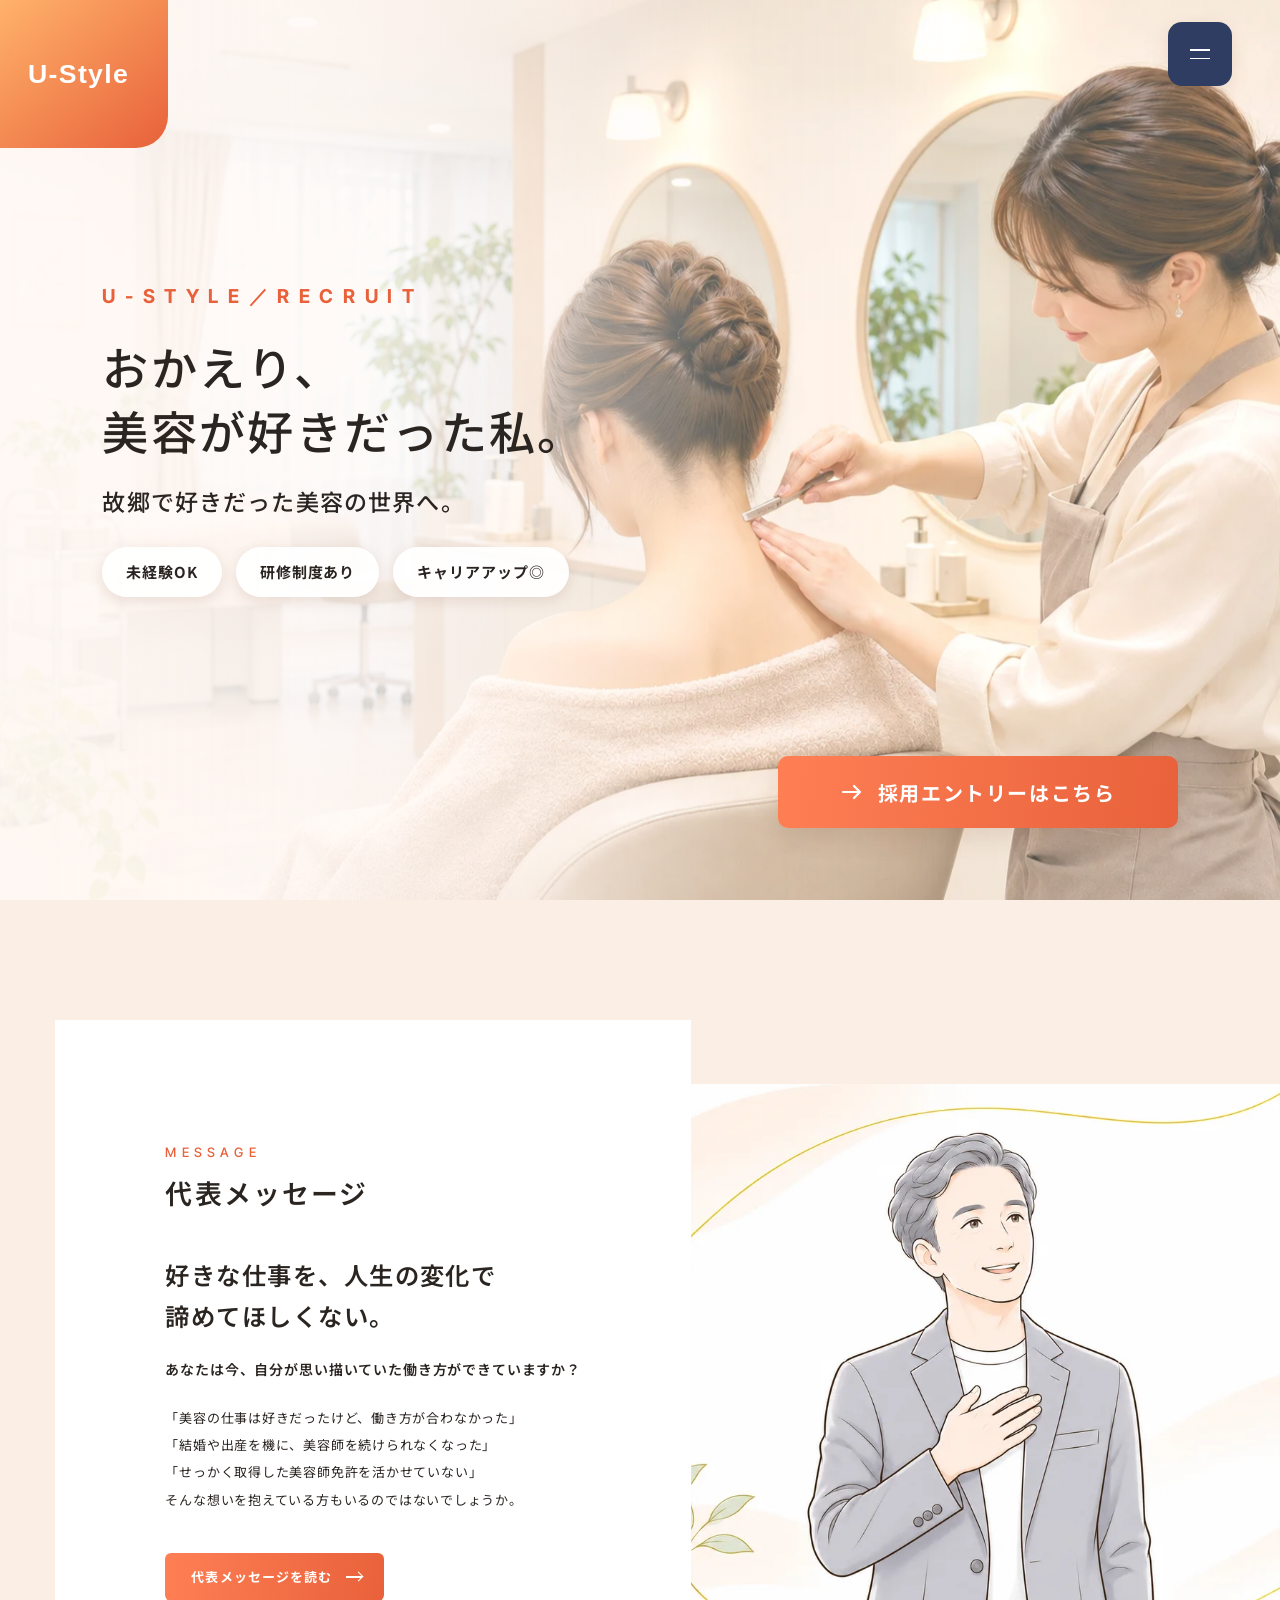
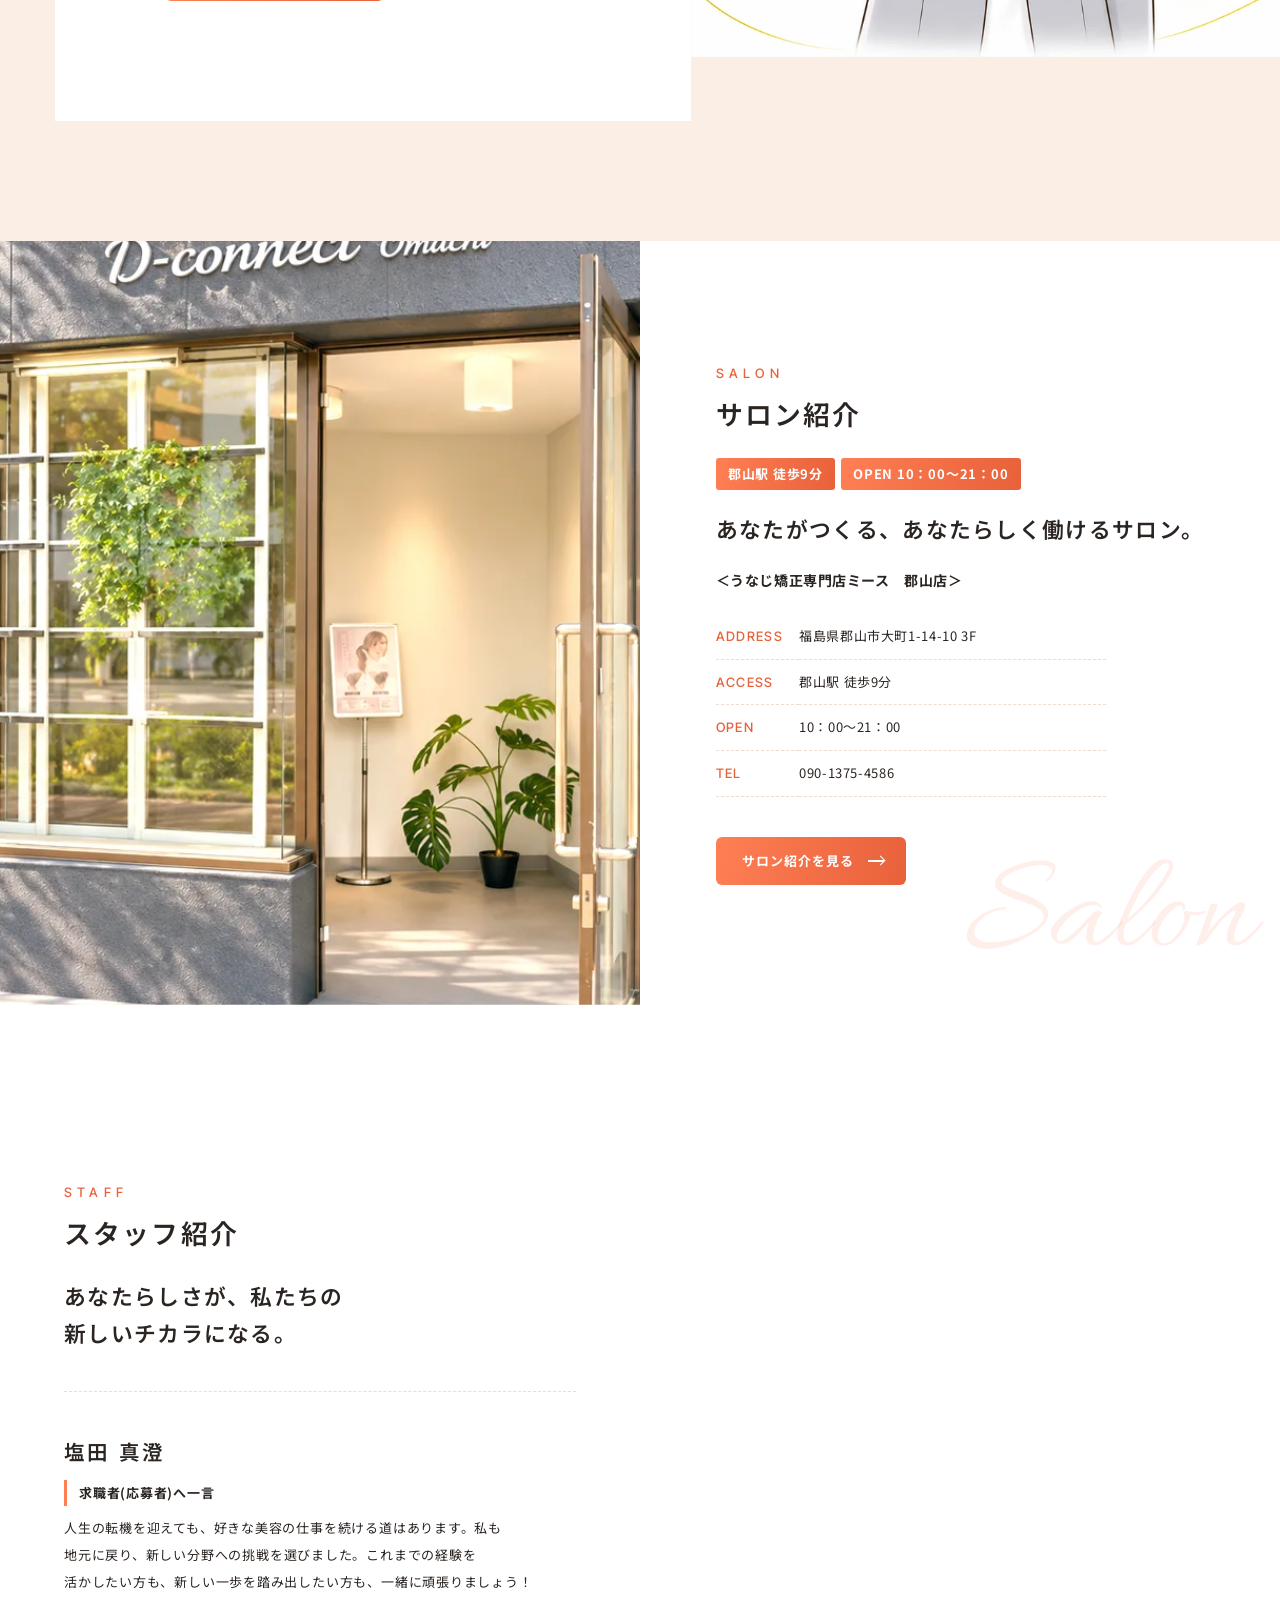
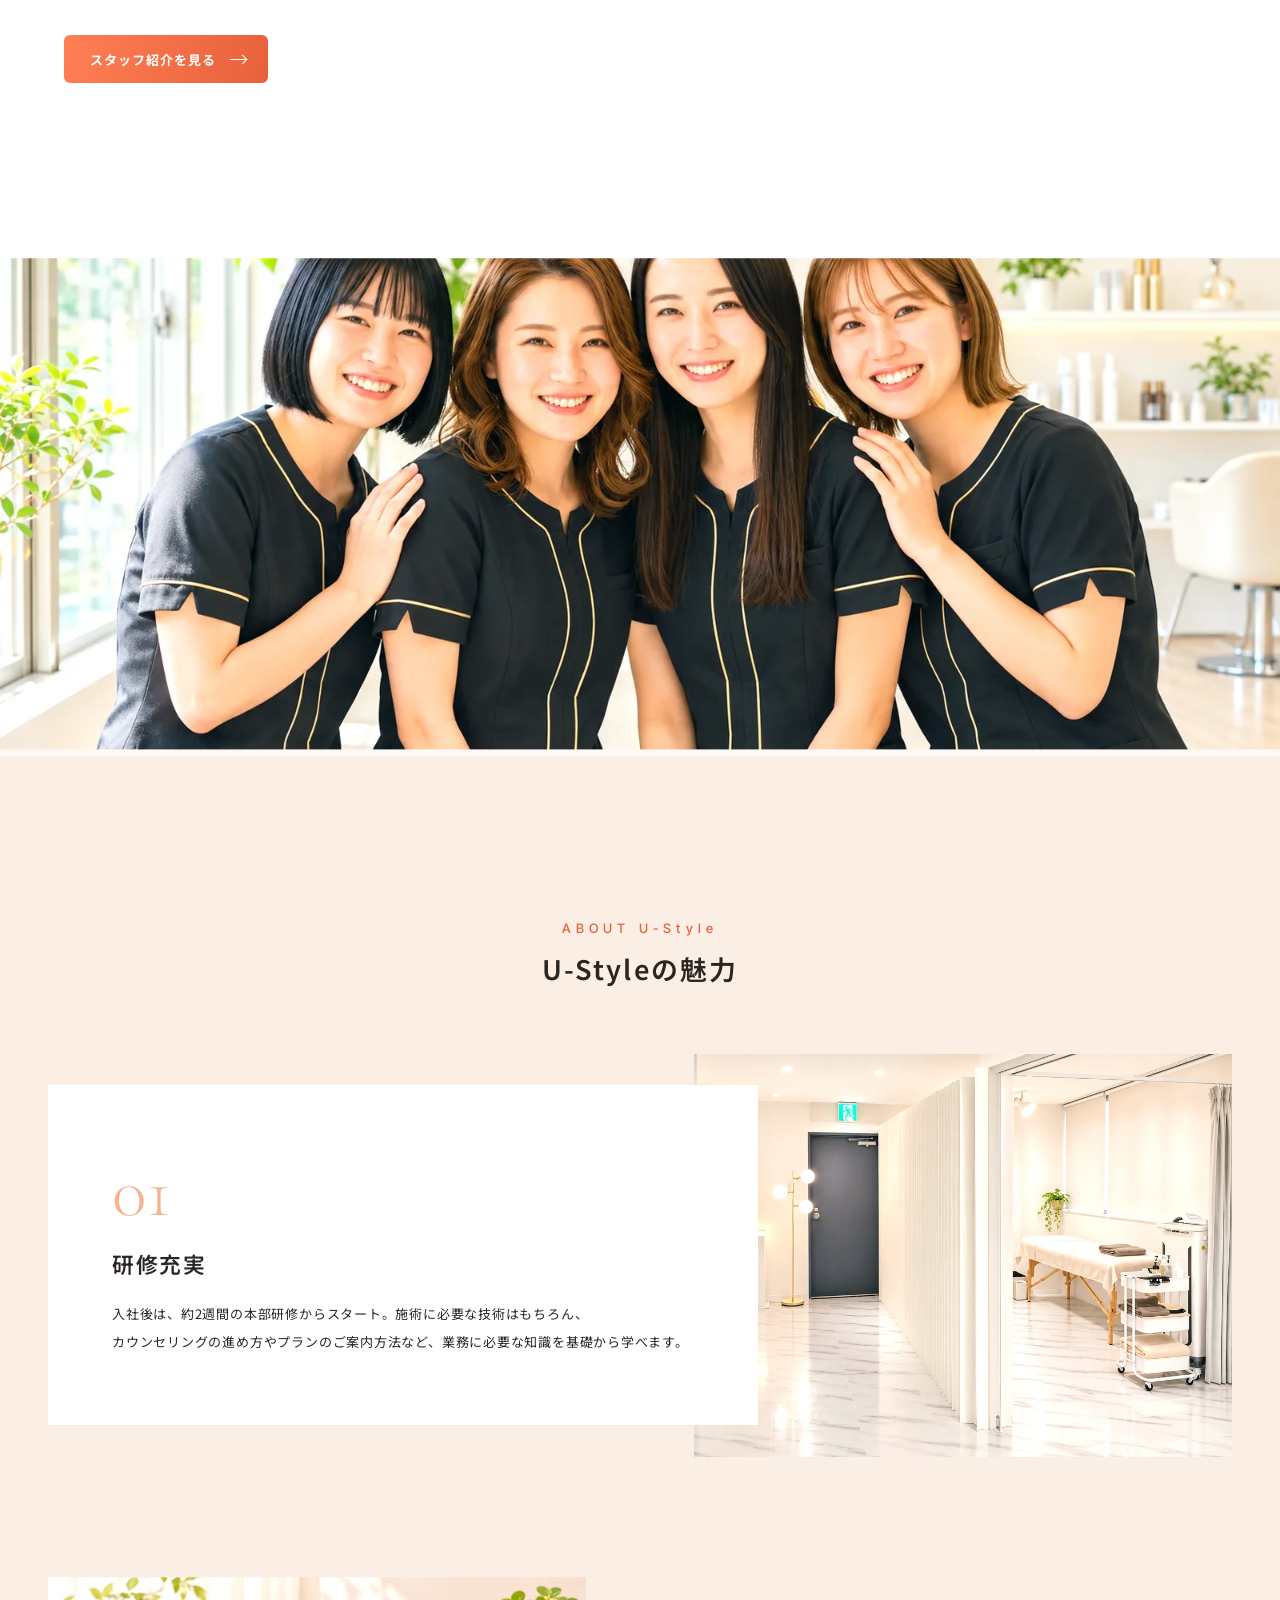
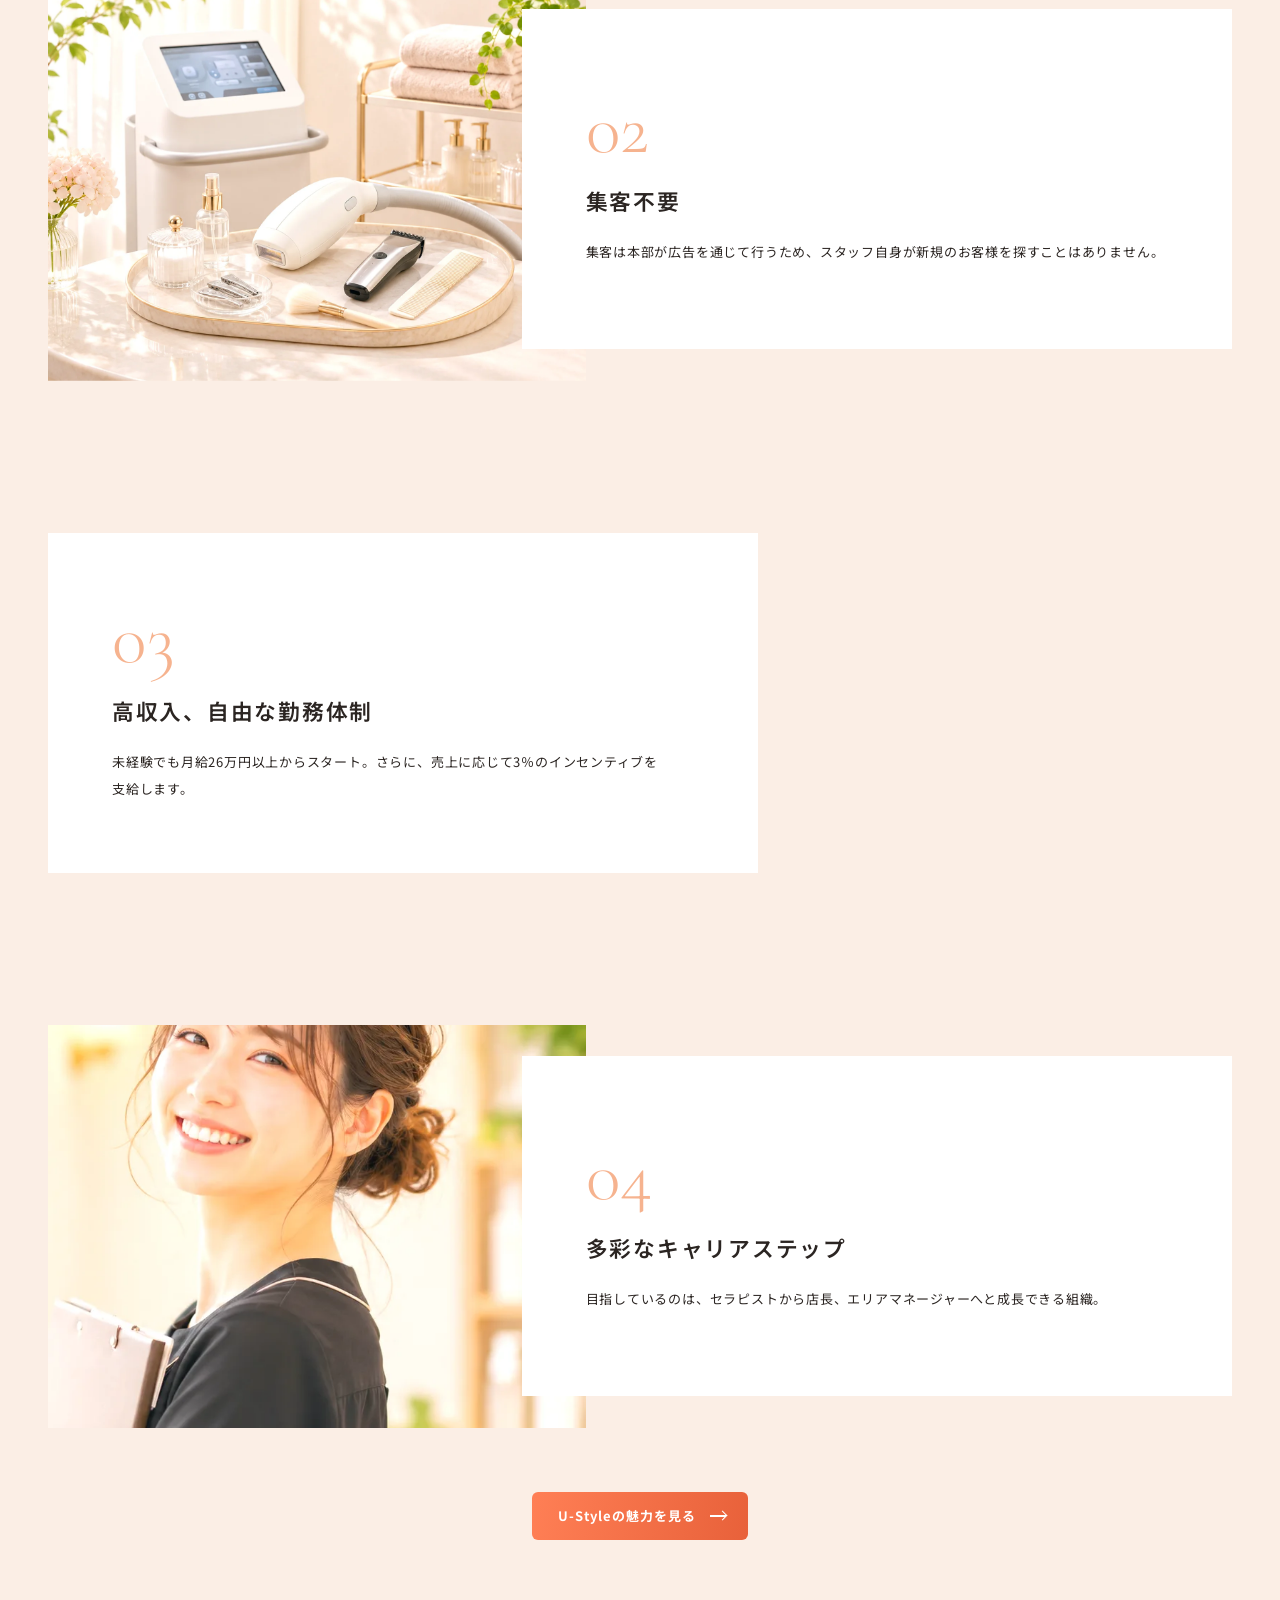
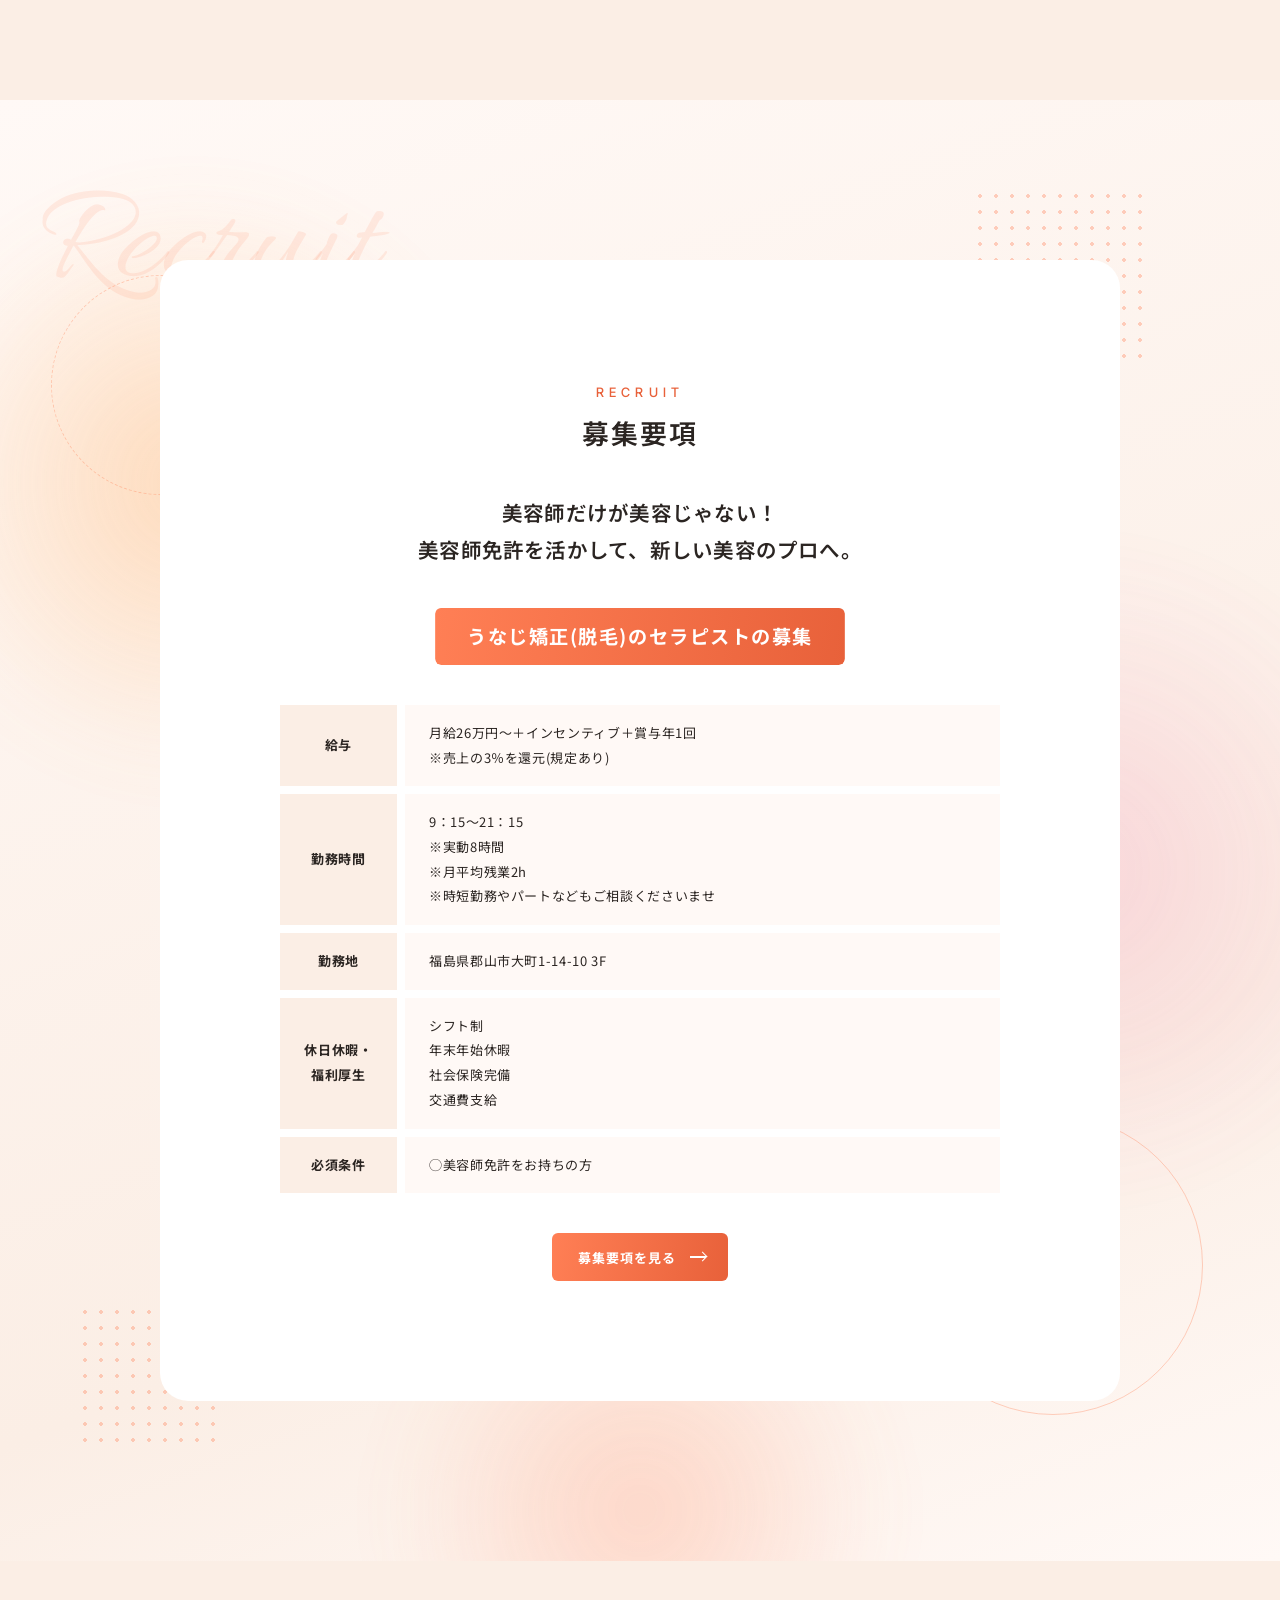
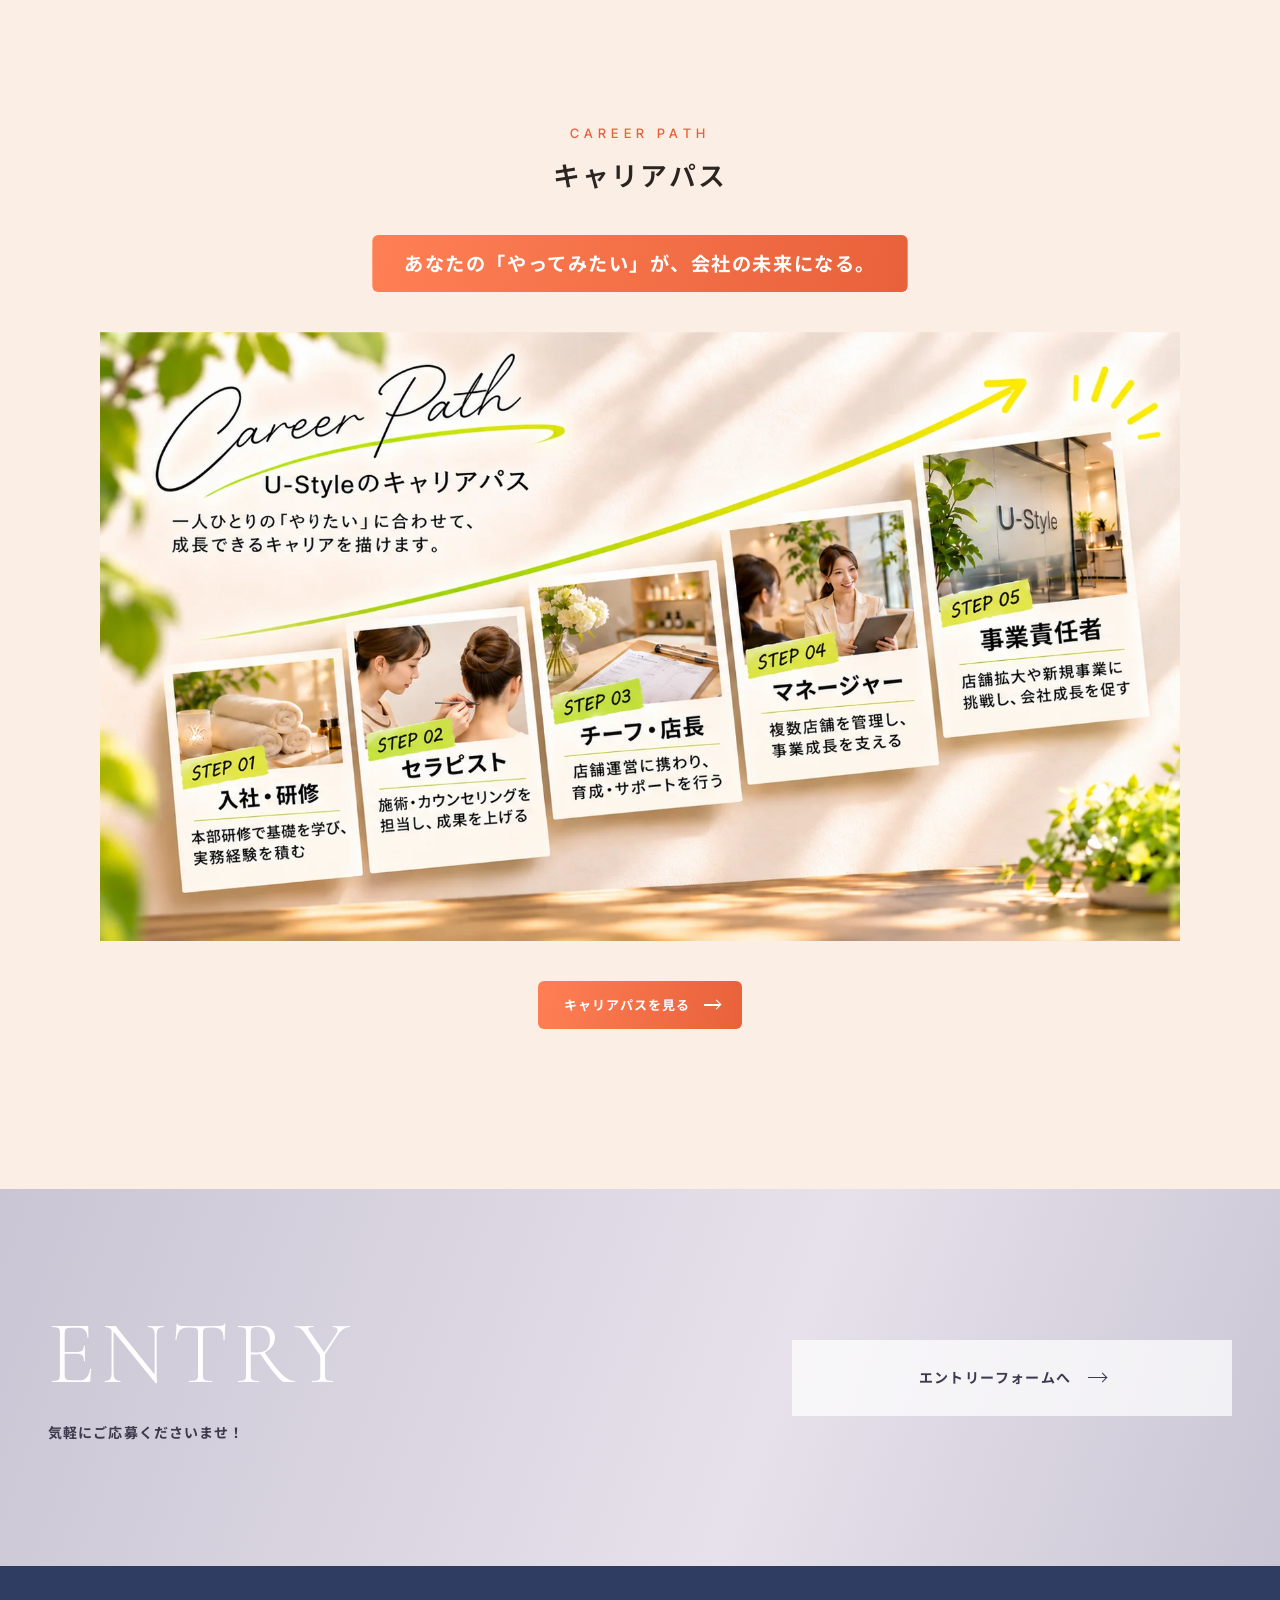
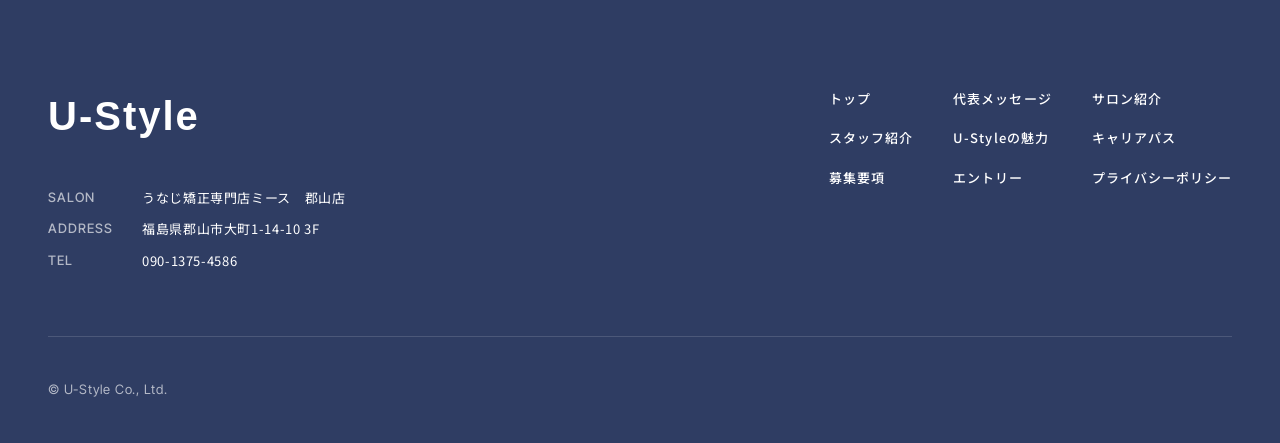
<file: index.html>
<!doctype html>
<html lang="ja">
<head>
<meta charset="utf-8">
<meta name="viewport" content="width=device-width, initial-scale=1">
<meta name="robots" content="noindex, nofollow">
<meta name="generator" content="SPINOVA HP kit v1.0 master">
<title>U-Style株式会社 採用サイト｜福島県郡山市 うなじ矯正のセラピスト募集</title>
<meta name="description" content="福島県郡山市のうなじ矯正専門店ミース 郡山店で、うなじ矯正（脱毛）のセラピストを募集しています。美容師免許を活かして、新しい美容のプロへ。">
<meta property="og:type" content="website">
<meta property="og:site_name" content="U-Style株式会社 採用サイト">
<meta property="og:title" content="U-Style株式会社 採用サイト｜福島県郡山市 うなじ矯正のセラピスト募集">
<meta property="og:description" content="福島県郡山市のうなじ矯正専門店ミース 郡山店で、うなじ矯正（脱毛）のセラピストを募集しています。美容師免許を活かして、新しい美容のプロへ。">
<meta property="og:url" content="https://hse-inc.github.io/ustyle-hp/">
<meta property="og:image" content="https://hse-inc.github.io/ustyle-hp/assets/ogp.jpg?v=20261124a">
<meta property="og:image:width" content="1200">
<meta property="og:image:height" content="630">
<meta name="twitter:card" content="summary_large_image">
<meta name="twitter:image" content="https://hse-inc.github.io/ustyle-hp/assets/ogp.jpg?v=20261124a">
<link rel="preconnect" href="https://fonts.googleapis.com">
<link rel="preconnect" href="https://fonts.gstatic.com" crossorigin>
<link href="https://fonts.googleapis.com/css2?family=Inter+Tight:wght@500;800&family=Noto+Sans+JP:wght@400;500;700&family=Shippori+Mincho+B1:wght@600&family=Cormorant+Garamond:wght@300&family=Allura&display=swap" rel="stylesheet">
<link rel="icon" href="assets/favicon.ico?v=20261126134013" sizes="any">
<link rel="icon" href="assets/favicon-32.png?v=20261126134013" type="image/png" sizes="32x32">
<link rel="apple-touch-icon" href="assets/apple-touch-icon.png?v=20261126134013">
<link rel="stylesheet" href="tokens.css?v=20261126134013">
<link rel="stylesheet" href="base.css?v=20261126134013">
<link rel="stylesheet" href="style.css?v=20261126134013">
</head>
<body>

<header class="header header--corner">
  <a class="logo" href="./" aria-label="U-Style株式会社 トップへ">
    <img class="logo__w" src="assets/logo_w.svg?v=20261126134013" alt="" width="168" height="60">
    <img class="logo__c" src="assets/logo.svg?v=20261126134013" alt="" width="168" height="60">
  </a>
  <div class="header__acts">
    <button class="menu-btn" type="button" aria-expanded="false" aria-controls="drawer" aria-label="メニューを開く"><span></span><span></span></button>
  </div>
</header>

<div class="drawer" id="drawer">
  <ul class="drawer__list">
    <li style="--i:0"><a href="./"><span class="drawer__en" aria-hidden="true">TOP</span><span class="drawer__ja">トップ</span></a></li>
    <li style="--i:1"><a href="message/"><span class="drawer__en" aria-hidden="true">MESSAGE</span><span class="drawer__ja">代表メッセージ</span></a></li>
    <li style="--i:2"><a href="salon/"><span class="drawer__en" aria-hidden="true">SALON</span><span class="drawer__ja">サロン紹介</span></a></li>
    <li style="--i:3"><a href="staff/"><span class="drawer__en" aria-hidden="true">STAFF</span><span class="drawer__ja">スタッフ紹介</span></a></li>
    <li style="--i:4"><a href="appeal/"><span class="drawer__en" aria-hidden="true">ABOUT U-Style</span><span class="drawer__ja">U-Styleの魅力</span></a></li>
    <li style="--i:5"><a href="career/"><span class="drawer__en" aria-hidden="true">CAREER PATH</span><span class="drawer__ja">キャリアパス</span></a></li>
    <li style="--i:6"><a href="requirements/"><span class="drawer__en" aria-hidden="true">RECRUIT</span><span class="drawer__ja">募集要項</span></a></li>
    <li style="--i:7"><a href="entry/"><span class="drawer__en" aria-hidden="true">ENTRY</span><span class="drawer__ja">エントリー</span></a></li>
    <li style="--i:8"><a href="privacy/"><span class="drawer__en" aria-hidden="true">PRIVACY POLICY</span><span class="drawer__ja">プライバシーポリシー</span></a></li>
  </ul>
</div>

<main>

    <div class="loading" aria-hidden="true"><div class="loading__in"><img class="loading__logo" src="assets/logo.svg?v=20261126134013" alt="" width="168" height="60"></div></div>

    <section class="fv">
    <div class="fv__pics" aria-hidden="true">
      <div class="fv__pic"><img src="assets/fv-care.webp?v=20261126134013" alt="" width="1448" height="1086"></div>
    </div>
    <div class="fv__body" data-on-photo>
      <p class="fv__en" aria-hidden="true" data-todo>U-STYLE／RECRUIT</p>
      <h1 class="fv__catch"><span class="fv__ln">おかえり、</span><span class="fv__ln">美容が<wbr>好きだった私。</span></h1>
      <p class="fv__sub">故郷で<wbr>好きだった<wbr>美容の<wbr>世界へ。</p>
      <ul class="fv__tags" data-todo>
        <li>未経験OK</li>
        <li>研修制度あり</li>
        <li>キャリアアップ◎</li>
      </ul>
      <a class="fv__cta" href="entry/" data-todo><svg viewBox="0 0 24 24" aria-hidden="true"><path d="M3 12h17M14 6l6 6-6 6" fill="none" stroke="currentColor" stroke-width="2.2" stroke-linecap="round" stroke-linejoin="round"/></svg><span>採用エントリーはこちら</span></a>
    </div>
  </section>

    <section class="msg" id="message">
    <div class="msg__panel rv">
      <div class="hd" data-fx="head"><p class="hd__en" aria-hidden="true">MESSAGE</p><h2 class="hd__ja">代表メッセージ</h2></div>
      <p class="msg__lead">好きな仕事を、<wbr>人生の変化で<wbr>諦めてほしくない。</p>
      <p class="msg__q">あなたは今、<wbr>自分が<wbr>思い描いていた<wbr>働き方が<wbr>できていますか？</p>
      <p class="txt">「美容の仕事は<wbr>好きだったけど、<wbr>働き方が<wbr>合わなかった」<br>「結婚や出産を機に、<wbr>美容師を<wbr>続けられなくなった」<br>「せっかく取得した<wbr>美容師免許を<wbr>活かせていない」<br>そんな想いを<wbr>抱えている方も<wbr>いるのでは<wbr>ないでしょうか。</p>
      <a class="go" href="message/" data-todo><span>代表メッセージを読む</span><i aria-hidden="true"></i></a>
    </div>
    <figure class="msg__pic" data-fx="wipe-r"><img src="assets/message.webp?v=20261126134013" alt="" width="1200" height="800" loading="lazy" data-todo></figure>
  </section>

    <section class="salon" id="salon">
    <figure class="salon__pic" data-fx="wipe"><img src="assets/salon.webp?v=20261126134013" alt="うなじ矯正専門店ミース 郡山店の入口" width="1200" height="900" loading="lazy"></figure>
    <div class="salon__body rv">
      <div class="hd" data-fx="head"><p class="hd__en" aria-hidden="true">SALON</p><h2 class="hd__ja">サロン紹介</h2></div>
      <ul class="pills" data-fx="list"><li>郡山駅 徒歩9分</li><li>OPEN 10：00〜21：00</li></ul>
      <p class="salon__lead">あなたがつくる、<wbr>あなたらしく<wbr>働けるサロン。</p>
      <p class="salon__name">＜うなじ矯正専門店ミース　郡山店＞</p>
      <dl class="sinfo" data-fx="list">
        <dt>ADDRESS</dt><dd>福島県郡山市大町<span class="nb">1-14-10 3F</span></dd>
        <dt>ACCESS</dt><dd>郡山駅 徒歩9分</dd>
        <dt>OPEN</dt><dd><span class="nb">10：00〜21：00</span></dd>
        <dt>TEL</dt><dd><a class="nb" href="tel:09013754586">090-1375-4586</a></dd>
      </dl>
      <a class="go" href="salon/" data-todo><span>サロン紹介を見る</span><i aria-hidden="true"></i></a>
      <p class="script" aria-hidden="true" data-px="0.1">Salon</p>
    </div>
  </section>

    <section class="staff" id="staff">
    <div class="staff__row">
      <div class="staff__body rv">
        <div class="hd" data-fx="head"><p class="hd__en" aria-hidden="true">STAFF</p><h2 class="hd__ja">スタッフ紹介</h2></div>
        <p class="staff__lead">あなたらしさが、<wbr>私たちの<wbr>新しいチカラになる。</p>
        <div class="staff__say">
          <p class="staff__name">塩田 真澄</p>
          <p class="staff__q">求職者(応募者)へ一言</p>
          <p class="txt">人生の転機を迎えても、<wbr>好きな<wbr>美容の仕事を<wbr>続ける道は<wbr>あります。<wbr>私も<wbr>地元に戻り、<wbr>新しい分野への<wbr>挑戦を<wbr>選びました。<wbr>これまでの経験を<wbr>活かしたい方も、<wbr>新しい一歩を<wbr>踏み出したい方も、<wbr>一緒に<wbr>頑張りましょう！</p>
        </div>
        <a class="go" href="staff/" data-todo><span>スタッフ紹介を見る</span><i aria-hidden="true"></i></a>
      </div>
      <figure class="staff__pic" data-fx="wipe-r"><img src="assets/staff.webp?v=20261126134013" alt="スタッフの塩田 真澄さん" width="1086" height="1448" loading="lazy"></figure>
    </div>
    <figure class="band" data-fx="wipe"><img src="assets/team.webp?v=20261126134013" alt="" width="1600" height="900" loading="lazy"></figure>
  </section>

    <section class="appeal" id="appeal">
    <div class="wrap">
      <div class="hd hd--c" data-fx="head"><p class="hd__en" aria-hidden="true">ABOUT U-Style</p><h2 class="hd__ja">U-Styleの魅力</h2></div>
      <ol class="rows">
        <li class="row">
          <div class="row__box" data-fx="slide"><p class="row__no" aria-hidden="true">01</p><h3 class="row__ttl"><span class="vh">①</span>研修充実</h3><p class="txt">入社後は、<wbr>約2週間の<wbr>本部研修から<wbr>スタート。<wbr>施術に必要な<wbr>技術はもちろん、<wbr>カウンセリングの<wbr>進め方や<wbr>プランの<wbr>ご案内方法など、<wbr>業務に必要な<wbr>知識を<wbr>基礎から<wbr>学べます。</p></div>
          <figure class="row__pic" data-fx="wipe"><img src="assets/point-1.webp?v=20261126134013" alt="" width="1000" height="750" loading="lazy"></figure>
        </li>
        <li class="row">
          <div class="row__box" data-fx="slide"><p class="row__no" aria-hidden="true">02</p><h3 class="row__ttl"><span class="vh">②</span>集客不要</h3><p class="txt">集客は<wbr>本部が<wbr>広告を通じて<wbr>行うため、<wbr>スタッフ自身が<wbr>新規の<wbr>お客様を<wbr>探すことは<wbr>ありません。</p></div>
          <figure class="row__pic" data-fx="wipe"><img src="assets/recruit.webp?v=20261126134013" alt="" width="1600" height="1200" loading="lazy"></figure>
        </li>
        <li class="row">
          <div class="row__box" data-fx="slide"><p class="row__no" aria-hidden="true">03</p><h3 class="row__ttl"><span class="vh">③</span>高収入、<wbr>自由な勤務体制</h3><p class="txt">未経験でも<wbr>月給26万円以上から<wbr>スタート。<wbr>さらに、<wbr>売上に応じて<wbr>3％の<wbr>インセンティブを<wbr>支給します。</p></div>
          <figure class="row__pic" data-fx="wipe"><img src="assets/staff-team.webp?v=20261126134013" alt="" width="1200" height="800" loading="lazy"></figure>
        </li>
        <li class="row">
          <div class="row__box" data-fx="slide"><p class="row__no" aria-hidden="true">04</p><h3 class="row__ttl"><span class="vh">④</span>多彩な<wbr>キャリアステップ</h3><p class="txt">目指しているのは、<wbr>セラピストから<wbr>店長、<wbr>エリアマネージャーへと<wbr>成長できる組織。</p></div>
          <figure class="row__pic" data-fx="wipe"><img src="assets/point-4.webp?v=20261126134013" alt="" width="755" height="916" loading="lazy"></figure>
        </li>
      </ol>
      <div class="more rv"><a class="go" href="appeal/" data-todo><span>U-Styleの魅力を見る</span><i aria-hidden="true"></i></a></div>
    </div>
  </section>

    <section class="req" id="recruit">
    <div class="req__deco" aria-hidden="true"><span class="blob blob--1"></span><span class="blob blob--2"></span><span class="blob blob--3"></span><span class="ring ring--1"></span><span class="ring ring--2"></span><span class="dots dots--1"></span><span class="dots dots--2"></span><p class="script script--req" data-px="0.12">Recruit</p></div>
    <div class="wrap">
      <div class="req__panel rv">
        <div class="hd hd--c" data-fx="head"><p class="hd__en" aria-hidden="true">RECRUIT</p><h2 class="hd__ja">募集要項</h2></div>
        <p class="req__lead">美容師だけが<wbr>美容じゃない！<br>美容師免許を<wbr>活かして、<wbr>新しい<wbr>美容のプロへ。</p>
        <p class="pill-h" data-fx="pill">うなじ矯正(脱毛)の<wbr>セラピストの募集</p>
        <dl class="tbl" data-fx="list">
          <div><dt>給与</dt><dd>月給26万円〜＋<wbr>インセンティブ＋<wbr>賞与年1回<br>※売上の3％を還元(規定あり)</dd></div>
          <div><dt>勤務時間</dt><dd>9：15〜21：15<br>※実動8時間<br>※月平均残業2h<br>※時短勤務や<wbr>パートなども<wbr>ご相談くださいませ</dd></div>
          <div><dt>勤務地</dt><dd>福島県郡山市大町<span class="nb">1-14-10 3F</span></dd></div>
          <div><dt>休日休暇・<wbr>福利厚生</dt><dd>シフト制<br>年末年始休暇<br>社会保険完備<br>交通費支給</dd></div>
          <div><dt>必須条件</dt><dd>◯美容師免許を<wbr>お持ちの方</dd></div>
        </dl>
        <a class="go" href="requirements/" data-todo><span>募集要項を見る</span><i aria-hidden="true"></i></a>
      </div>
    </div>
  </section>

    <section class="career" id="career">
    <div class="wrap">
      <div class="hd hd--c" data-fx="head"><p class="hd__en" aria-hidden="true">CAREER PATH</p><h2 class="hd__ja">キャリアパス</h2></div>
      <p class="pill-h pill-h--l" data-fx="pill">あなたの<wbr>「やってみたい」が、<wbr>会社の<wbr>未来になる。</p>
      <figure class="career__pic" data-fx="wipe"><img src="assets/career.webp?v=20261126134013" alt="キャリアパスの図：入社・研修、セラピスト、チーフ・店長、マネージャー、事業責任者" width="1600" height="902" loading="lazy"></figure>
      <div class="more rv"><a class="go" href="career/" data-todo><span>キャリアパスを見る</span><i aria-hidden="true"></i></a></div>
    </div>
  </section>

    <section class="entry" id="entry">
    <div class="wrap entry__in">
      <div class="entry__txt rv">
        <p class="entry__en" aria-hidden="true">ENTRY</p>
        <p class="entry__lead">気軽に<wbr>ご応募くださいませ！</p>
      </div>
      <a class="entry__btn rv" href="entry/" data-todo>エントリーフォームへ<i aria-hidden="true"></i></a>
    </div>
  </section>

</main>

<footer class="footer">
  <div class="wrap footer__top">
    <div class="footer__co">
      <a class="footer__logo" href="./" aria-label="U-Style株式会社 トップへ"><img src="assets/logo_w.svg?v=20261126134013" alt="" width="168" height="60" loading="lazy"></a>
      <dl class="footer__info">
        <dt>SALON</dt><dd>うなじ矯正専門店ミース　郡山店</dd>
        <dt>ADDRESS</dt><dd>福島県郡山市大町<span class="nb">1-14-10 3F</span></dd>
        <dt>TEL</dt><dd><a class="nb" href="tel:09013754586">090-1375-4586</a></dd>
      </dl>
    </div>
    <ul class="footer__nav">
      <li><a href="./">トップ</a></li>
      <li><a href="message/">代表メッセージ</a></li>
      <li><a href="salon/">サロン紹介</a></li>
      <li><a href="staff/">スタッフ紹介</a></li>
      <li><a href="appeal/">U-Styleの魅力</a></li>
      <li><a href="career/">キャリアパス</a></li>
      <li><a href="requirements/">募集要項</a></li>
      <li><a href="entry/">エントリー</a></li>
      <li><a href="privacy/">プライバシーポリシー</a></li>
    </ul>
  </div>
  <p class="wrap footer__copy">© U-Style Co., Ltd.</p>
</footer>

<script src="site.js?v=20261126134013"></script>
</body>
</html>
</file>
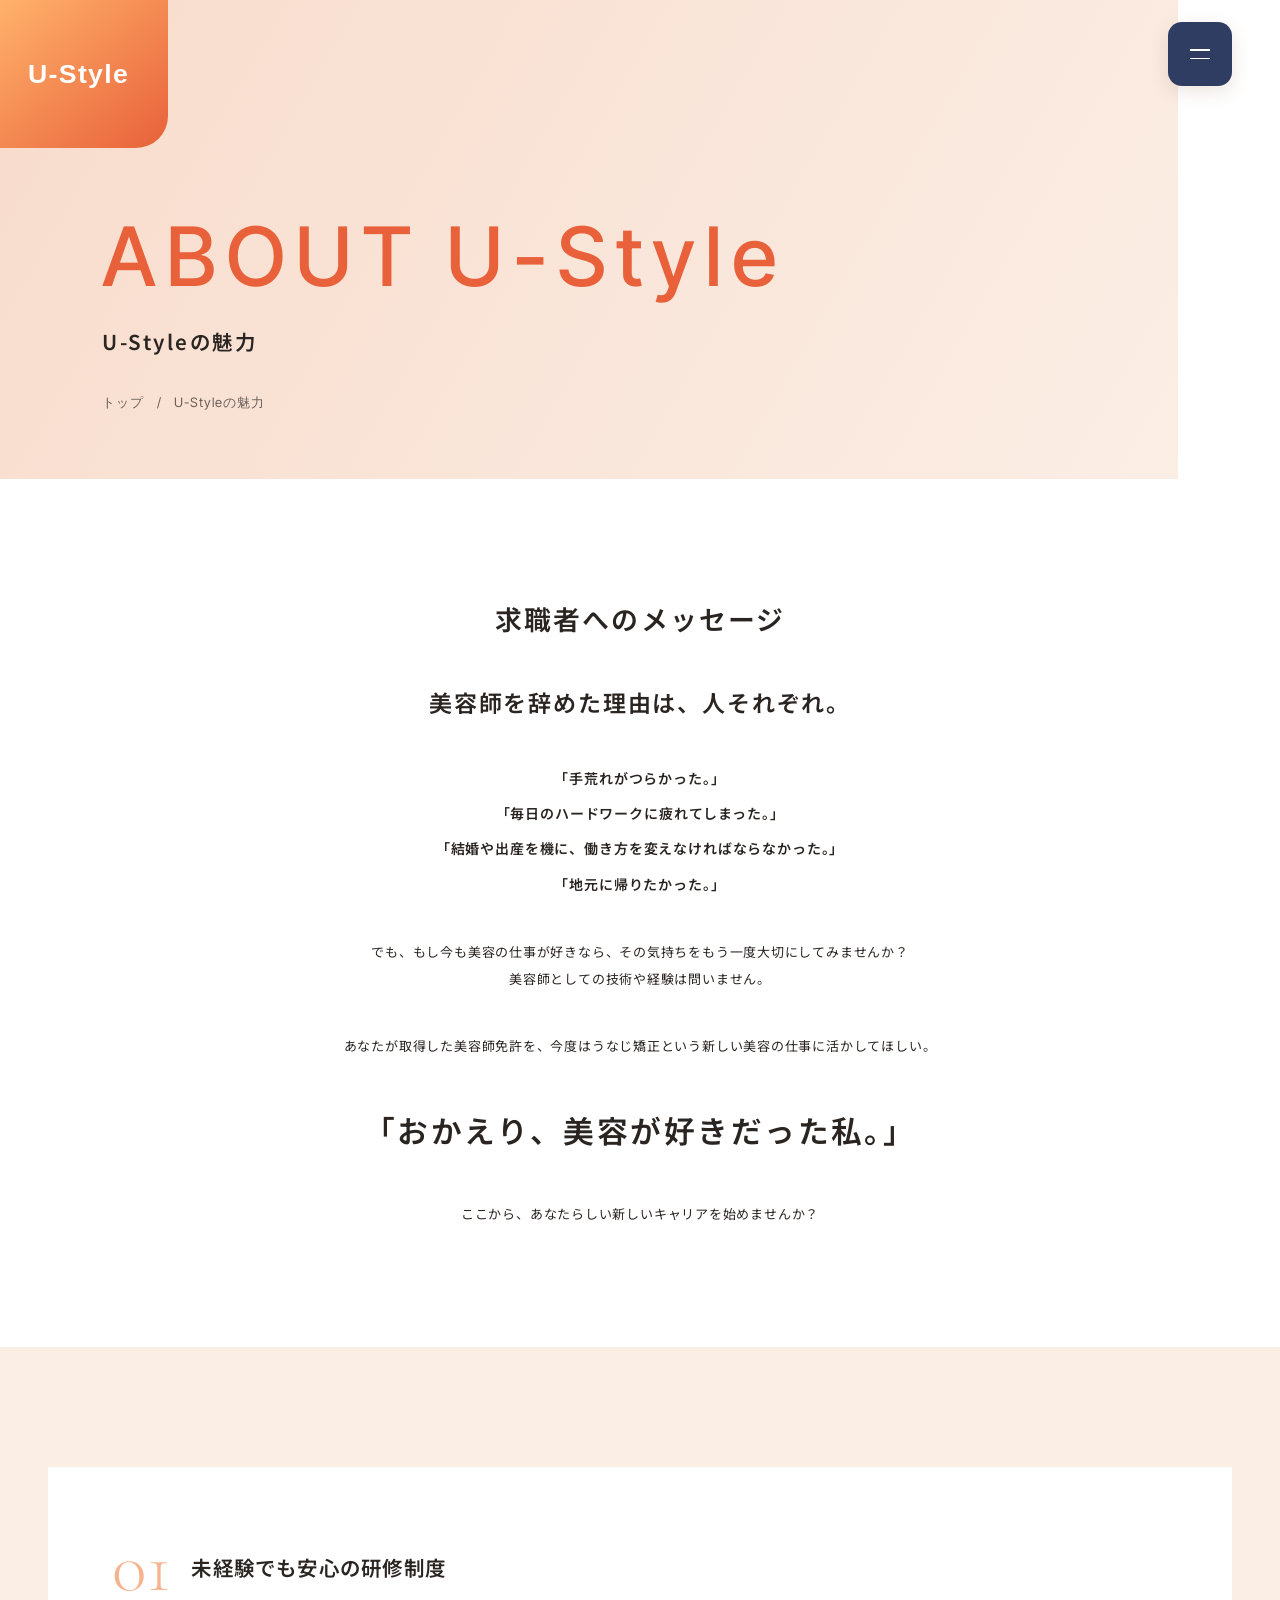
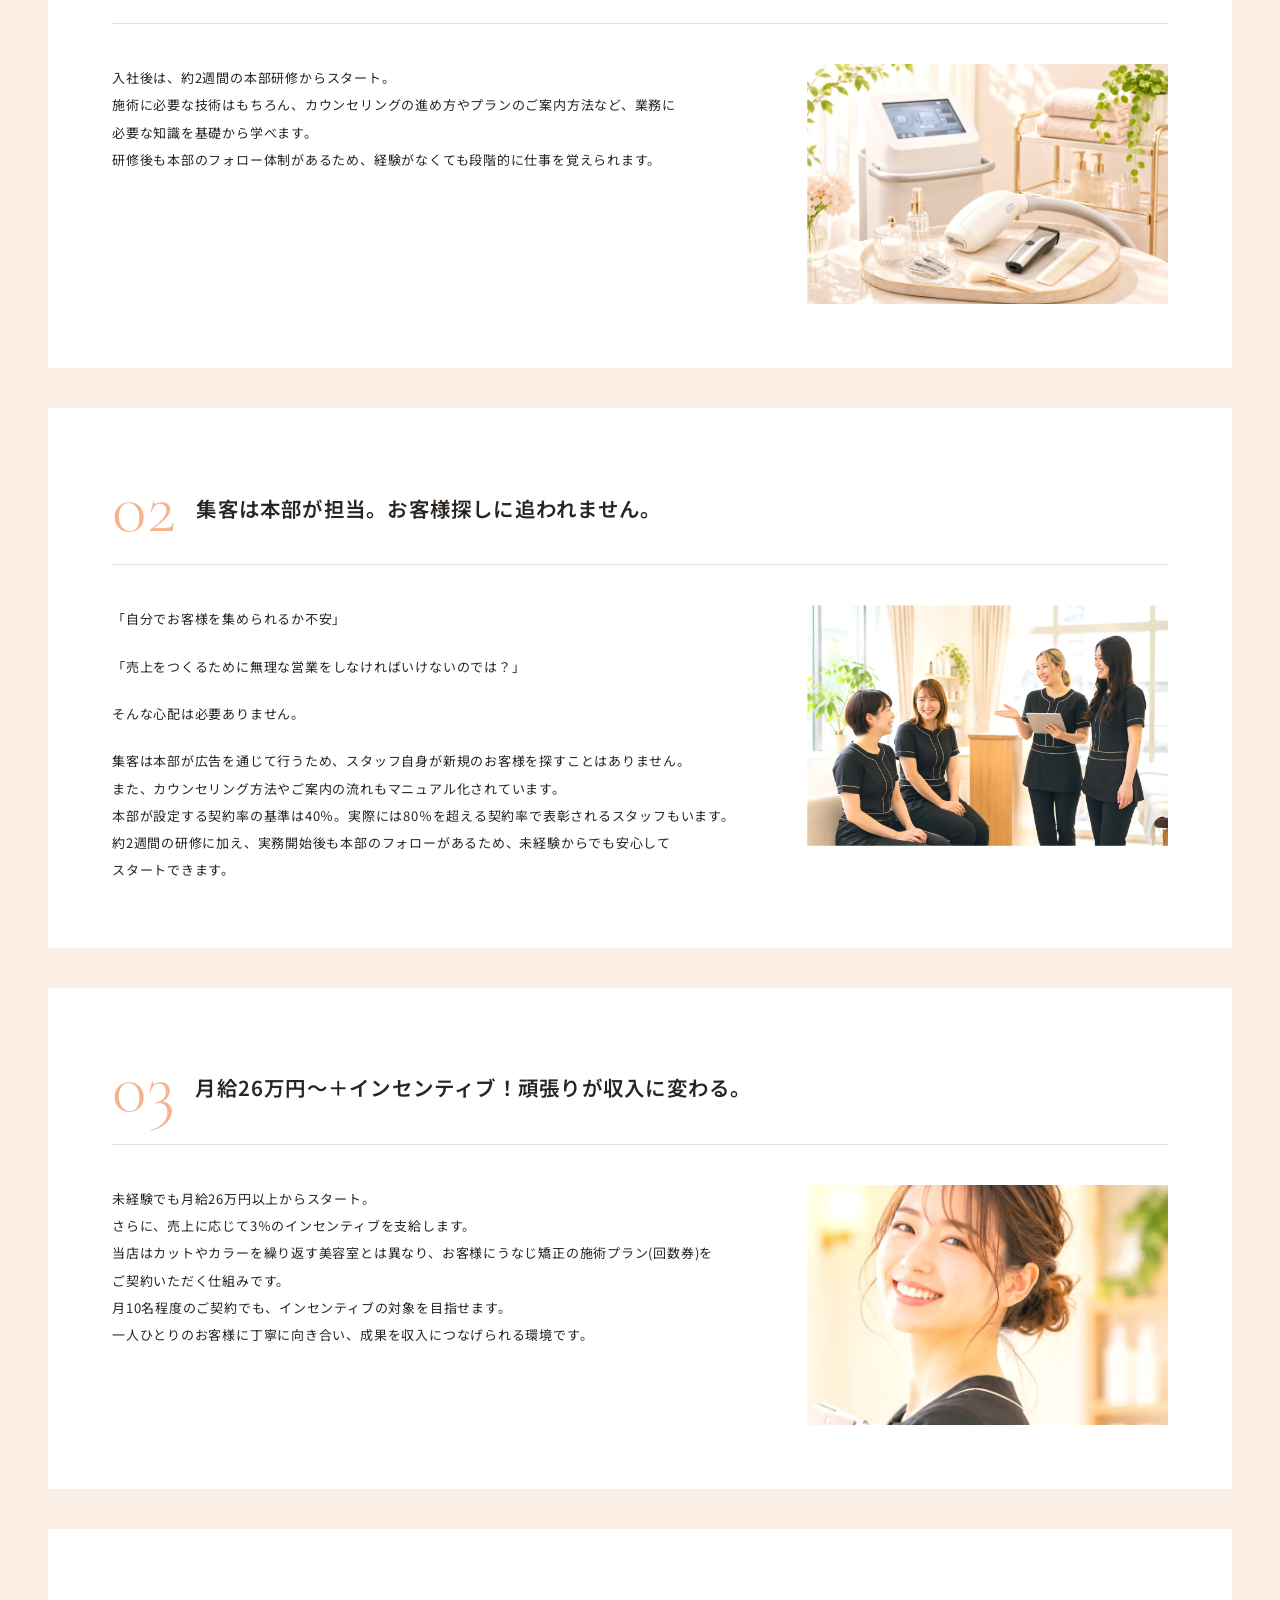
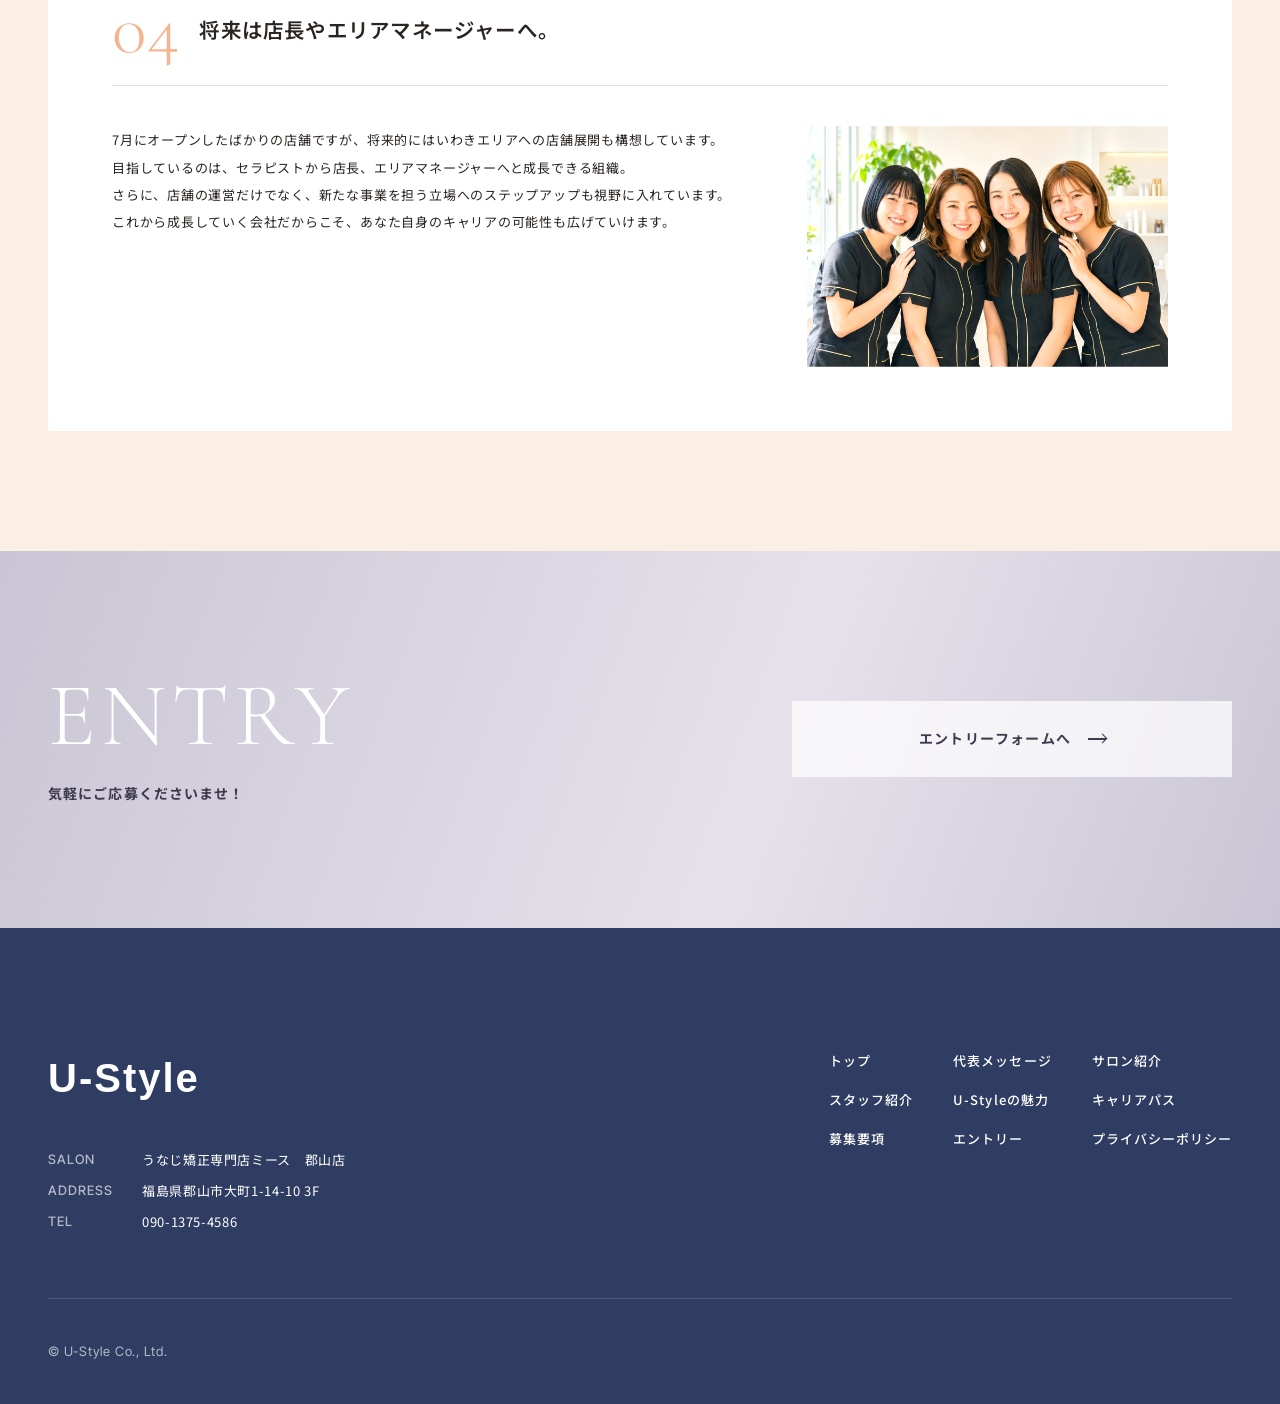
<file: appeal/index.html>
<!doctype html>
<html lang="ja">
<head>
<meta charset="utf-8">
<meta name="viewport" content="width=device-width, initial-scale=1">
<meta name="robots" content="noindex, nofollow">
<meta name="generator" content="SPINOVA HP kit v1.0 master">
<title>U-Styleの魅力｜U-Style株式会社 採用サイト</title>
<meta name="description" content="あなたが取得した美容師免許を、今度はうなじ矯正という新しい美容の仕事に活かしてほしい。U-Styleの魅力。">
<meta property="og:type" content="article">
<meta property="og:site_name" content="U-Style株式会社 採用サイト">
<meta property="og:title" content="U-Styleの魅力｜U-Style株式会社 採用サイト">
<meta property="og:description" content="あなたが取得した美容師免許を、今度はうなじ矯正という新しい美容の仕事に活かしてほしい。U-Styleの魅力。">
<meta property="og:url" content="https://hse-inc.github.io/ustyle-hp/appeal/">
<meta property="og:image" content="https://hse-inc.github.io/ustyle-hp/assets/ogp.jpg?v=20261124a">
<meta property="og:image:width" content="1200">
<meta property="og:image:height" content="630">
<meta name="twitter:card" content="summary_large_image">
<meta name="twitter:image" content="https://hse-inc.github.io/ustyle-hp/assets/ogp.jpg?v=20261124a">
<link rel="preconnect" href="https://fonts.googleapis.com">
<link rel="preconnect" href="https://fonts.gstatic.com" crossorigin>
<link href="https://fonts.googleapis.com/css2?family=Inter+Tight:wght@500;800&family=Noto+Sans+JP:wght@400;500;700&family=Shippori+Mincho+B1:wght@600&family=Cormorant+Garamond:wght@300&family=Allura&display=swap" rel="stylesheet">
<link rel="icon" href="../assets/favicon.ico?v=20261126134013" sizes="any">
<link rel="icon" href="../assets/favicon-32.png?v=20261126134013" type="image/png" sizes="32x32">
<link rel="apple-touch-icon" href="../assets/apple-touch-icon.png?v=20261126134013">
<link rel="stylesheet" href="../tokens.css?v=20261126134013">
<link rel="stylesheet" href="../base.css?v=20261126134013">
<link rel="stylesheet" href="../style.css?v=20261126134013">
</head>
<body class="is-sub is-sub--appeal">

<header class="header header--corner">
  <a class="logo" href="../" aria-label="U-Style株式会社 トップへ">
    <img class="logo__w" src="../assets/logo_w.svg?v=20261126134013" alt="" width="168" height="60">
    <img class="logo__c" src="../assets/logo.svg?v=20261126134013" alt="" width="168" height="60">
  </a>
  <div class="header__acts">
    <button class="menu-btn" type="button" aria-expanded="false" aria-controls="drawer" aria-label="メニューを開く"><span></span><span></span></button>
  </div>
</header>

<div class="drawer" id="drawer">
  <ul class="drawer__list">
    <li style="--i:0"><a href="../"><span class="drawer__en" aria-hidden="true">TOP</span><span class="drawer__ja">トップ</span></a></li>
    <li style="--i:1"><a href="../message/"><span class="drawer__en" aria-hidden="true">MESSAGE</span><span class="drawer__ja">代表メッセージ</span></a></li>
    <li style="--i:2"><a href="../salon/"><span class="drawer__en" aria-hidden="true">SALON</span><span class="drawer__ja">サロン紹介</span></a></li>
    <li style="--i:3"><a href="../staff/"><span class="drawer__en" aria-hidden="true">STAFF</span><span class="drawer__ja">スタッフ紹介</span></a></li>
    <li style="--i:4"><a href="../appeal/" aria-current="page"><span class="drawer__en" aria-hidden="true">ABOUT U-Style</span><span class="drawer__ja">U-Styleの魅力</span></a></li>
    <li style="--i:5"><a href="../career/"><span class="drawer__en" aria-hidden="true">CAREER PATH</span><span class="drawer__ja">キャリアパス</span></a></li>
    <li style="--i:6"><a href="../requirements/"><span class="drawer__en" aria-hidden="true">RECRUIT</span><span class="drawer__ja">募集要項</span></a></li>
    <li style="--i:7"><a href="../entry/"><span class="drawer__en" aria-hidden="true">ENTRY</span><span class="drawer__ja">エントリー</span></a></li>
    <li style="--i:8"><a href="../privacy/"><span class="drawer__en" aria-hidden="true">PRIVACY POLICY</span><span class="drawer__ja">プライバシーポリシー</span></a></li>
  </ul>
</div>

<main>
    <section class="phero">
    <div class="phero__panel">
      <p class="phero__en rv" aria-hidden="true"><span class="mask"><span>ABOUT</span></span><span class="mask"><span>U-Style</span></span></p>
      <h1 class="phero__ja">U-Styleの<wbr>魅力</h1>
      <ol class="crumb"><li><a href="../">トップ</a></li><li>U-Styleの<wbr>魅力</li></ol>
    </div>
  </section>

  <section class="ap-msg">
    <div class="wrap ap-msg__in rv">
      <h2 class="hd__ja">求職者への<wbr>メッセージ</h2>
      <p class="ap-msg__lead">美容師を<wbr>辞めた<wbr>理由は、<wbr>人それぞれ。</p>
      <ul class="ap-msg__why" data-fx="list">
        <li>「手荒れがつらかった。」</li>
        <li>「毎日の<wbr>ハードワークに<wbr>疲れてしまった。」</li>
        <li>「結婚や<wbr>出産を<wbr>機に、<wbr>働き方を<wbr>変えなければならなかった。」</li>
        <li>「地元に<wbr>帰りたかった。」</li>
      </ul>
      <p class="txt">でも、<wbr>もし<wbr>今も<wbr>美容の<wbr>仕事が<wbr>好きなら、<wbr>その<wbr>気持ちをもう一度大切にしてみませんか？<br>美容師としての<wbr>技術や<wbr>経験は<wbr>問いません。</p>
      <p class="txt">あなたが<wbr>取得した<wbr>美容師免許を、<wbr>今度はうなじ矯正という<wbr>新しい<wbr>美容の<wbr>仕事に<wbr>活かしてほしい。</p>
      <p class="ap-msg__key"><span class="nb">「おかえり、</span><wbr><span class="nb">美容が好きだった私。」</span></p>
      <p class="txt">ここから、<wbr>あなたらしい<wbr>新しい<wbr>キャリアを<wbr>始めませんか？</p>
    </div>
  </section>

  <section class="pts">
    <div class="wrap">
      <ol class="pts__list">
        <li class="pt">
          <div class="pt__head" data-fx="slide"><p class="pt__no" aria-hidden="true">01</p><h2 class="pt__ttl">未経験でも<wbr>安心の<wbr>研修制度</h2></div>
          <div class="pt__txt rv"><p class="txt">入社後は、<wbr>約2週間の<wbr>本部研修から<wbr>スタート。<br>施術に<wbr>必要な技術はもちろん、<wbr>カウンセリングの<wbr>進め方や<wbr>プランの<wbr>ご案内方法など、<wbr>業務に<wbr>必要な知識を<wbr>基礎から<wbr>学べます。<br>研修後も<wbr>本部の<wbr>フォロー体制があるため、<wbr>経験がなくても<wbr>段階的に<wbr>仕事を<wbr>覚えられます。</p></div>
          <figure class="pt__pic" data-fx="wipe-r"><img src="../assets/recruit.webp?v=20261126134013" alt="" width="1600" height="1200" loading="lazy"></figure>
        </li>
        <li class="pt">
          <div class="pt__head" data-fx="slide"><p class="pt__no" aria-hidden="true">02</p><h2 class="pt__ttl">集客は<wbr>本部が<wbr>担当。<wbr>お客様探しに<wbr>追われません。</h2></div>
          <div class="pt__txt rv">
            <p class="txt"><span class="hang">「自分で<wbr>お客様を<wbr>集められるか<wbr>不安」</span><span class="hang">「売上を<wbr>つくるために<wbr>無理な<wbr>営業を<wbr>しなければ<wbr>いけないのでは？」</span>そんな<wbr>心配は<wbr>必要ありません。</p>
            <p class="txt">集客は<wbr>本部が<wbr>広告を<wbr>通じて<wbr>行うため、<wbr>スタッフ自身が<wbr>新規の<wbr>お客様を<wbr>探すことはありません。<br>また、<wbr>カウンセリング方法やご案内の<wbr>流れも<wbr>マニュアル化されています。<br>本部が<wbr>設定する<wbr>契約率の<wbr>基準は40％。<wbr>実際には80％を<wbr>超える<wbr>契約率で<wbr>表彰される<wbr>スタッフもいます。<br>約2週間の<wbr>研修に<wbr>加え、<wbr>実務開始後も<wbr>本部の<wbr>フォローがあるため、<wbr>未経験からでも<wbr>安心して<wbr>スタートできます。</p>
          </div>
          <figure class="pt__pic" data-fx="wipe-r"><img src="../assets/staff-team.webp?v=20261126134013" alt="" width="1200" height="800" loading="lazy"></figure>
        </li>
        <li class="pt">
          <div class="pt__head" data-fx="slide"><p class="pt__no" aria-hidden="true">03</p><h2 class="pt__ttl">月給26万円〜＋インセンティブ！<wbr>頑張りが<wbr>収入に<wbr>変わる。</h2></div>
          <div class="pt__txt rv"><p class="txt">未経験でも<wbr>月給26万円以上から<wbr>スタート。<br>さらに、<wbr>売上に<wbr>応じて3％の<wbr>インセンティブを<wbr>支給します。<br>当店は<wbr>カットや<wbr>カラーを<wbr>繰り返す美容室とは<wbr>異なり、<wbr>お客様にうなじ矯正の<wbr>施術プラン(回数券)を<wbr>ご契約いただく<wbr>仕組みです。<br>月10名程度の<wbr>ご契約でも、<wbr>インセンティブの<wbr>対象を<wbr>目指せます。<br>一人ひとりの<wbr>お客様に<wbr>丁寧に<wbr>向き合い、<wbr>成果を<wbr>収入につなげられる<wbr>環境です。</p></div>
          <figure class="pt__pic" data-fx="wipe-r"><img src="../assets/point-4.webp?v=20261126134013" alt="" width="755" height="916" loading="lazy"></figure>
        </li>
        <li class="pt">
          <div class="pt__head" data-fx="slide"><p class="pt__no" aria-hidden="true">04</p><h2 class="pt__ttl">将来は<wbr>店長や<wbr>エリアマネージャーへ。</h2></div>
          <div class="pt__txt rv"><p class="txt">7月に<wbr>オープンしたばかりの<wbr>店舗ですが、<wbr>将来的にはいわきエリアへの<wbr>店舗展開も<wbr>構想しています。<br>目指しているのは、<wbr>セラピストから<wbr>店長、<wbr>エリアマネージャーへと<wbr>成長できる<wbr>組織。<br>さらに、<wbr>店舗の<wbr>運営だけでなく、<wbr>新たな<wbr>事業を<wbr>担う立場への<wbr>ステップアップも<wbr>視野に<wbr>入れています。<br>これから<wbr>成長していく<wbr>会社だからこそ、<wbr>あなた<wbr>自身の<wbr>キャリアの<wbr>可能性も<wbr>広げていけます。</p></div>
          <figure class="pt__pic" data-fx="wipe-r"><img src="../assets/team.webp?v=20261126134013" alt="" width="1600" height="900" loading="lazy"></figure>
        </li>
      </ol>
    </div>
  </section>

    <section class="entry">
    <div class="wrap entry__in">
      <div class="entry__txt rv">
        <p class="entry__en" aria-hidden="true">ENTRY</p>
        <p class="entry__lead">気軽に<wbr>ご応募くださいませ！</p>
      </div>
      <a class="entry__btn rv" href="../entry/">エントリーフォームへ<i aria-hidden="true"></i></a>
    </div>
  </section>

</main>

<footer class="footer">
  <div class="wrap footer__top">
    <div class="footer__co">
      <a class="footer__logo" href="../" aria-label="U-Style株式会社 トップへ"><img src="../assets/logo_w.svg?v=20261126134013" alt="" width="168" height="60" loading="lazy"></a>
      <dl class="footer__info">
        <dt>SALON</dt><dd>うなじ矯正専門店ミース　郡山店</dd>
        <dt>ADDRESS</dt><dd>福島県郡山市大町<span class="nb">1-14-10 3F</span></dd>
        <dt>TEL</dt><dd><a class="nb" href="tel:09013754586">090-1375-4586</a></dd>
      </dl>
    </div>
    <ul class="footer__nav">
      <li><a href="../">トップ</a></li>
      <li><a href="../message/">代表メッセージ</a></li>
      <li><a href="../salon/">サロン紹介</a></li>
      <li><a href="../staff/">スタッフ紹介</a></li>
      <li><a href="../appeal/">U-Styleの魅力</a></li>
      <li><a href="../career/">キャリアパス</a></li>
      <li><a href="../requirements/">募集要項</a></li>
      <li><a href="../entry/">エントリー</a></li>
      <li><a href="../privacy/">プライバシーポリシー</a></li>
    </ul>
  </div>
  <p class="wrap footer__copy">© U-Style Co., Ltd.</p>
</footer>

<script src="../site.js?v=20261126134013"></script>
</body>
</html>
</file>
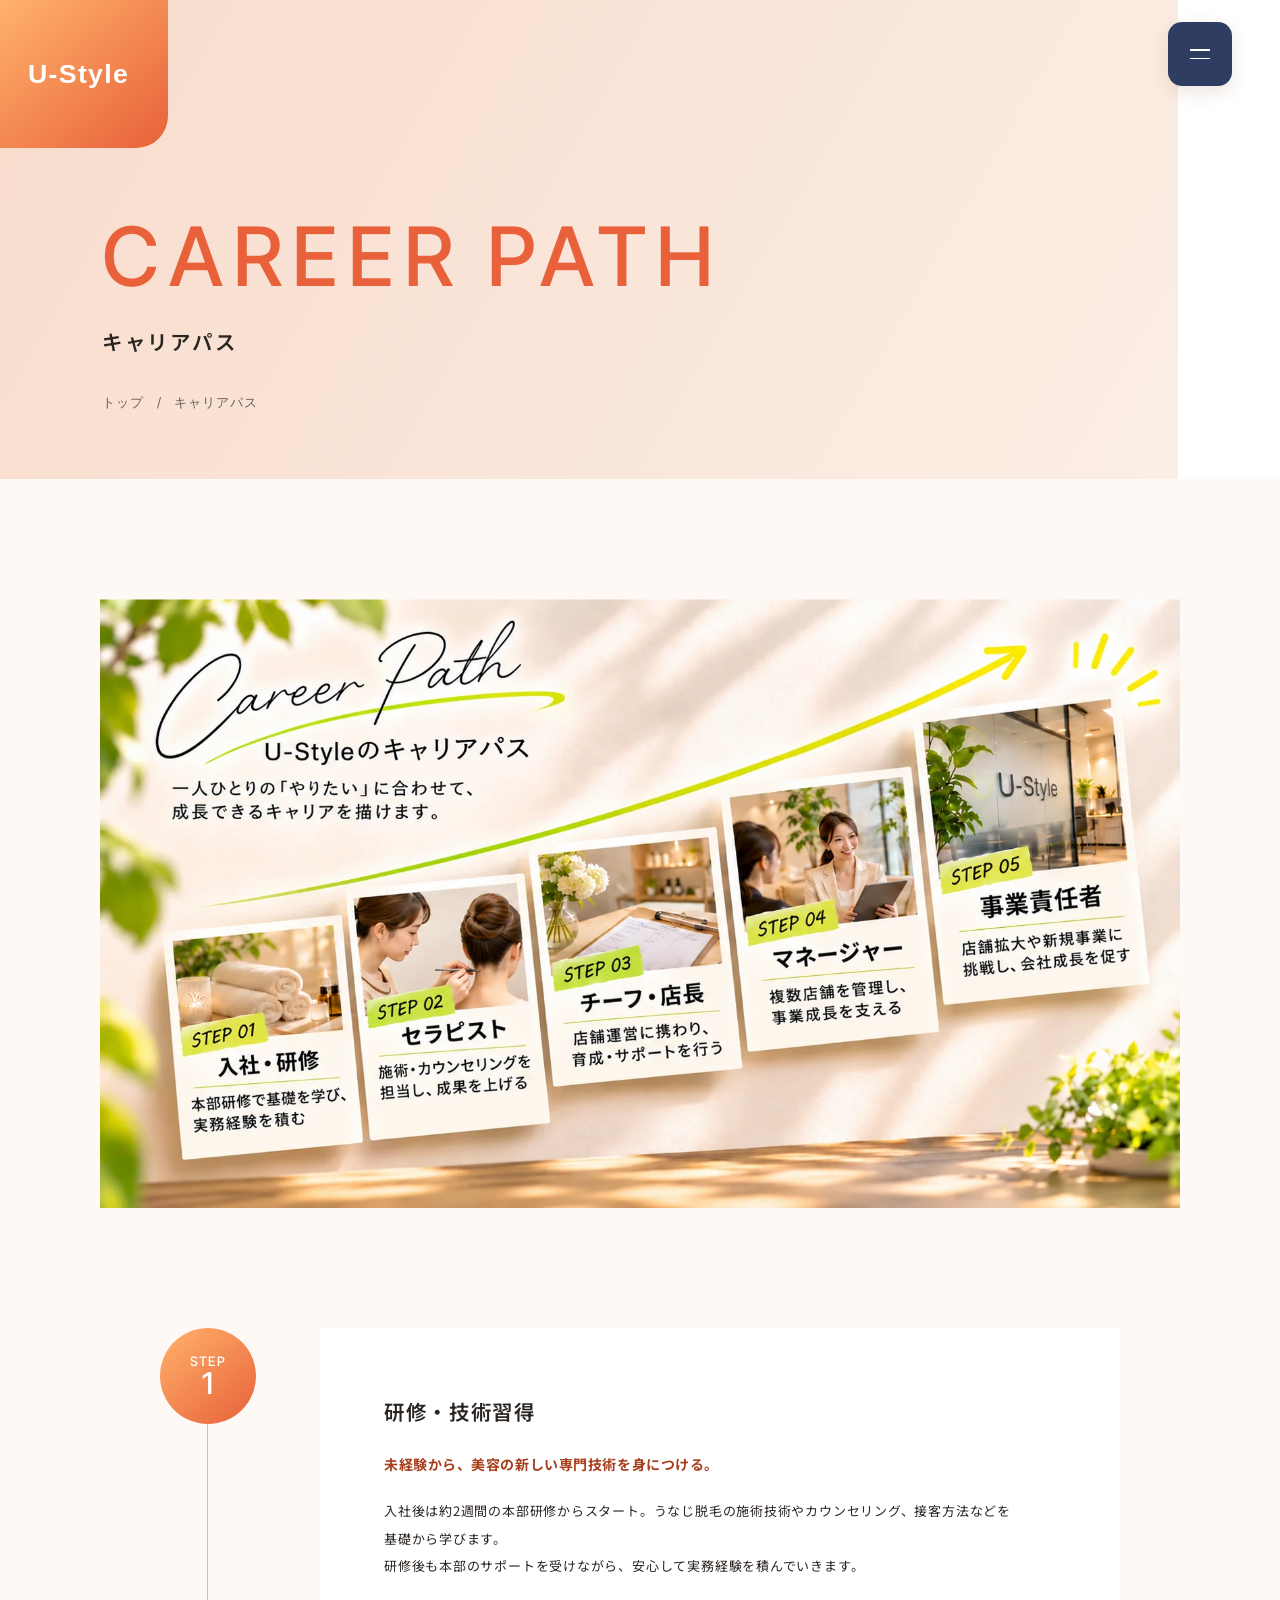
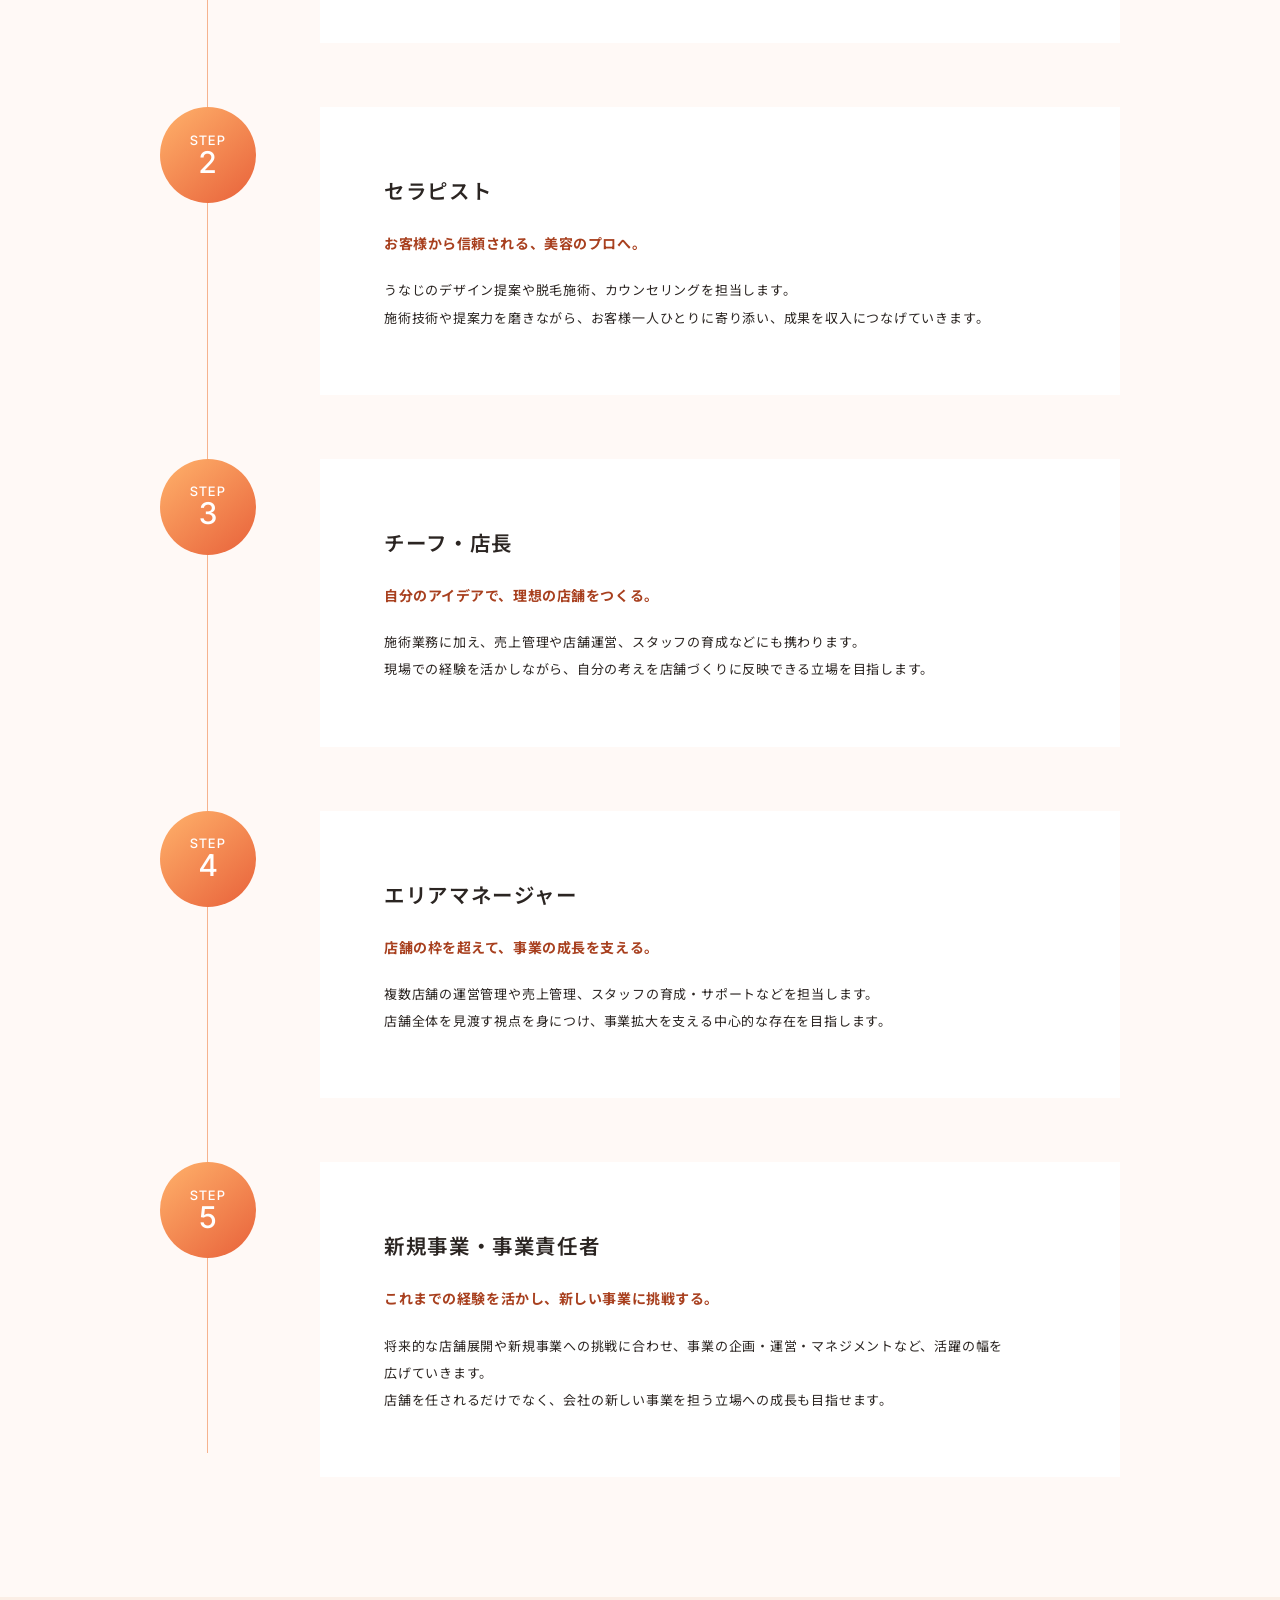
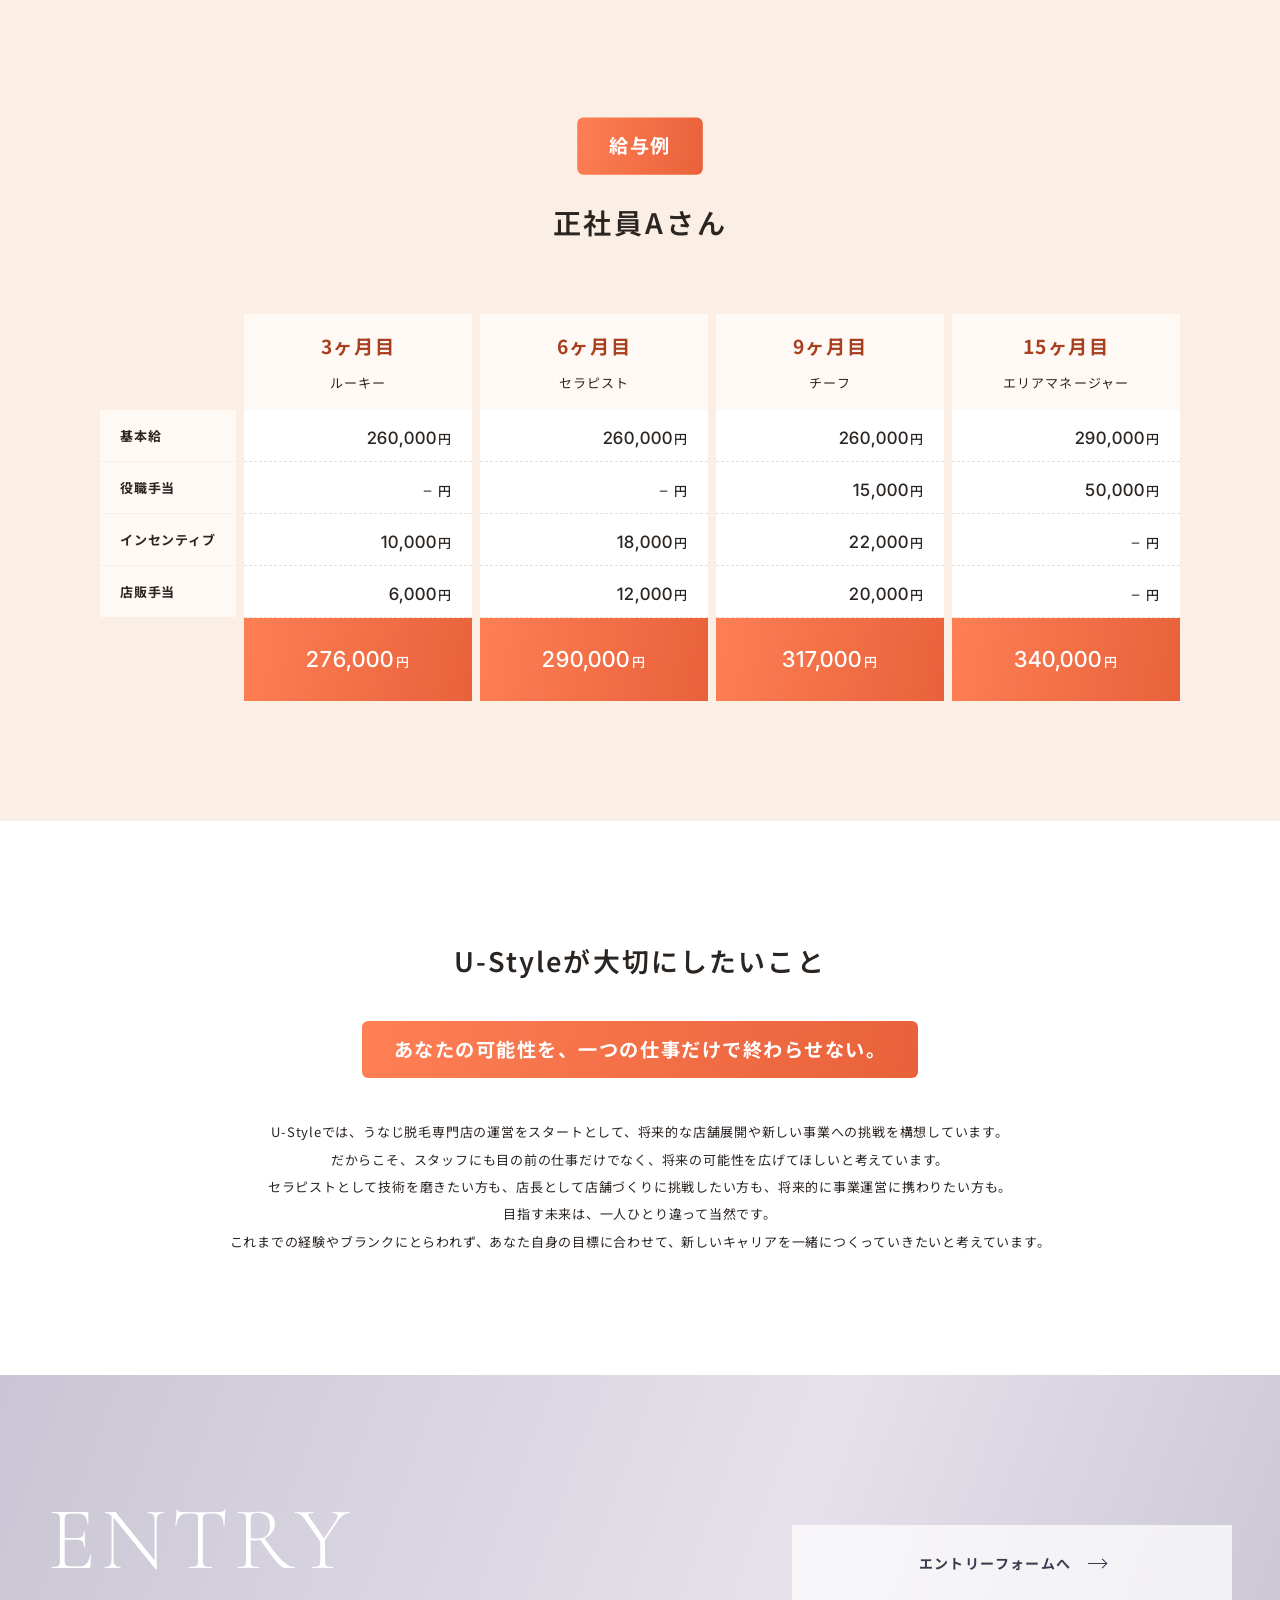
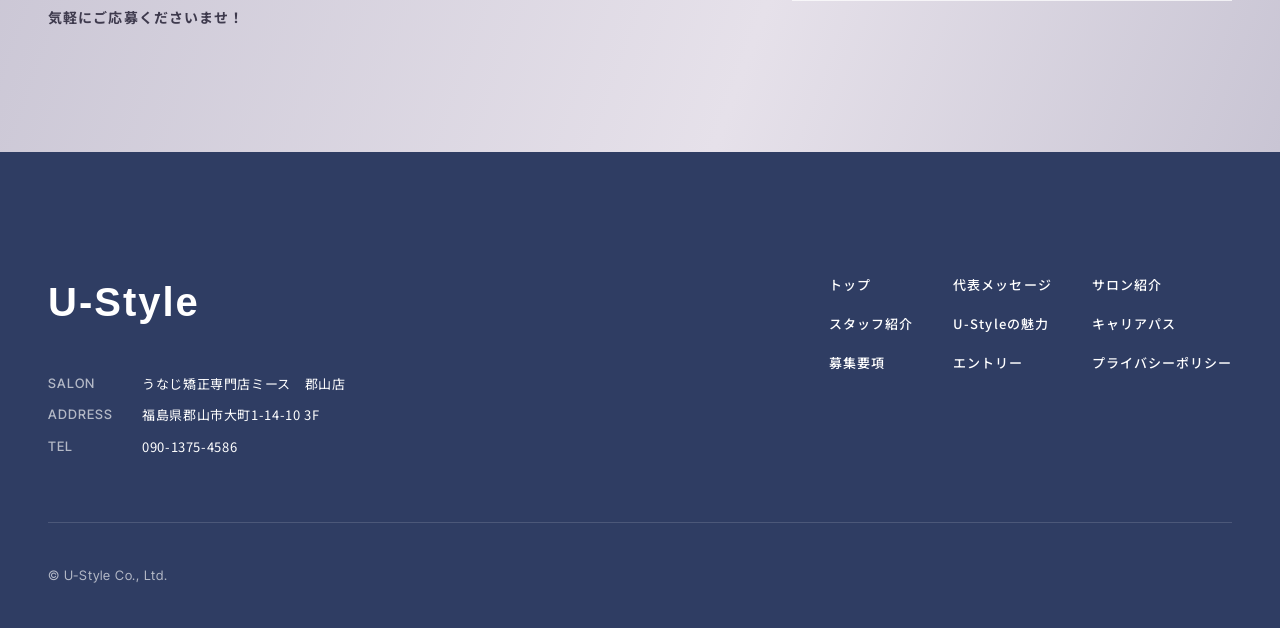
<file: career/index.html>
<!doctype html>
<html lang="ja">
<head>
<meta charset="utf-8">
<meta name="viewport" content="width=device-width, initial-scale=1">
<meta name="robots" content="noindex, nofollow">
<meta name="generator" content="SPINOVA HP kit v1.0 master">
<title>キャリアパス｜U-Style株式会社 採用サイト</title>
<meta name="description" content="あなたの可能性を、一つの仕事だけで終わらせない。セラピストから店長、エリアマネージャー、新規事業へ。キャリアパスと給与例。">
<meta property="og:type" content="article">
<meta property="og:site_name" content="U-Style株式会社 採用サイト">
<meta property="og:title" content="キャリアパス｜U-Style株式会社 採用サイト">
<meta property="og:description" content="あなたの可能性を、一つの仕事だけで終わらせない。セラピストから店長、エリアマネージャー、新規事業へ。キャリアパスと給与例。">
<meta property="og:url" content="https://hse-inc.github.io/ustyle-hp/career/">
<meta property="og:image" content="https://hse-inc.github.io/ustyle-hp/assets/ogp.jpg?v=20261124a">
<meta property="og:image:width" content="1200">
<meta property="og:image:height" content="630">
<meta name="twitter:card" content="summary_large_image">
<meta name="twitter:image" content="https://hse-inc.github.io/ustyle-hp/assets/ogp.jpg?v=20261124a">
<link rel="preconnect" href="https://fonts.googleapis.com">
<link rel="preconnect" href="https://fonts.gstatic.com" crossorigin>
<link href="https://fonts.googleapis.com/css2?family=Inter+Tight:wght@500;800&family=Noto+Sans+JP:wght@400;500;700&family=Shippori+Mincho+B1:wght@600&family=Cormorant+Garamond:wght@300&family=Allura&display=swap" rel="stylesheet">
<link rel="icon" href="../assets/favicon.ico?v=20261126134013" sizes="any">
<link rel="icon" href="../assets/favicon-32.png?v=20261126134013" type="image/png" sizes="32x32">
<link rel="apple-touch-icon" href="../assets/apple-touch-icon.png?v=20261126134013">
<link rel="stylesheet" href="../tokens.css?v=20261126134013">
<link rel="stylesheet" href="../base.css?v=20261126134013">
<link rel="stylesheet" href="../style.css?v=20261126134013">
</head>
<body class="is-sub is-sub--career">

<header class="header header--corner">
  <a class="logo" href="../" aria-label="U-Style株式会社 トップへ">
    <img class="logo__w" src="../assets/logo_w.svg?v=20261126134013" alt="" width="168" height="60">
    <img class="logo__c" src="../assets/logo.svg?v=20261126134013" alt="" width="168" height="60">
  </a>
  <div class="header__acts">
    <button class="menu-btn" type="button" aria-expanded="false" aria-controls="drawer" aria-label="メニューを開く"><span></span><span></span></button>
  </div>
</header>

<div class="drawer" id="drawer">
  <ul class="drawer__list">
    <li style="--i:0"><a href="../"><span class="drawer__en" aria-hidden="true">TOP</span><span class="drawer__ja">トップ</span></a></li>
    <li style="--i:1"><a href="../message/"><span class="drawer__en" aria-hidden="true">MESSAGE</span><span class="drawer__ja">代表メッセージ</span></a></li>
    <li style="--i:2"><a href="../salon/"><span class="drawer__en" aria-hidden="true">SALON</span><span class="drawer__ja">サロン紹介</span></a></li>
    <li style="--i:3"><a href="../staff/"><span class="drawer__en" aria-hidden="true">STAFF</span><span class="drawer__ja">スタッフ紹介</span></a></li>
    <li style="--i:4"><a href="../appeal/"><span class="drawer__en" aria-hidden="true">ABOUT U-Style</span><span class="drawer__ja">U-Styleの魅力</span></a></li>
    <li style="--i:5"><a href="../career/" aria-current="page"><span class="drawer__en" aria-hidden="true">CAREER PATH</span><span class="drawer__ja">キャリアパス</span></a></li>
    <li style="--i:6"><a href="../requirements/"><span class="drawer__en" aria-hidden="true">RECRUIT</span><span class="drawer__ja">募集要項</span></a></li>
    <li style="--i:7"><a href="../entry/"><span class="drawer__en" aria-hidden="true">ENTRY</span><span class="drawer__ja">エントリー</span></a></li>
    <li style="--i:8"><a href="../privacy/"><span class="drawer__en" aria-hidden="true">PRIVACY POLICY</span><span class="drawer__ja">プライバシーポリシー</span></a></li>
  </ul>
</div>

<main>
    <section class="phero">
    <div class="phero__panel">
      <p class="phero__en rv" aria-hidden="true"><span class="mask"><span>CAREER</span></span><span class="mask"><span>PATH</span></span></p>
      <h1 class="phero__ja">キャリアパス</h1>
      <ol class="crumb"><li><a href="../">トップ</a></li><li>キャリアパス</li></ol>
    </div>
  </section>

  <section class="cp">
    <div class="wrap">
      <figure class="cp__pic" data-fx="wipe"><img src="../assets/career.webp?v=20261126134013" alt="キャリアパスの図：入社・研修、セラピスト、チーフ・店長、マネージャー、事業責任者" width="1600" height="902"></figure>
      <ol class="steps">
        <li class="step rv"><p class="step__no"><span>STEP</span>1</p><div class="step__body"><h2 class="step__ttl">研修・技術習得</h2><p class="step__catch">未経験から、<wbr>美容の<wbr>新しい<wbr>専門技術を<wbr>身につける。</p><p class="txt">入社後は<wbr>約2週間の<wbr>本部研修から<wbr>スタート。<wbr>うなじ<wbr>脱毛の<wbr>施術技術や<wbr>カウンセリング、<wbr>接客方法などを<wbr>基礎から<wbr>学びます。<br>研修後も<wbr>本部の<wbr>サポートを<wbr>受けながら、<wbr>安心して<wbr>実務経験を<wbr>積んでいきます。</p></div></li>
        <li class="step rv"><p class="step__no"><span>STEP</span>2</p><div class="step__body"><h2 class="step__ttl">セラピスト</h2><p class="step__catch">お客様から<wbr>信頼される、<wbr>美容の<wbr>プロへ。</p><p class="txt">うなじの<wbr>デザイン提案や<wbr>脱毛施術、<wbr>カウンセリングを<wbr>担当します。<br>施術技術や<wbr>提案力を<wbr>磨きながら、<wbr>お客様一人ひとりに<wbr>寄り添い、<wbr>成果を<wbr>収入につなげていきます。</p></div></li>
        <li class="step rv"><p class="step__no"><span>STEP</span>3</p><div class="step__body"><h2 class="step__ttl">チーフ・店長</h2><p class="step__catch">自分の<wbr>アイデアで、<wbr>理想の<wbr>店舗をつくる。</p><p class="txt">施術業務に<wbr>加え、<wbr>売上管理や<wbr>店舗運営、<wbr>スタッフの<wbr>育成などにも<wbr>携わります。<br>現場での<wbr>経験を<wbr>活かしながら、<wbr>自分の<wbr>考えを<wbr>店舗づくりに<wbr>反映できる<wbr>立場を<wbr>目指します。</p></div></li>
        <li class="step rv"><p class="step__no"><span>STEP</span>4</p><div class="step__body"><h2 class="step__ttl">エリアマネージャー</h2><p class="step__catch">店舗の<wbr>枠を<wbr>超えて、<wbr>事業の<wbr>成長を<wbr>支える。</p><p class="txt">複数店舗の<wbr>運営管理や<wbr>売上管理、<wbr>スタッフの<wbr>育成・サポートなどを<wbr>担当します。<br>店舗全体を<wbr>見渡す視点を<wbr>身につけ、<wbr>事業拡大を<wbr>支える<wbr>中心的な存在を<wbr>目指します。</p></div></li>
        <li class="step rv"><p class="step__no"><span>STEP</span>5</p><div class="step__body"><h2 class="step__ttl">新規事業・事業責任者</h2><p class="step__catch">これまでの<wbr>経験を<wbr>活かし、<wbr>新しい<wbr>事業に<wbr>挑戦する。</p><p class="txt">将来的な店舗展開や<wbr>新規事業への<wbr>挑戦に<wbr>合わせ、<wbr>事業の<wbr>企画・運営・マネジメントなど、<wbr>活躍の<wbr>幅を<wbr>広げていきます。<br>店舗を<wbr>任されるだけでなく、<wbr>会社の<wbr>新しい<wbr>事業を<wbr>担う立場への<wbr>成長も<wbr>目指せます。</p></div></li>
      </ol>
    </div>
  </section>

    <section class="pay">
    <div class="wrap">
      <div class="pay__hd rv"><p class="pill-h" data-fx="pill">給与例</p><h2 class="pay__who">正社員Aさん</h2></div>
      <div class="pay__grid" data-todo>
        <ul class="pay__keys" aria-hidden="true"><li>基本給</li><li>役職手当</li><li>インセンティブ</li><li>店販手当</li></ul>
        <div class="pay__col rv"><p class="pay__when"><span class="pay__m">3ヶ月目</span><span class="pay__role">ルーキー</span></p><dl class="pay__rows"><div><dt>基本給</dt><dd>260,000<small>円</small></dd></div><div><dt>役職手当</dt><dd>－<small>円</small></dd></div><div><dt>インセンティブ</dt><dd>10,000<small>円</small></dd></div><div><dt>店販手当</dt><dd>6,000<small>円</small></dd></div></dl><p class="pay__sum">276,000<small>円</small></p></div>
        <div class="pay__col rv"><p class="pay__when"><span class="pay__m">6ヶ月目</span><span class="pay__role">セラピスト</span></p><dl class="pay__rows"><div><dt>基本給</dt><dd>260,000<small>円</small></dd></div><div><dt>役職手当</dt><dd>－<small>円</small></dd></div><div><dt>インセンティブ</dt><dd>18,000<small>円</small></dd></div><div><dt>店販手当</dt><dd>12,000<small>円</small></dd></div></dl><p class="pay__sum">290,000<small>円</small></p></div>
        <div class="pay__col rv"><p class="pay__when"><span class="pay__m">9ヶ月目</span><span class="pay__role">チーフ</span></p><dl class="pay__rows"><div><dt>基本給</dt><dd>260,000<small>円</small></dd></div><div><dt>役職手当</dt><dd>15,000<small>円</small></dd></div><div><dt>インセンティブ</dt><dd>22,000<small>円</small></dd></div><div><dt>店販手当</dt><dd>20,000<small>円</small></dd></div></dl><p class="pay__sum">317,000<small>円</small></p></div>
        <div class="pay__col rv"><p class="pay__when"><span class="pay__m">15ヶ月目</span><span class="pay__role">エリアマネージャー</span></p><dl class="pay__rows"><div><dt>基本給</dt><dd>290,000<small>円</small></dd></div><div><dt>役職手当</dt><dd>50,000<small>円</small></dd></div><div><dt>インセンティブ</dt><dd>－<small>円</small></dd></div><div><dt>店販手当</dt><dd>－<small>円</small></dd></div></dl><p class="pay__sum">340,000<small>円</small></p></div>
      </div>
    </div>
  </section>

  <section class="wish">
    <div class="wrap wish__in rv">
      <h2 class="hd__ja">U-Styleが<wbr>大切にしたいこと</h2>
      <p class="pill-h pill-h--l" data-fx="pill">あなたの<wbr>可能性を、<wbr>一つの<wbr>仕事だけで<wbr>終わらせない。</p>
      <p class="txt">U-Styleでは、<wbr>うなじ<wbr>脱毛専門店の<wbr>運営を<wbr>スタートとして、<wbr>将来的な店舗展開や<wbr>新しい<wbr>事業への<wbr>挑戦を<wbr>構想しています。<br>だからこそ、<wbr>スタッフにも<wbr>目の前の<wbr>仕事だけでなく、<wbr>将来の<wbr>可能性を<wbr>広げてほしいと<wbr>考えています。<br>セラピストとして<wbr>技術を<wbr>磨きたい<wbr>方も、<wbr>店長として<wbr>店舗づくりに<wbr>挑戦したい<wbr>方も、<wbr>将来的に<wbr>事業運営に<wbr>携わりたい<wbr>方も。<br>目指す未来は、<wbr>一人ひとり<wbr>違って<wbr>当然です。<br>これまでの<wbr>経験や<wbr>ブランクにとらわれず、<wbr>あなた<wbr>自身の<wbr>目標に<wbr>合わせて、<wbr>新しい<wbr>キャリアを<wbr>一緒につくっていきたいと<wbr>考えています。</p>
    </div>
  </section>

    <section class="entry">
    <div class="wrap entry__in">
      <div class="entry__txt rv">
        <p class="entry__en" aria-hidden="true">ENTRY</p>
        <p class="entry__lead">気軽に<wbr>ご応募くださいませ！</p>
      </div>
      <a class="entry__btn rv" href="../entry/">エントリーフォームへ<i aria-hidden="true"></i></a>
    </div>
  </section>

</main>

<footer class="footer">
  <div class="wrap footer__top">
    <div class="footer__co">
      <a class="footer__logo" href="../" aria-label="U-Style株式会社 トップへ"><img src="../assets/logo_w.svg?v=20261126134013" alt="" width="168" height="60" loading="lazy"></a>
      <dl class="footer__info">
        <dt>SALON</dt><dd>うなじ矯正専門店ミース　郡山店</dd>
        <dt>ADDRESS</dt><dd>福島県郡山市大町<span class="nb">1-14-10 3F</span></dd>
        <dt>TEL</dt><dd><a class="nb" href="tel:09013754586">090-1375-4586</a></dd>
      </dl>
    </div>
    <ul class="footer__nav">
      <li><a href="../">トップ</a></li>
      <li><a href="../message/">代表メッセージ</a></li>
      <li><a href="../salon/">サロン紹介</a></li>
      <li><a href="../staff/">スタッフ紹介</a></li>
      <li><a href="../appeal/">U-Styleの魅力</a></li>
      <li><a href="../career/">キャリアパス</a></li>
      <li><a href="../requirements/">募集要項</a></li>
      <li><a href="../entry/">エントリー</a></li>
      <li><a href="../privacy/">プライバシーポリシー</a></li>
    </ul>
  </div>
  <p class="wrap footer__copy">© U-Style Co., Ltd.</p>
</footer>

<script src="../site.js?v=20261126134013"></script>
</body>
</html>
</file>
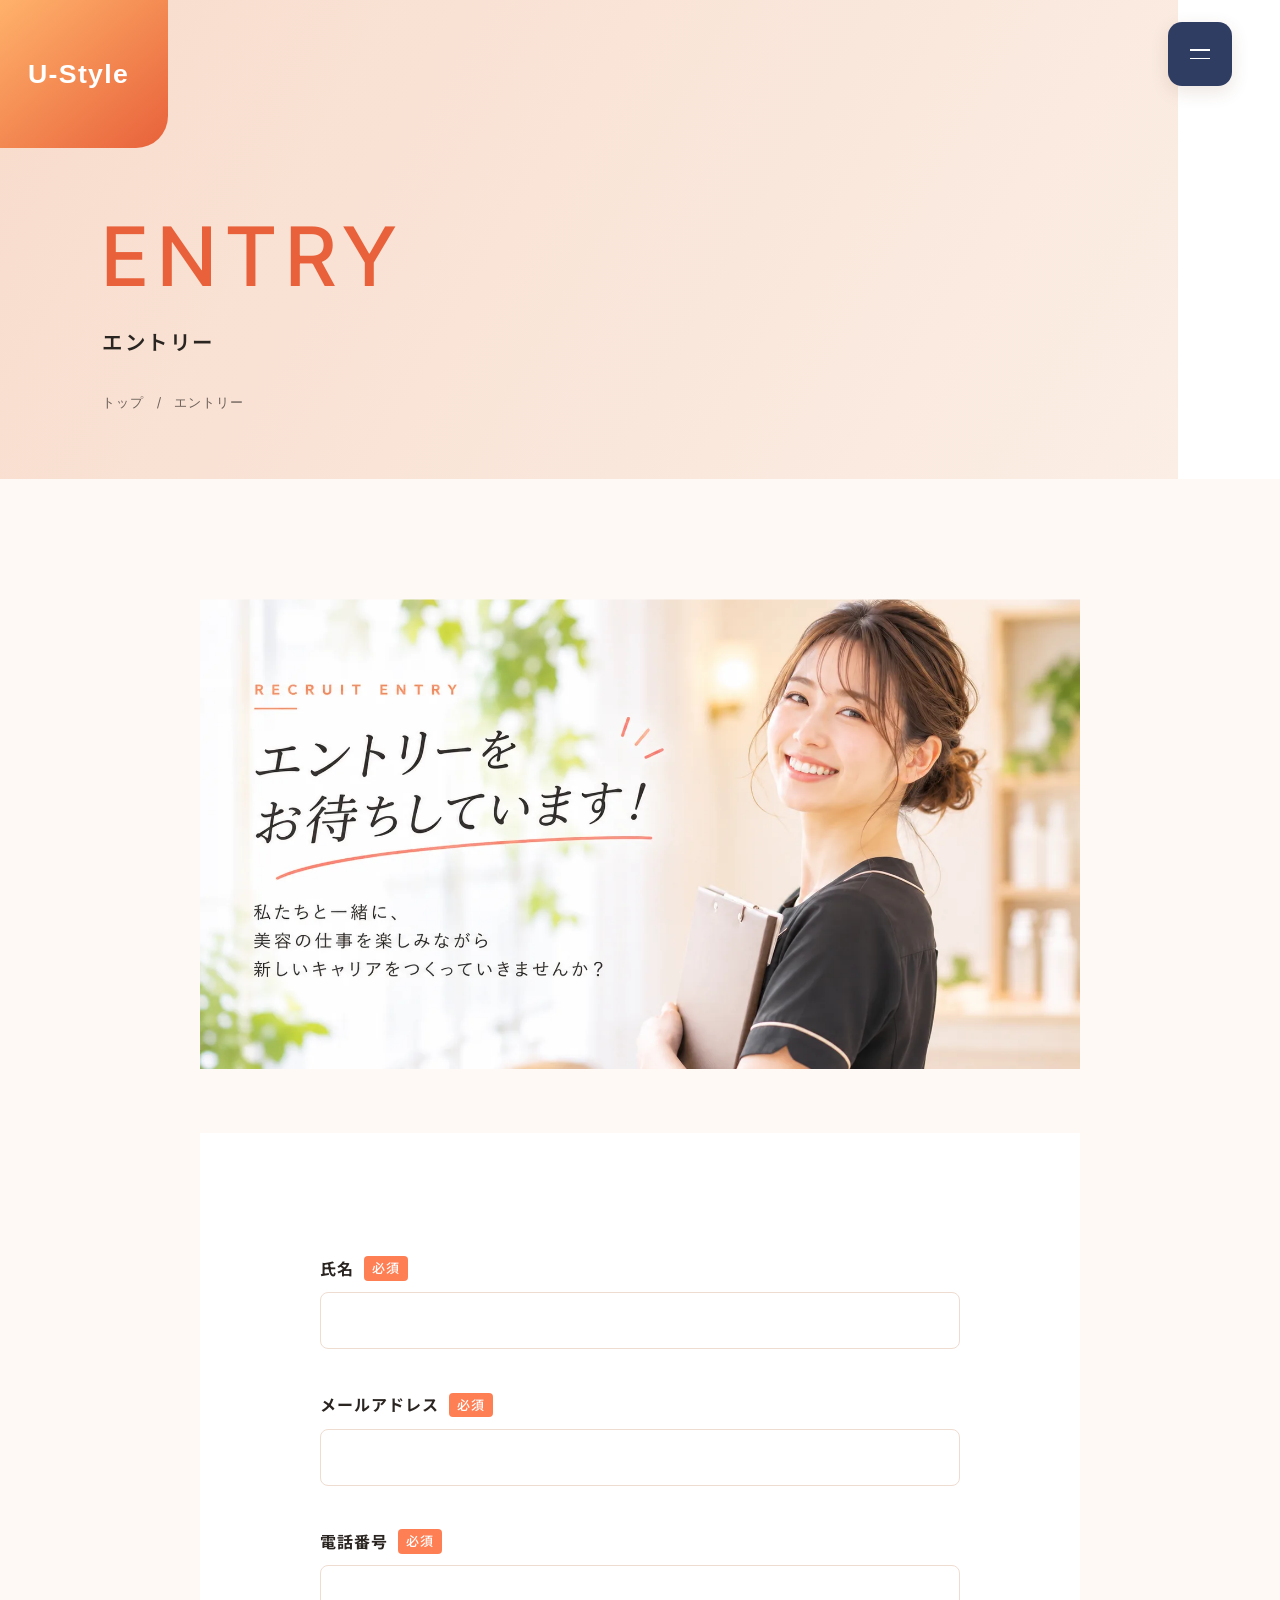
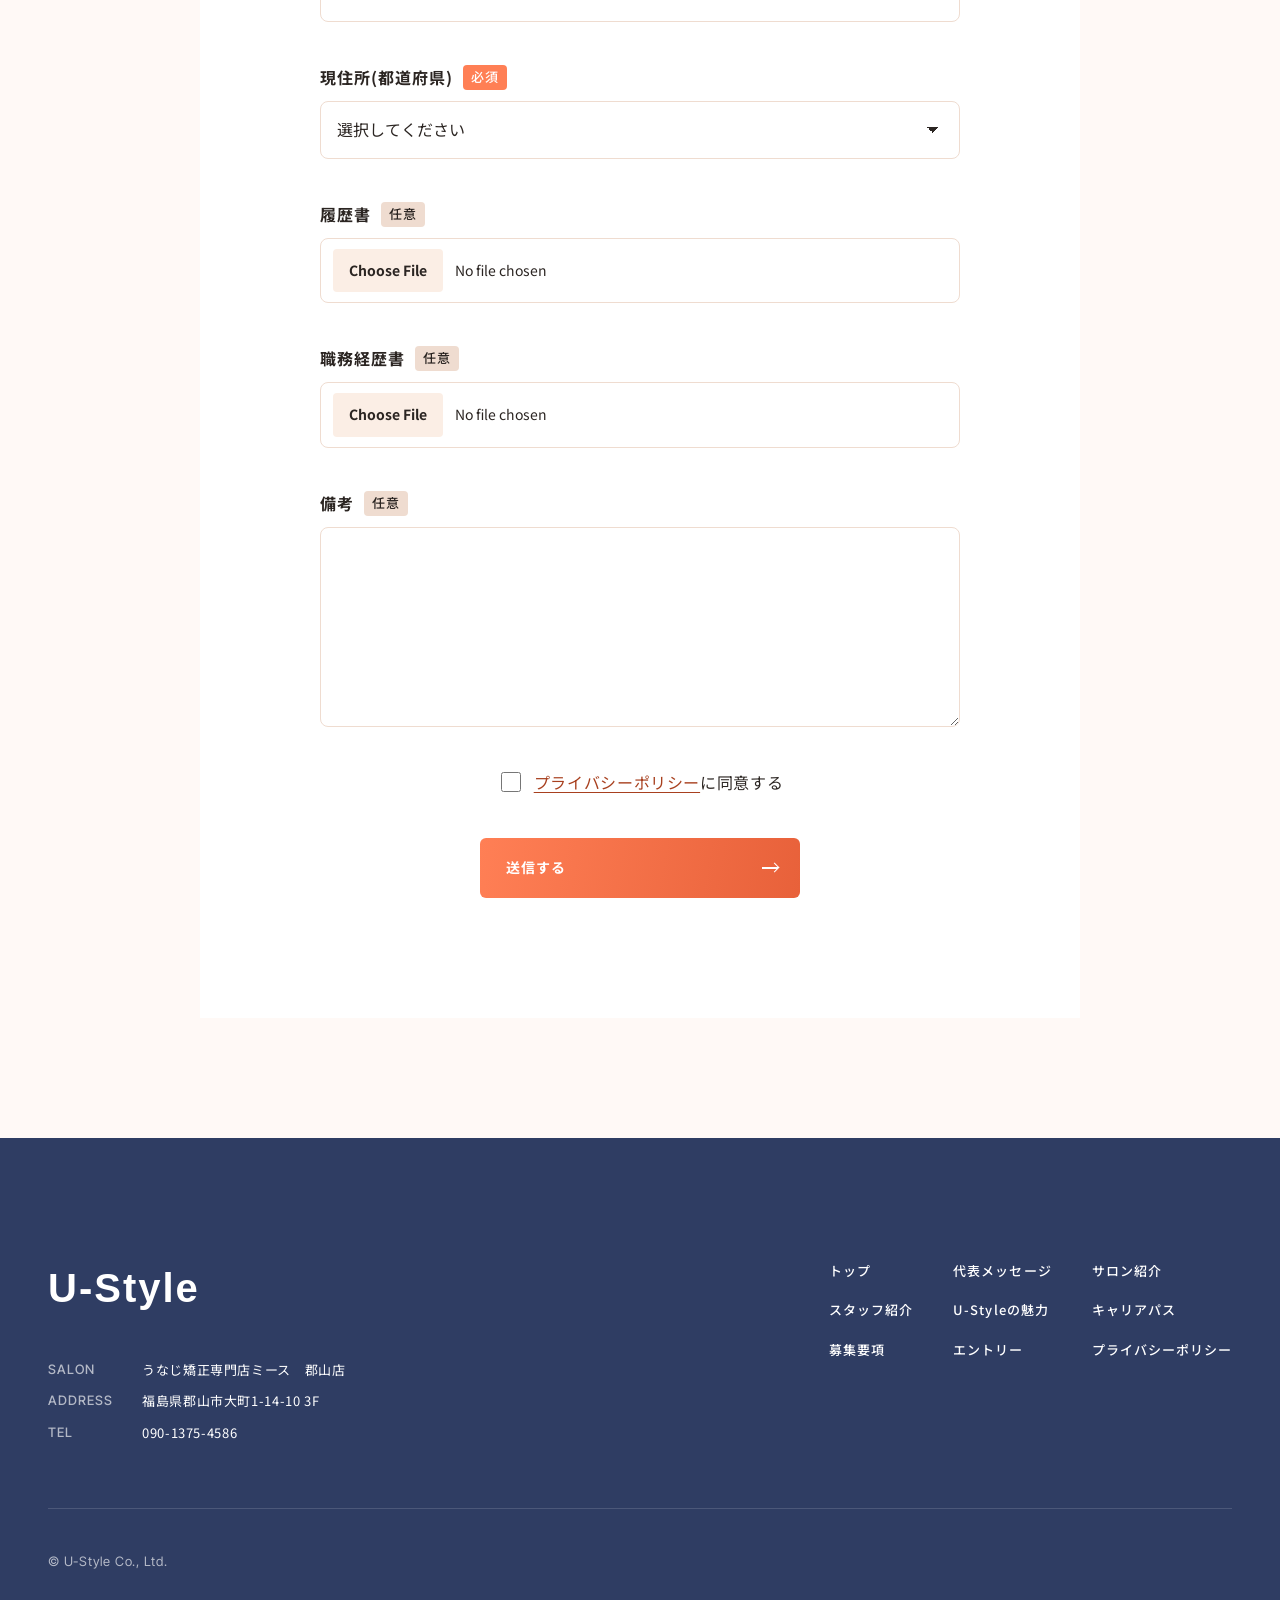
<file: entry/index.html>
<!doctype html>
<html lang="ja">
<head>
<meta charset="utf-8">
<meta name="viewport" content="width=device-width, initial-scale=1">
<meta name="robots" content="noindex, nofollow">
<meta name="generator" content="SPINOVA HP kit v1.0 master">
<title>エントリー｜U-Style株式会社 採用サイト</title>
<meta name="description" content="うなじ矯正(脱毛)のセラピストの募集のエントリーフォームです。">
<meta property="og:type" content="article">
<meta property="og:site_name" content="U-Style株式会社 採用サイト">
<meta property="og:title" content="エントリー｜U-Style株式会社 採用サイト">
<meta property="og:description" content="うなじ矯正(脱毛)のセラピストの募集のエントリーフォームです。">
<meta property="og:url" content="https://hse-inc.github.io/ustyle-hp/entry/">
<meta property="og:image" content="https://hse-inc.github.io/ustyle-hp/assets/ogp.jpg?v=20261124a">
<meta property="og:image:width" content="1200">
<meta property="og:image:height" content="630">
<meta name="twitter:card" content="summary_large_image">
<meta name="twitter:image" content="https://hse-inc.github.io/ustyle-hp/assets/ogp.jpg?v=20261124a">
<link rel="preconnect" href="https://fonts.googleapis.com">
<link rel="preconnect" href="https://fonts.gstatic.com" crossorigin>
<link href="https://fonts.googleapis.com/css2?family=Inter+Tight:wght@500;800&family=Noto+Sans+JP:wght@400;500;700&family=Shippori+Mincho+B1:wght@600&family=Cormorant+Garamond:wght@300&family=Allura&display=swap" rel="stylesheet">
<link rel="icon" href="../assets/favicon.ico?v=20261126134013" sizes="any">
<link rel="icon" href="../assets/favicon-32.png?v=20261126134013" type="image/png" sizes="32x32">
<link rel="apple-touch-icon" href="../assets/apple-touch-icon.png?v=20261126134013">
<link rel="stylesheet" href="../tokens.css?v=20261126134013">
<link rel="stylesheet" href="../base.css?v=20261126134013">
<link rel="stylesheet" href="../style.css?v=20261126134013">
</head>
<body class="is-sub is-sub--entry">

<header class="header header--corner">
  <a class="logo" href="../" aria-label="U-Style株式会社 トップへ">
    <img class="logo__w" src="../assets/logo_w.svg?v=20261126134013" alt="" width="168" height="60">
    <img class="logo__c" src="../assets/logo.svg?v=20261126134013" alt="" width="168" height="60">
  </a>
  <div class="header__acts">
    <button class="menu-btn" type="button" aria-expanded="false" aria-controls="drawer" aria-label="メニューを開く"><span></span><span></span></button>
  </div>
</header>

<div class="drawer" id="drawer">
  <ul class="drawer__list">
    <li style="--i:0"><a href="../"><span class="drawer__en" aria-hidden="true">TOP</span><span class="drawer__ja">トップ</span></a></li>
    <li style="--i:1"><a href="../message/"><span class="drawer__en" aria-hidden="true">MESSAGE</span><span class="drawer__ja">代表メッセージ</span></a></li>
    <li style="--i:2"><a href="../salon/"><span class="drawer__en" aria-hidden="true">SALON</span><span class="drawer__ja">サロン紹介</span></a></li>
    <li style="--i:3"><a href="../staff/"><span class="drawer__en" aria-hidden="true">STAFF</span><span class="drawer__ja">スタッフ紹介</span></a></li>
    <li style="--i:4"><a href="../appeal/"><span class="drawer__en" aria-hidden="true">ABOUT U-Style</span><span class="drawer__ja">U-Styleの魅力</span></a></li>
    <li style="--i:5"><a href="../career/"><span class="drawer__en" aria-hidden="true">CAREER PATH</span><span class="drawer__ja">キャリアパス</span></a></li>
    <li style="--i:6"><a href="../requirements/"><span class="drawer__en" aria-hidden="true">RECRUIT</span><span class="drawer__ja">募集要項</span></a></li>
    <li style="--i:7"><a href="../entry/" aria-current="page"><span class="drawer__en" aria-hidden="true">ENTRY</span><span class="drawer__ja">エントリー</span></a></li>
    <li style="--i:8"><a href="../privacy/"><span class="drawer__en" aria-hidden="true">PRIVACY POLICY</span><span class="drawer__ja">プライバシーポリシー</span></a></li>
  </ul>
</div>

<main>
    <section class="phero">
    <div class="phero__panel">
      <p class="phero__en rv" aria-hidden="true"><span class="mask"><span>ENTRY</span></span></p>
      <h1 class="phero__ja">エントリー</h1>
      <ol class="crumb"><li><a href="../">トップ</a></li><li>エントリー</li></ol>
    </div>
  </section>

  <section class="ef">
    <div class="wrap ef__in">
      <figure class="ef__pic" data-fx="wipe"><img src="../assets/entry.webp?v=20261126134013" alt="エントリーをお待ちしています！私たちと一緒に、美容の仕事を楽しみながら新しいキャリアをつくっていきませんか？" width="1600" height="854"></figure>
      <form class="form ef__form" data-todo>
        <label class="field"><span class="field__label">氏名<span class="field__req">必須</span></span><input class="field__input" type="text" name="your-name" autocomplete="name" required></label>
        <label class="field"><span class="field__label">メールアドレス<span class="field__req">必須</span></span><input class="field__input" type="email" name="your-email" autocomplete="email" required></label>
        <label class="field"><span class="field__label">電話番号<span class="field__req">必須</span></span><input class="field__input" type="tel" name="your-tel" autocomplete="tel" required></label>
        <label class="field"><span class="field__label">現住所(都道府県)<span class="field__req">必須</span></span>
          <select class="field__input" name="your-pref" autocomplete="address-level1" required><option value="">選択してください</option><option>北海道</option><option>青森県</option><option>岩手県</option><option>宮城県</option><option>秋田県</option><option>山形県</option><option>福島県</option><option>茨城県</option><option>栃木県</option><option>群馬県</option><option>埼玉県</option><option>千葉県</option><option>東京都</option><option>神奈川県</option><option>新潟県</option><option>富山県</option><option>石川県</option><option>福井県</option><option>山梨県</option><option>長野県</option><option>岐阜県</option><option>静岡県</option><option>愛知県</option><option>三重県</option><option>滋賀県</option><option>京都府</option><option>大阪府</option><option>兵庫県</option><option>奈良県</option><option>和歌山県</option><option>鳥取県</option><option>島根県</option><option>岡山県</option><option>広島県</option><option>山口県</option><option>徳島県</option><option>香川県</option><option>愛媛県</option><option>高知県</option><option>福岡県</option><option>佐賀県</option><option>長崎県</option><option>熊本県</option><option>大分県</option><option>宮崎県</option><option>鹿児島県</option><option>沖縄県</option></select></label>
        <label class="field"><span class="field__label">履歴書<span class="field__opt">任意</span></span><input class="field__input field__file" type="file" name="your-resume"></label>
        <label class="field"><span class="field__label">職務経歴書<span class="field__opt">任意</span></span><input class="field__input field__file" type="file" name="your-cv"></label>
        <label class="field"><span class="field__label">備考<span class="field__opt">任意</span></span><textarea class="field__input" name="your-message"></textarea></label>
        <label class="form__agree"><input type="checkbox" name="agree" required><span><a href="../privacy/">プライバシーポリシー</a>に<wbr>同意する</span></label>
        <button class="go ef__send" type="submit"><span>送信する</span><i aria-hidden="true"></i></button>
      </form>
    </div>
  </section>

</main>

<footer class="footer">
  <div class="wrap footer__top">
    <div class="footer__co">
      <a class="footer__logo" href="../" aria-label="U-Style株式会社 トップへ"><img src="../assets/logo_w.svg?v=20261126134013" alt="" width="168" height="60" loading="lazy"></a>
      <dl class="footer__info">
        <dt>SALON</dt><dd>うなじ矯正専門店ミース　郡山店</dd>
        <dt>ADDRESS</dt><dd>福島県郡山市大町<span class="nb">1-14-10 3F</span></dd>
        <dt>TEL</dt><dd><a class="nb" href="tel:09013754586">090-1375-4586</a></dd>
      </dl>
    </div>
    <ul class="footer__nav">
      <li><a href="../">トップ</a></li>
      <li><a href="../message/">代表メッセージ</a></li>
      <li><a href="../salon/">サロン紹介</a></li>
      <li><a href="../staff/">スタッフ紹介</a></li>
      <li><a href="../appeal/">U-Styleの魅力</a></li>
      <li><a href="../career/">キャリアパス</a></li>
      <li><a href="../requirements/">募集要項</a></li>
      <li><a href="../entry/">エントリー</a></li>
      <li><a href="../privacy/">プライバシーポリシー</a></li>
    </ul>
  </div>
  <p class="wrap footer__copy">© U-Style Co., Ltd.</p>
</footer>

<script src="../site.js?v=20261126134013"></script>
</body>
</html>
</file>
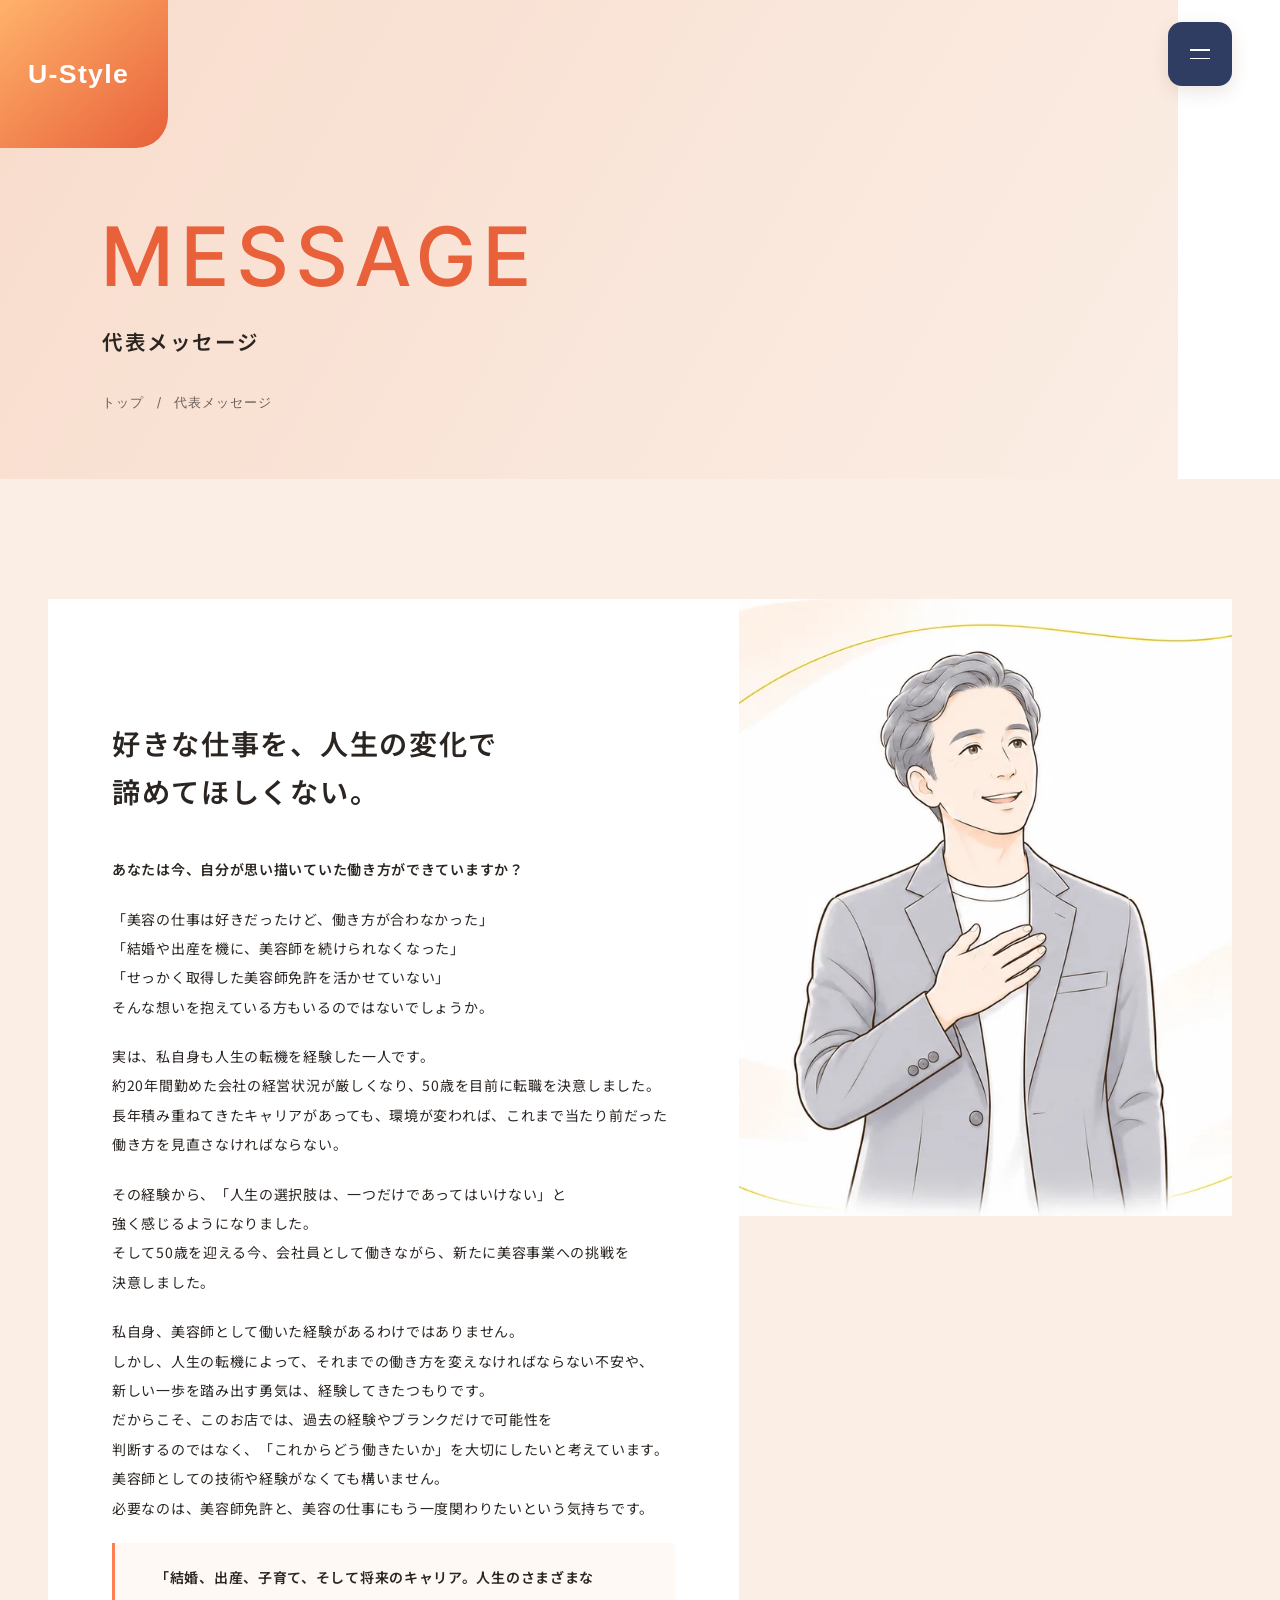
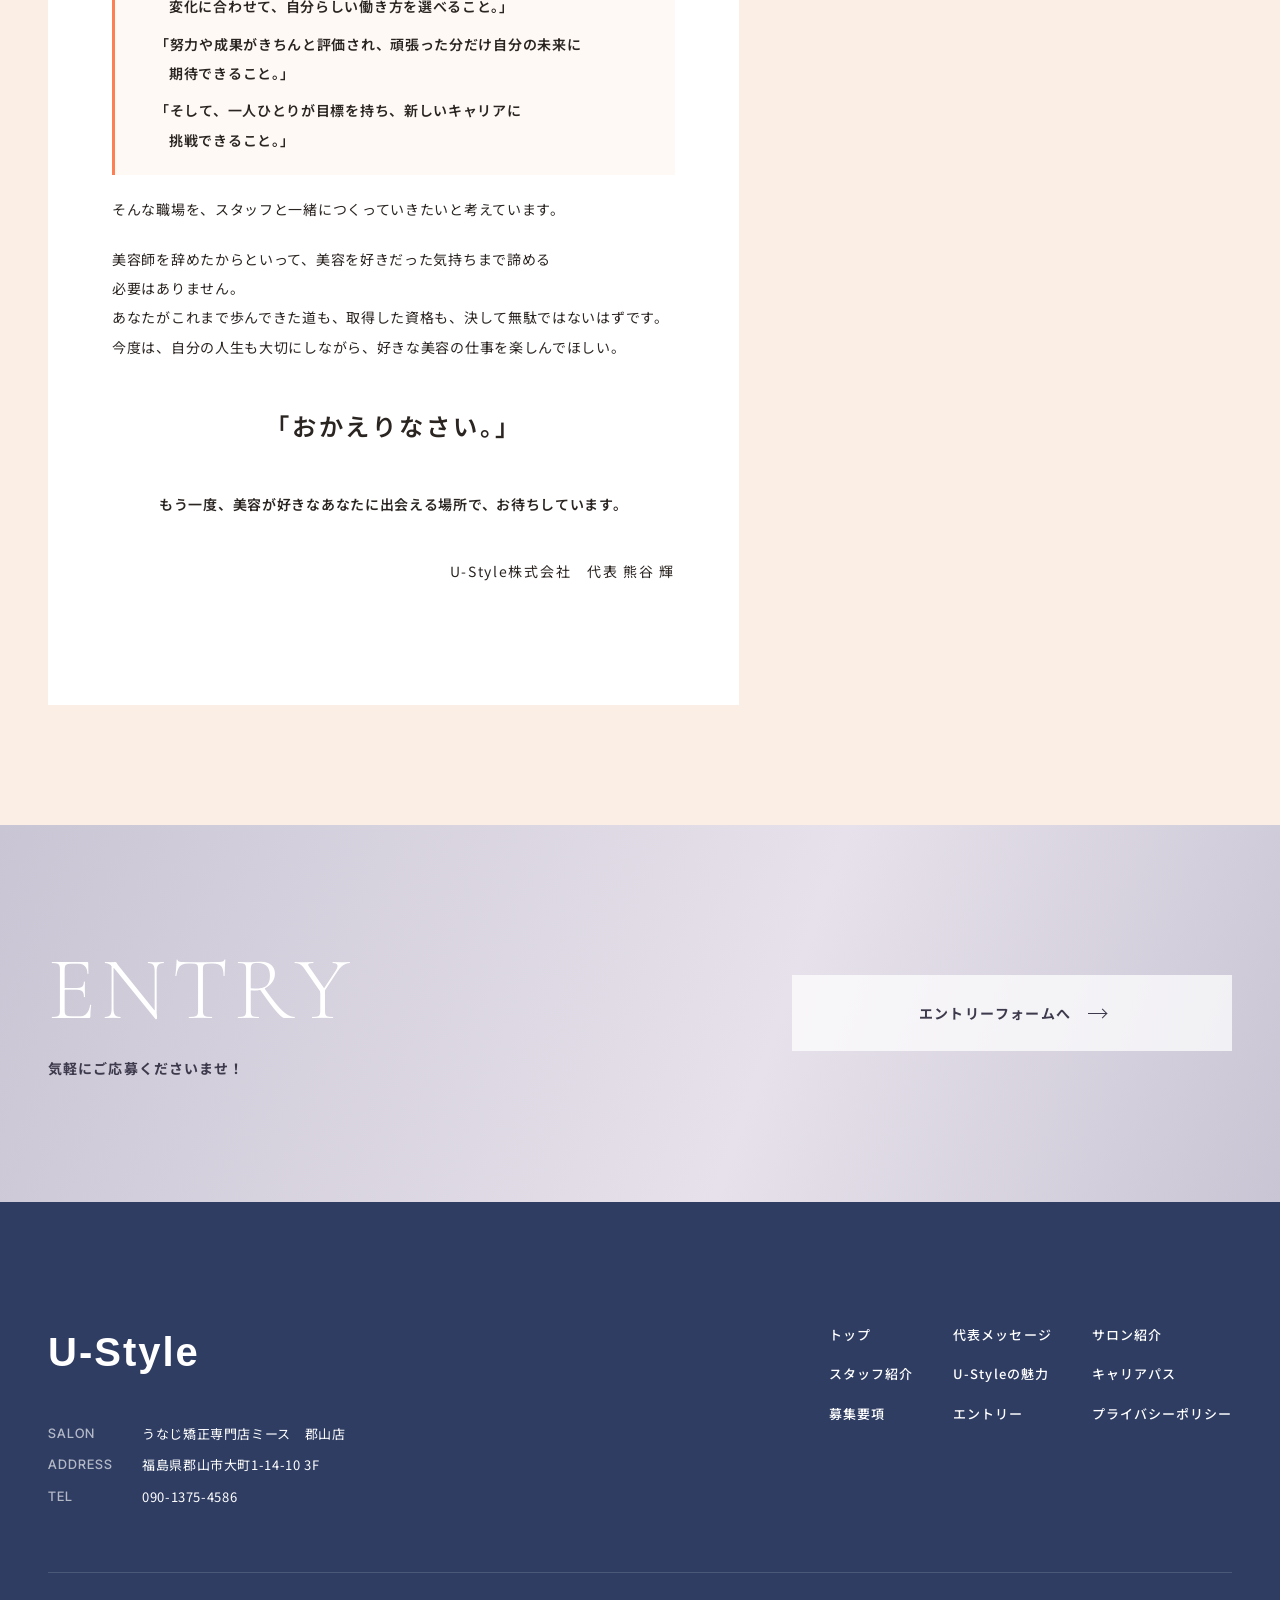
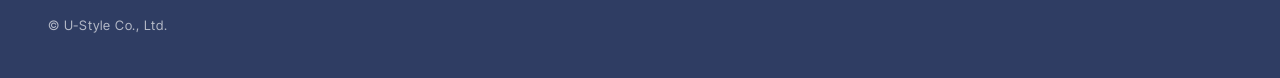
<file: message/index.html>
<!doctype html>
<html lang="ja">
<head>
<meta charset="utf-8">
<meta name="viewport" content="width=device-width, initial-scale=1">
<meta name="robots" content="noindex, nofollow">
<meta name="generator" content="SPINOVA HP kit v1.0 master">
<title>代表メッセージ｜U-Style株式会社 採用サイト</title>
<meta name="description" content="好きな仕事を、人生の変化で諦めてほしくない。U-Style株式会社 代表メッセージ。">
<meta property="og:type" content="article">
<meta property="og:site_name" content="U-Style株式会社 採用サイト">
<meta property="og:title" content="代表メッセージ｜U-Style株式会社 採用サイト">
<meta property="og:description" content="好きな仕事を、人生の変化で諦めてほしくない。U-Style株式会社 代表メッセージ。">
<meta property="og:url" content="https://hse-inc.github.io/ustyle-hp/message/">
<meta property="og:image" content="https://hse-inc.github.io/ustyle-hp/assets/ogp.jpg?v=20261124a">
<meta property="og:image:width" content="1200">
<meta property="og:image:height" content="630">
<meta name="twitter:card" content="summary_large_image">
<meta name="twitter:image" content="https://hse-inc.github.io/ustyle-hp/assets/ogp.jpg?v=20261124a">
<link rel="preconnect" href="https://fonts.googleapis.com">
<link rel="preconnect" href="https://fonts.gstatic.com" crossorigin>
<link href="https://fonts.googleapis.com/css2?family=Inter+Tight:wght@500;800&family=Noto+Sans+JP:wght@400;500;700&family=Shippori+Mincho+B1:wght@600&family=Cormorant+Garamond:wght@300&family=Allura&display=swap" rel="stylesheet">
<link rel="icon" href="../assets/favicon.ico?v=20261126134013" sizes="any">
<link rel="icon" href="../assets/favicon-32.png?v=20261126134013" type="image/png" sizes="32x32">
<link rel="apple-touch-icon" href="../assets/apple-touch-icon.png?v=20261126134013">
<link rel="stylesheet" href="../tokens.css?v=20261126134013">
<link rel="stylesheet" href="../base.css?v=20261126134013">
<link rel="stylesheet" href="../style.css?v=20261126134013">
</head>
<body class="is-sub is-sub--message">

<header class="header header--corner">
  <a class="logo" href="../" aria-label="U-Style株式会社 トップへ">
    <img class="logo__w" src="../assets/logo_w.svg?v=20261126134013" alt="" width="168" height="60">
    <img class="logo__c" src="../assets/logo.svg?v=20261126134013" alt="" width="168" height="60">
  </a>
  <div class="header__acts">
    <button class="menu-btn" type="button" aria-expanded="false" aria-controls="drawer" aria-label="メニューを開く"><span></span><span></span></button>
  </div>
</header>

<div class="drawer" id="drawer">
  <ul class="drawer__list">
    <li style="--i:0"><a href="../"><span class="drawer__en" aria-hidden="true">TOP</span><span class="drawer__ja">トップ</span></a></li>
    <li style="--i:1"><a href="../message/" aria-current="page"><span class="drawer__en" aria-hidden="true">MESSAGE</span><span class="drawer__ja">代表メッセージ</span></a></li>
    <li style="--i:2"><a href="../salon/"><span class="drawer__en" aria-hidden="true">SALON</span><span class="drawer__ja">サロン紹介</span></a></li>
    <li style="--i:3"><a href="../staff/"><span class="drawer__en" aria-hidden="true">STAFF</span><span class="drawer__ja">スタッフ紹介</span></a></li>
    <li style="--i:4"><a href="../appeal/"><span class="drawer__en" aria-hidden="true">ABOUT U-Style</span><span class="drawer__ja">U-Styleの魅力</span></a></li>
    <li style="--i:5"><a href="../career/"><span class="drawer__en" aria-hidden="true">CAREER PATH</span><span class="drawer__ja">キャリアパス</span></a></li>
    <li style="--i:6"><a href="../requirements/"><span class="drawer__en" aria-hidden="true">RECRUIT</span><span class="drawer__ja">募集要項</span></a></li>
    <li style="--i:7"><a href="../entry/"><span class="drawer__en" aria-hidden="true">ENTRY</span><span class="drawer__ja">エントリー</span></a></li>
    <li style="--i:8"><a href="../privacy/"><span class="drawer__en" aria-hidden="true">PRIVACY POLICY</span><span class="drawer__ja">プライバシーポリシー</span></a></li>
  </ul>
</div>

<main>
    <section class="phero">
    <div class="phero__panel">
      <p class="phero__en rv" aria-hidden="true"><span class="mask"><span>MESSAGE</span></span></p>
      <h1 class="phero__ja">代表メッセージ</h1>
      <ol class="crumb"><li><a href="../">トップ</a></li><li>代表メッセージ</li></ol>
    </div>
  </section>

  <section class="mm">
    <div class="mm__in">
      <figure class="mm__pic" data-fx="wipe-r"><img src="../assets/message.webp?v=20261126134013" alt="" width="1200" height="800" data-todo></figure>
      <div class="mm__body rv">
        <h2 class="mm__lead">好きな<wbr>仕事を、<wbr>人生の<wbr>変化で<wbr>諦めてほしくない。</h2>
        <div class="mm__txt">
          <p><span class="mm__q">あなたは<wbr>今、<wbr>自分が<wbr>思い描いていた<wbr>働き方ができていますか？</span></p>
          <p><span class="hang">「美容の<wbr>仕事は<wbr>好きだったけど、<wbr>働き方が<wbr>合わなかった」</span><span class="hang">「結婚や<wbr>出産を<wbr>機に、<wbr>美容師を<wbr>続けられなくなった」</span><span class="hang">「せっかく<wbr>取得した<wbr>美容師免許を<wbr>活かせていない」</span>そんな<wbr>想いを<wbr>抱えている<wbr>方もいるのではないでしょうか。</p>
          <p>実は、<wbr>私自身も<wbr>人生の<wbr>転機を<wbr>経験した<wbr>一人です。<br>約20年間勤めた<wbr>会社の<wbr>経営状況が<wbr>厳しくなり、<wbr>50歳を<wbr>目前に<wbr>転職を<wbr>決意しました。<br>長年積み重ねてきた<wbr>キャリアがあっても、<wbr>環境が<wbr>変われば、<wbr>これまで<wbr>当たり前だった<wbr>働き方を<wbr>見直さなければならない。</p>
          <p>その<wbr>経験から、<wbr>「人生の<wbr>選択肢は、<wbr>一つだけであってはいけない」と<wbr>強く感じるようになりました。<br>そして50歳を<wbr>迎える<wbr>今、<wbr>会社員として<wbr>働きながら、<wbr>新たに<wbr>美容事業への<wbr>挑戦を<wbr>決意しました。</p>
          <p>私自身、<wbr>美容師として<wbr>働いた<wbr>経験があるわけではありません。<br>しかし、<wbr>人生の<wbr>転機によって、<wbr>それまでの<wbr>働き方を<wbr>変えなければならない<wbr>不安や、<wbr>新しい<wbr>一歩を<wbr>踏み出す勇気は、<wbr>経験してきたつもりです。<br>だからこそ、<wbr>この<wbr>お店では、<wbr>過去の<wbr>経験や<wbr>ブランクだけで<wbr>可能性を<wbr>判断するのではなく、<wbr>「これからどう<wbr>働きたいか」を<wbr>大切にしたいと<wbr>考えています。<br>美容師としての<wbr>技術や<wbr>経験がなくても<wbr>構いません。<br>必要なのは、<wbr>美容師免許と、<wbr>美容の<wbr>仕事にもう一度関わりたいという<wbr>気持ちです。</p>
          <ul class="mm__wish" data-fx="list">
            <li class="hang">「結婚、<wbr>出産、<wbr>子育て、<wbr>そして<wbr>将来の<wbr>キャリア。<wbr>人生のさまざまな<wbr>変化に<wbr>合わせて、<wbr>自分らしい<wbr>働き方を<wbr>選べること。」</li>
            <li class="hang">「努力や<wbr>成果がきちんと<wbr>評価され、<wbr>頑張った<wbr>分だけ<wbr>自分の<wbr>未来に<wbr>期待できること。」</li>
            <li class="hang">「そして、<wbr>一人ひとりが<wbr>目標を<wbr>持ち、<wbr>新しい<wbr>キャリアに<wbr>挑戦できること。」</li>
          </ul>
          <p>そんな<wbr>職場を、<wbr>スタッフと<wbr>一緒につくっていきたいと<wbr>考えています。</p>
          <p>美容師を<wbr>辞めたからといって、<wbr>美容を<wbr>好きだった<wbr>気持ちまで<wbr>諦める<wbr>必要はありません。<br>あなたがこれまで<wbr>歩んできた<wbr>道も、<wbr>取得した<wbr>資格も、<wbr>決して<wbr>無駄ではないはずです。<br>今度は、<wbr>自分の<wbr>人生も<wbr>大切にしながら、<wbr>好きな<wbr>美容の<wbr>仕事を<wbr>楽しんでほしい。</p>
        </div>
        <p class="mm__key">「おかえりなさい。」</p>
        <p class="mm__end">もう一度、<wbr>美容が<wbr>好きなあなたに<wbr>出会える<wbr>場所で、<wbr>お待ちしています。</p>
        <p class="mm__sign" data-todo>U-Style株式会社　<span class="nb">代表 熊谷 輝</span></p>
      </div>
    </div>
  </section>

    <section class="entry">
    <div class="wrap entry__in">
      <div class="entry__txt rv">
        <p class="entry__en" aria-hidden="true">ENTRY</p>
        <p class="entry__lead">気軽に<wbr>ご応募くださいませ！</p>
      </div>
      <a class="entry__btn rv" href="../entry/">エントリーフォームへ<i aria-hidden="true"></i></a>
    </div>
  </section>

</main>

<footer class="footer">
  <div class="wrap footer__top">
    <div class="footer__co">
      <a class="footer__logo" href="../" aria-label="U-Style株式会社 トップへ"><img src="../assets/logo_w.svg?v=20261126134013" alt="" width="168" height="60" loading="lazy"></a>
      <dl class="footer__info">
        <dt>SALON</dt><dd>うなじ矯正専門店ミース　郡山店</dd>
        <dt>ADDRESS</dt><dd>福島県郡山市大町<span class="nb">1-14-10 3F</span></dd>
        <dt>TEL</dt><dd><a class="nb" href="tel:09013754586">090-1375-4586</a></dd>
      </dl>
    </div>
    <ul class="footer__nav">
      <li><a href="../">トップ</a></li>
      <li><a href="../message/">代表メッセージ</a></li>
      <li><a href="../salon/">サロン紹介</a></li>
      <li><a href="../staff/">スタッフ紹介</a></li>
      <li><a href="../appeal/">U-Styleの魅力</a></li>
      <li><a href="../career/">キャリアパス</a></li>
      <li><a href="../requirements/">募集要項</a></li>
      <li><a href="../entry/">エントリー</a></li>
      <li><a href="../privacy/">プライバシーポリシー</a></li>
    </ul>
  </div>
  <p class="wrap footer__copy">© U-Style Co., Ltd.</p>
</footer>

<script src="../site.js?v=20261126134013"></script>
</body>
</html>
</file>
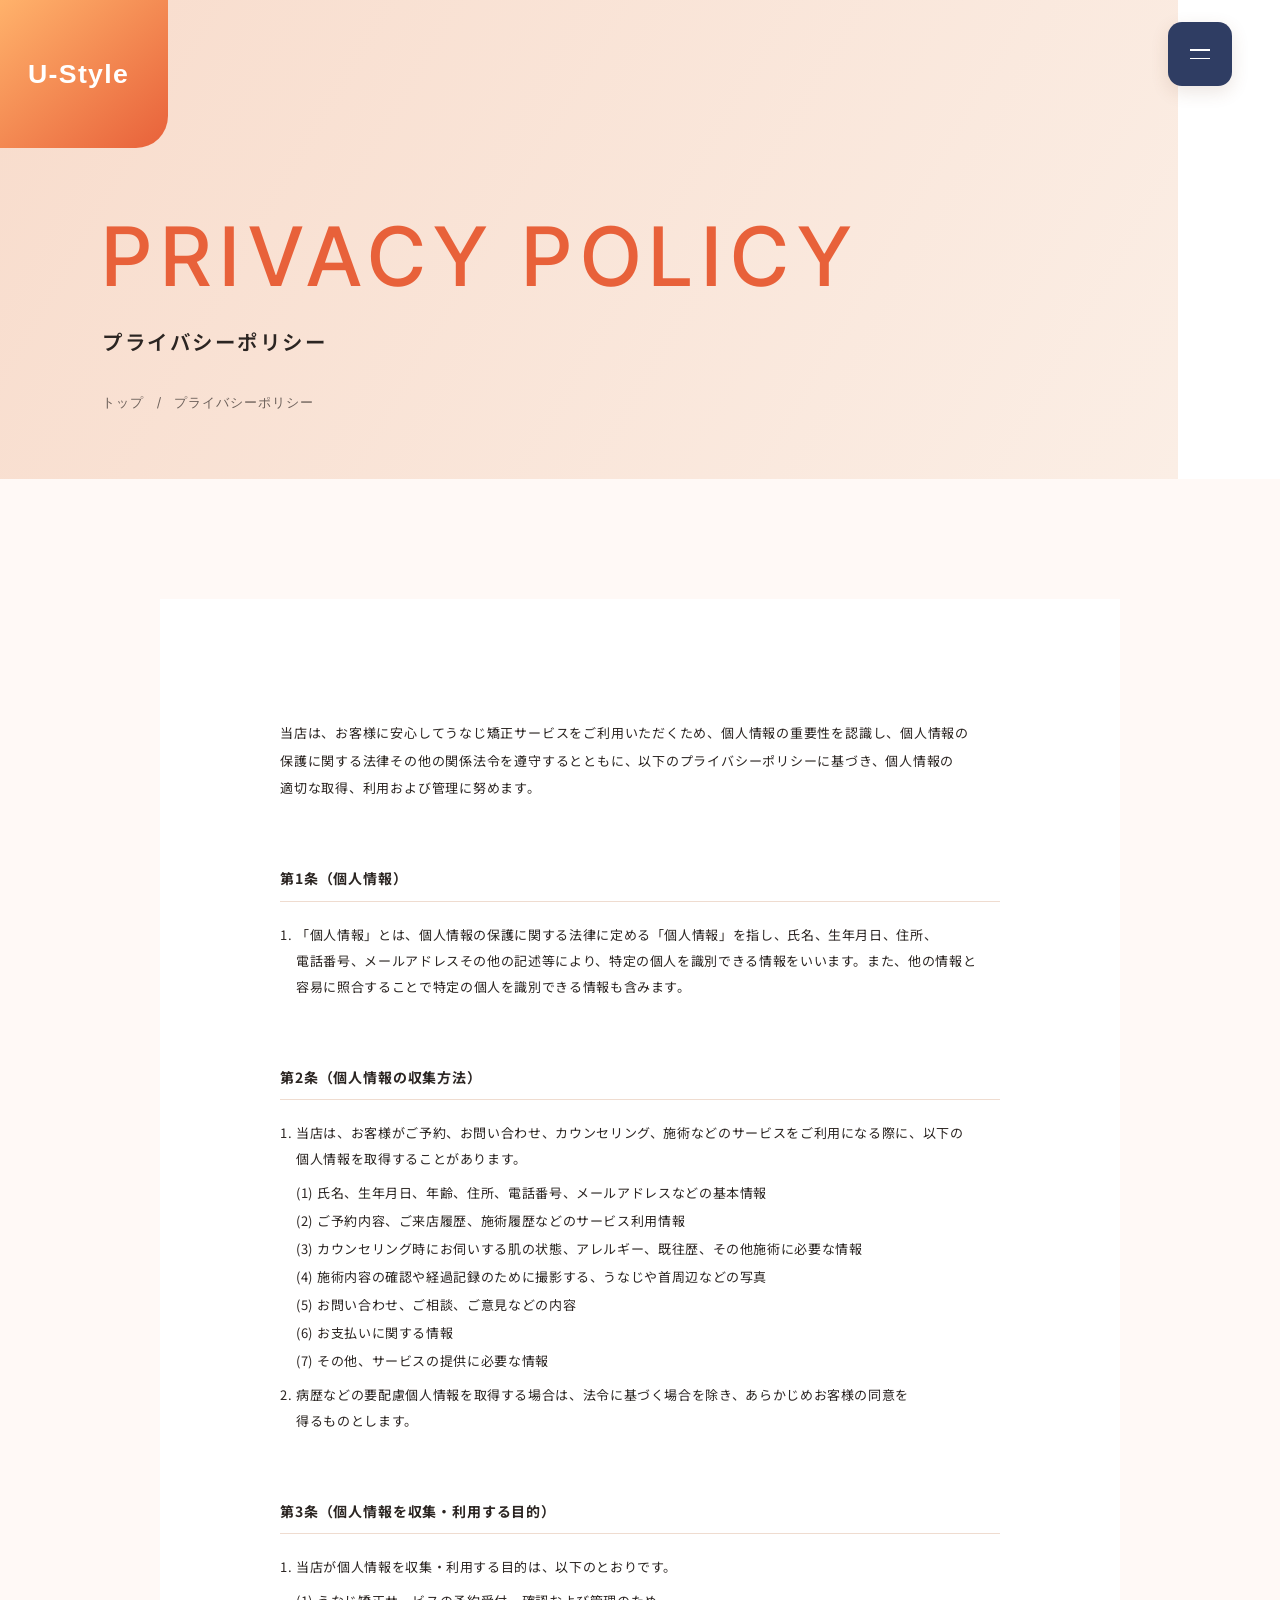
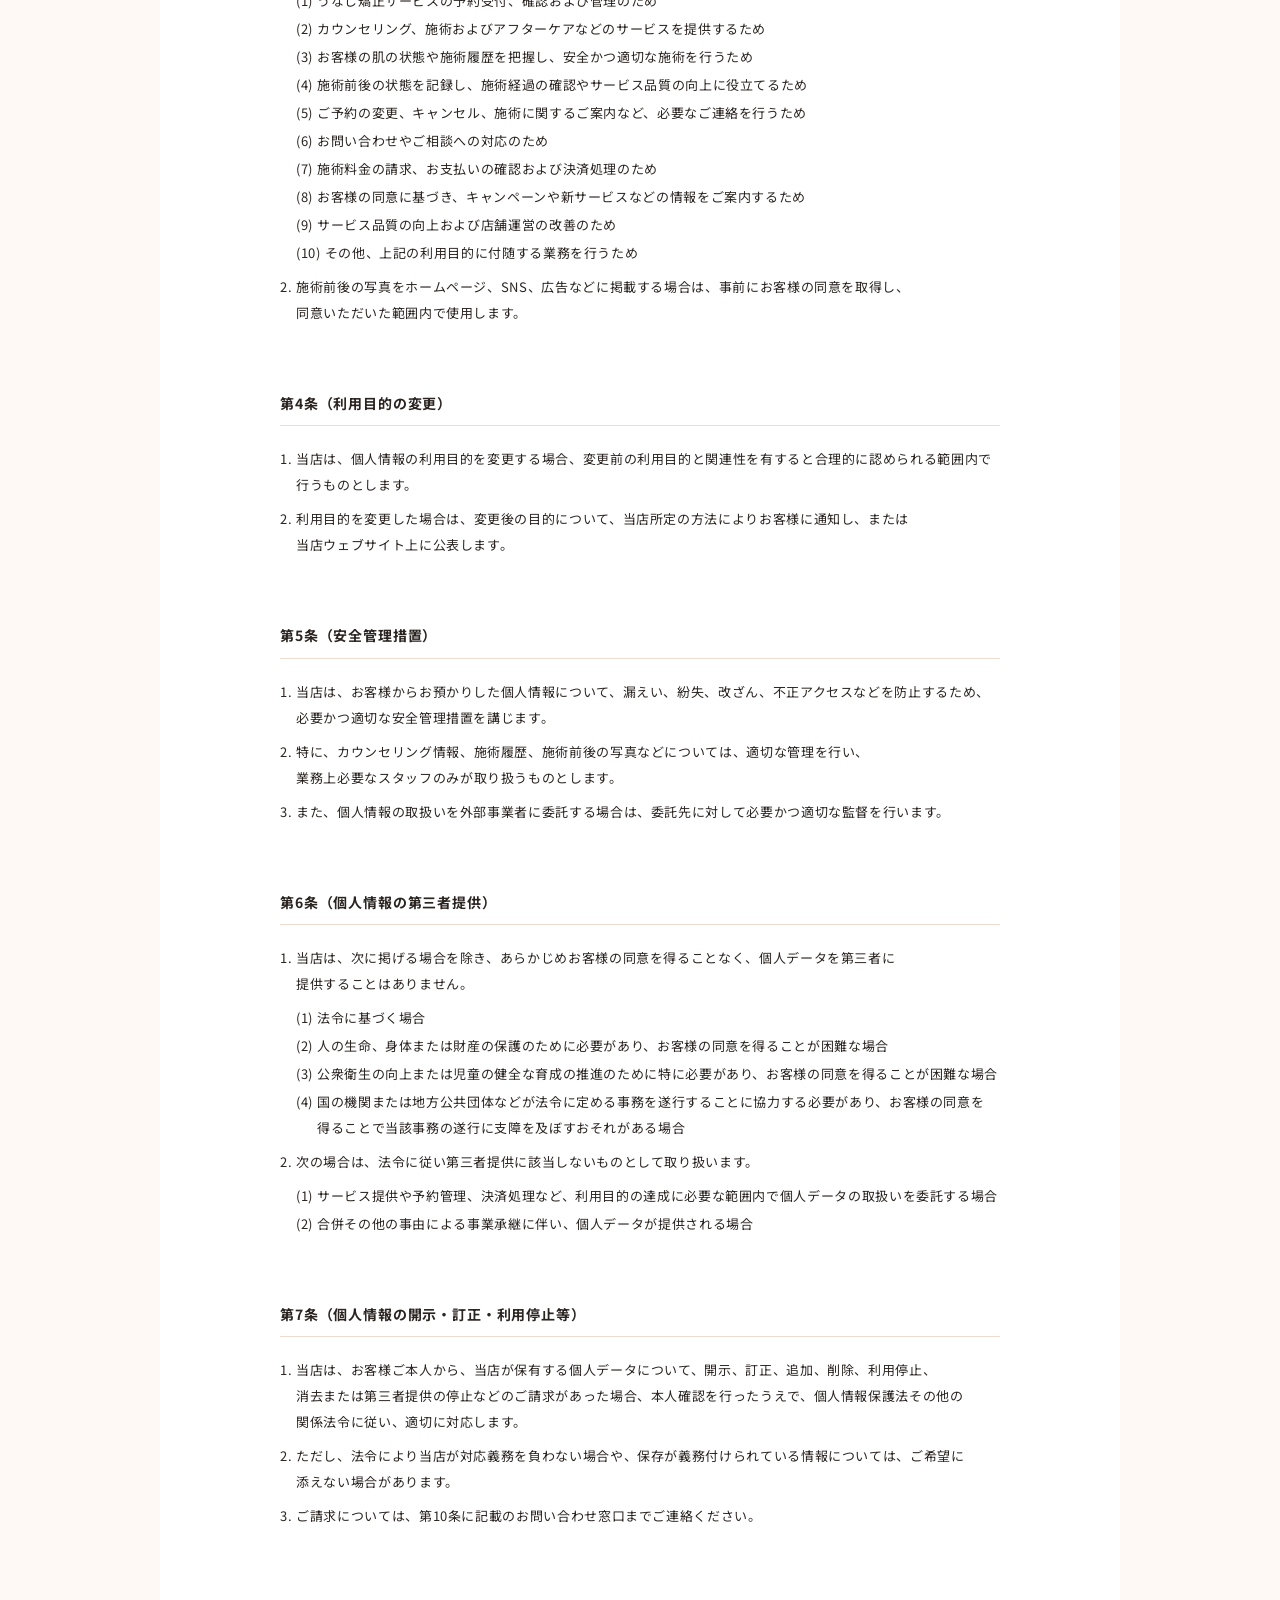
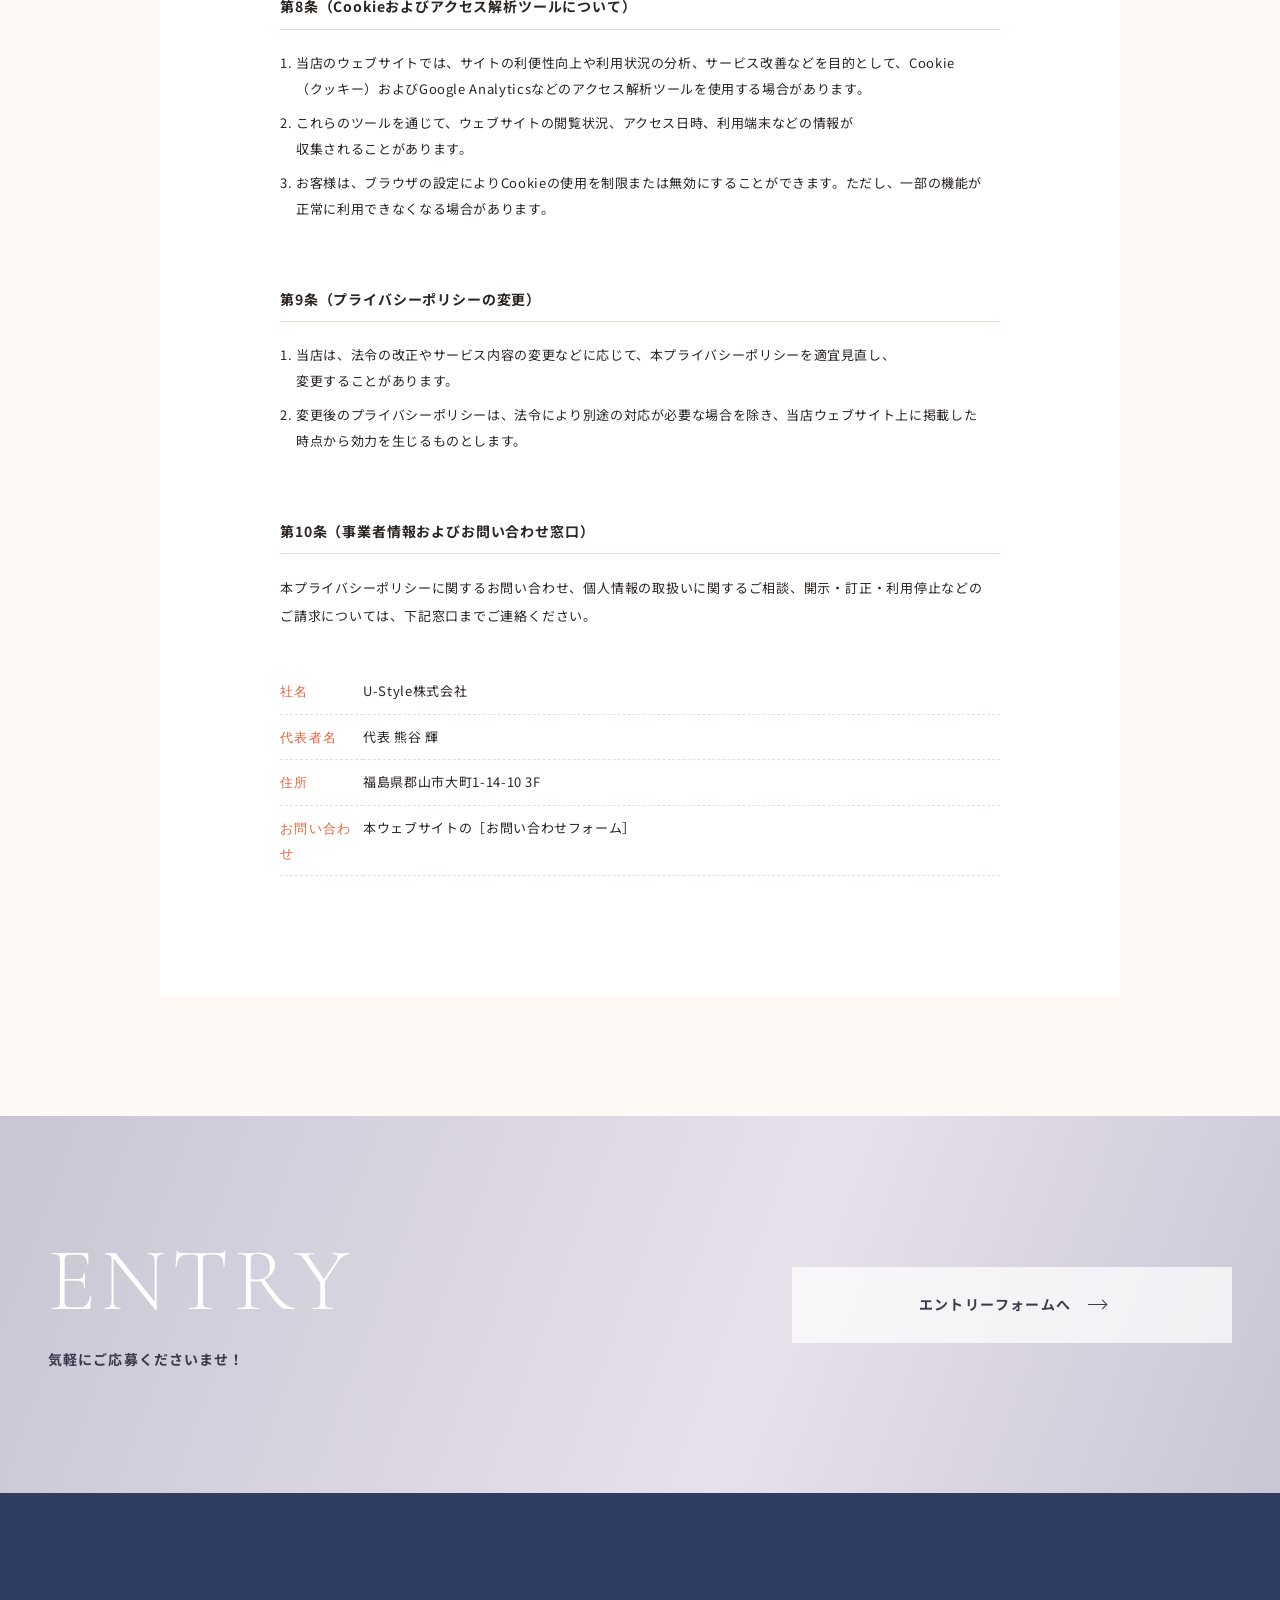
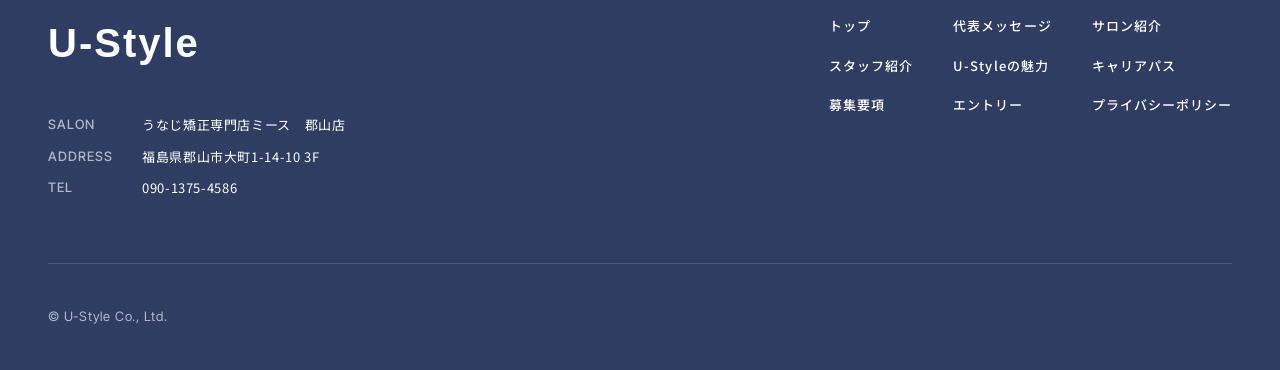
<file: privacy/index.html>
<!doctype html>
<html lang="ja">
<head>
<meta charset="utf-8">
<meta name="viewport" content="width=device-width, initial-scale=1">
<meta name="robots" content="noindex, nofollow">
<meta name="generator" content="SPINOVA HP kit v1.0 master">
<title>プライバシーポリシー｜U-Style株式会社 採用サイト</title>
<meta name="description" content="U-Style株式会社（うなじ矯正専門店ミース 郡山店）のプライバシーポリシー。">
<meta property="og:type" content="article">
<meta property="og:site_name" content="U-Style株式会社 採用サイト">
<meta property="og:title" content="プライバシーポリシー｜U-Style株式会社 採用サイト">
<meta property="og:description" content="U-Style株式会社（うなじ矯正専門店ミース 郡山店）のプライバシーポリシー。">
<meta property="og:url" content="https://hse-inc.github.io/ustyle-hp/privacy/">
<meta property="og:image" content="https://hse-inc.github.io/ustyle-hp/assets/ogp.jpg?v=20261124a">
<meta property="og:image:width" content="1200">
<meta property="og:image:height" content="630">
<meta name="twitter:card" content="summary_large_image">
<meta name="twitter:image" content="https://hse-inc.github.io/ustyle-hp/assets/ogp.jpg?v=20261124a">
<link rel="preconnect" href="https://fonts.googleapis.com">
<link rel="preconnect" href="https://fonts.gstatic.com" crossorigin>
<link href="https://fonts.googleapis.com/css2?family=Inter+Tight:wght@500;800&family=Noto+Sans+JP:wght@400;500;700&family=Shippori+Mincho+B1:wght@600&family=Cormorant+Garamond:wght@300&family=Allura&display=swap" rel="stylesheet">
<link rel="icon" href="../assets/favicon.ico?v=20261126134013" sizes="any">
<link rel="icon" href="../assets/favicon-32.png?v=20261126134013" type="image/png" sizes="32x32">
<link rel="apple-touch-icon" href="../assets/apple-touch-icon.png?v=20261126134013">
<link rel="stylesheet" href="../tokens.css?v=20261126134013">
<link rel="stylesheet" href="../base.css?v=20261126134013">
<link rel="stylesheet" href="../style.css?v=20261126134013">
</head>
<body class="is-sub is-sub--privacy">

<header class="header header--corner">
  <a class="logo" href="../" aria-label="U-Style株式会社 トップへ">
    <img class="logo__w" src="../assets/logo_w.svg?v=20261126134013" alt="" width="168" height="60">
    <img class="logo__c" src="../assets/logo.svg?v=20261126134013" alt="" width="168" height="60">
  </a>
  <div class="header__acts">
    <button class="menu-btn" type="button" aria-expanded="false" aria-controls="drawer" aria-label="メニューを開く"><span></span><span></span></button>
  </div>
</header>

<div class="drawer" id="drawer">
  <ul class="drawer__list">
    <li style="--i:0"><a href="../"><span class="drawer__en" aria-hidden="true">TOP</span><span class="drawer__ja">トップ</span></a></li>
    <li style="--i:1"><a href="../message/"><span class="drawer__en" aria-hidden="true">MESSAGE</span><span class="drawer__ja">代表メッセージ</span></a></li>
    <li style="--i:2"><a href="../salon/"><span class="drawer__en" aria-hidden="true">SALON</span><span class="drawer__ja">サロン紹介</span></a></li>
    <li style="--i:3"><a href="../staff/"><span class="drawer__en" aria-hidden="true">STAFF</span><span class="drawer__ja">スタッフ紹介</span></a></li>
    <li style="--i:4"><a href="../appeal/"><span class="drawer__en" aria-hidden="true">ABOUT U-Style</span><span class="drawer__ja">U-Styleの魅力</span></a></li>
    <li style="--i:5"><a href="../career/"><span class="drawer__en" aria-hidden="true">CAREER PATH</span><span class="drawer__ja">キャリアパス</span></a></li>
    <li style="--i:6"><a href="../requirements/"><span class="drawer__en" aria-hidden="true">RECRUIT</span><span class="drawer__ja">募集要項</span></a></li>
    <li style="--i:7"><a href="../entry/"><span class="drawer__en" aria-hidden="true">ENTRY</span><span class="drawer__ja">エントリー</span></a></li>
    <li style="--i:8"><a href="../privacy/" aria-current="page"><span class="drawer__en" aria-hidden="true">PRIVACY POLICY</span><span class="drawer__ja">プライバシーポリシー</span></a></li>
  </ul>
</div>

<main>
    <section class="phero">
    <div class="phero__panel">
      <p class="phero__en rv" aria-hidden="true"><span class="mask"><span>PRIVACY</span></span><span class="mask"><span>POLICY</span></span></p>
      <h1 class="phero__ja">プライバシーポリシー</h1>
      <ol class="crumb"><li><a href="../">トップ</a></li><li>プライバシーポリシー</li></ol>
    </div>
  </section>

  <section class="pp">
    <div class="wrap pp__in" data-todo>
      <p class="txt">当店は、<wbr>お客様に<wbr>安心してうなじ矯正サービスを<wbr>ご利用いただくため、<wbr>個人情報の<wbr>重要性を<wbr>認識し、<wbr>個人情報の<wbr>保護に<wbr>関する<wbr>法律その他の<wbr>関係法令を<wbr>遵守するとともに、<wbr>以下の<wbr>プライバシーポリシーに<wbr>基づき、<wbr>個人情報の<wbr>適切な取得、<wbr>利用および<wbr>管理に<wbr>努めます。</p>
      <section class="pp__art">
        <h2 class="pp__h">第1条<wbr>（個人情報）</h2>
        <ol class="pp__ol">
          <li><span class="pp__n">1.</span><div>「個人情報」とは、<wbr>個人情報の<wbr>保護に<wbr>関する<wbr>法律に<wbr>定める<wbr>「個人情報」を<wbr>指し、<wbr>氏名、<wbr>生年月日、<wbr>住所、<wbr>電話番号、<wbr>メールアドレスその他の<wbr>記述等により、<wbr>特定の<wbr>個人を<wbr>識別できる<wbr>情報をいいます。<wbr>また、<wbr>他の<wbr>情報と<wbr>容易に<wbr>照合することで<wbr>特定の<wbr>個人を<wbr>識別できる<wbr>情報も<wbr>含みます。</div></li>
        </ol>
      </section>
      <section class="pp__art">
        <h2 class="pp__h">第2条<wbr>（個人情報の<wbr>収集方法）</h2>
        <ol class="pp__ol">
          <li><span class="pp__n">1.</span><div>当店は、<wbr>お客様が<wbr>ご予約、<wbr>お問い合わせ、<wbr>カウンセリング、<wbr>施術などの<wbr>サービスを<wbr>ご利用になる<wbr>際に、<wbr>以下の<wbr>個人情報を<wbr>取得することがあります。<ol class="pp__sub"><li><span class="pp__n">(1)</span><span>氏名、<wbr>生年月日、<wbr>年齢、<wbr>住所、<wbr>電話番号、<wbr>メールアドレスなどの<wbr>基本情報</span></li><li><span class="pp__n">(2)</span><span>ご予約内容、<wbr>ご来店履歴、<wbr>施術履歴などの<wbr>サービス利用情報</span></li><li><span class="pp__n">(3)</span><span>カウンセリング時に<wbr>お伺いする<wbr>肌の<wbr>状態、<wbr>アレルギー、<wbr>既往歴、<wbr>その他施術に<wbr>必要な情報</span></li><li><span class="pp__n">(4)</span><span>施術内容の<wbr>確認や<wbr>経過記録のために<wbr>撮影する、<wbr>うなじや<wbr>首周辺などの<wbr>写真</span></li><li><span class="pp__n">(5)</span><span>お問い合わせ、<wbr>ご相談、<wbr>ご意見などの<wbr>内容</span></li><li><span class="pp__n">(6)</span><span>お支払いに<wbr>関する<wbr>情報</span></li><li><span class="pp__n">(7)</span><span>その他、<wbr>サービスの<wbr>提供に<wbr>必要な情報</span></li></ol></div></li>
          <li><span class="pp__n">2.</span><div>病歴などの<wbr>要配慮個人情報を<wbr>取得する<wbr>場合は、<wbr>法令に<wbr>基づく<wbr>場合を<wbr>除き、<wbr>あらかじめお客様の<wbr>同意を<wbr>得るものとします。</div></li>
        </ol>
      </section>
      <section class="pp__art">
        <h2 class="pp__h">第3条<wbr>（個人情報を<wbr>収集・利用する<wbr>目的）</h2>
        <ol class="pp__ol">
          <li><span class="pp__n">1.</span><div>当店が<wbr>個人情報を<wbr>収集・利用する<wbr>目的は、<wbr>以下のとおりです。<ol class="pp__sub"><li><span class="pp__n">(1)</span><span>うなじ矯正サービスの<wbr>予約受付、<wbr>確認および<wbr>管理のため</span></li><li><span class="pp__n">(2)</span><span>カウンセリング、<wbr>施術および<wbr>アフターケアなどの<wbr>サービスを<wbr>提供するため</span></li><li><span class="pp__n">(3)</span><span>お客様の<wbr>肌の<wbr>状態や<wbr>施術履歴を<wbr>把握し、<wbr>安全かつ<wbr>適切な施術を<wbr>行うため</span></li><li><span class="pp__n">(4)</span><span>施術前後の<wbr>状態を<wbr>記録し、<wbr>施術経過の<wbr>確認や<wbr>サービス品質の<wbr>向上に<wbr>役立てるため</span></li><li><span class="pp__n">(5)</span><span>ご予約の<wbr>変更、<wbr>キャンセル、<wbr>施術に<wbr>関するご案内など、<wbr>必要なご連絡を<wbr>行うため</span></li><li><span class="pp__n">(6)</span><span>お問い合わせやご相談への<wbr>対応のため</span></li><li><span class="pp__n">(7)</span><span>施術料金の<wbr>請求、<wbr>お支払いの<wbr>確認および<wbr>決済処理のため</span></li><li><span class="pp__n">(8)</span><span>お客様の<wbr>同意に<wbr>基づき、<wbr>キャンペーンや<wbr>新サービスなどの<wbr>情報を<wbr>ご案内するため</span></li><li><span class="pp__n">(9)</span><span>サービス品質の<wbr>向上および<wbr>店舗運営の<wbr>改善のため</span></li><li><span class="pp__n">(10)</span><span>その他、<wbr>上記の<wbr>利用目的に<wbr>付随する<wbr>業務を<wbr>行うため</span></li></ol></div></li>
          <li><span class="pp__n">2.</span><div>施術前後の<wbr>写真を<wbr>ホームページ、<wbr>SNS、<wbr>広告などに<wbr>掲載する<wbr>場合は、<wbr>事前に<wbr>お客様の<wbr>同意を<wbr>取得し、<wbr>同意いただいた<wbr>範囲内で<wbr>使用します。</div></li>
        </ol>
      </section>
      <section class="pp__art">
        <h2 class="pp__h">第4条<wbr>（利用目的の<wbr>変更）</h2>
        <ol class="pp__ol">
          <li><span class="pp__n">1.</span><div>当店は、<wbr>個人情報の<wbr>利用目的を<wbr>変更する<wbr>場合、<wbr>変更前の<wbr>利用目的と<wbr>関連性を<wbr>有すると<wbr>合理的に<wbr>認められる<wbr>範囲内で<wbr>行うものとします。</div></li>
          <li><span class="pp__n">2.</span><div>利用目的を<wbr>変更した<wbr>場合は、<wbr>変更後の<wbr>目的について、<wbr>当店所定の<wbr>方法によりお客様に<wbr>通知し、<wbr>または<wbr>当店ウェブサイト上に<wbr>公表します。</div></li>
        </ol>
      </section>
      <section class="pp__art">
        <h2 class="pp__h">第5条<wbr>（安全管理措置）</h2>
        <ol class="pp__ol">
          <li><span class="pp__n">1.</span><div>当店は、<wbr>お客様からお預かりした<wbr>個人情報について、<wbr>漏えい、<wbr>紛失、<wbr>改ざん、<wbr>不正アクセスなどを<wbr>防止するため、<wbr>必要かつ<wbr>適切な安全管理措置を<wbr>講じます。</div></li>
          <li><span class="pp__n">2.</span><div>特に、<wbr>カウンセリング情報、<wbr>施術履歴、<wbr>施術前後の<wbr>写真などについては、<wbr>適切な管理を<wbr>行い、<wbr>業務上必要なスタッフのみが<wbr>取り扱うものとします。</div></li>
          <li><span class="pp__n">3.</span><div>また、<wbr>個人情報の<wbr>取扱いを<wbr>外部事業者に<wbr>委託する<wbr>場合は、<wbr>委託先に<wbr>対して<wbr>必要かつ<wbr>適切な監督を<wbr>行います。</div></li>
        </ol>
      </section>
      <section class="pp__art">
        <h2 class="pp__h">第6条<wbr>（個人情報の<wbr>第三者提供）</h2>
        <ol class="pp__ol">
          <li><span class="pp__n">1.</span><div>当店は、<wbr>次に<wbr>掲げる<wbr>場合を<wbr>除き、<wbr>あらかじめお客様の<wbr>同意を<wbr>得ることなく、<wbr>個人データを<wbr>第三者に<wbr>提供することはありません。<ol class="pp__sub"><li><span class="pp__n">(1)</span><span>法令に<wbr>基づく<wbr>場合</span></li><li><span class="pp__n">(2)</span><span>人の<wbr>生命、<wbr>身体または<wbr>財産の<wbr>保護のために<wbr>必要があり、<wbr>お客様の<wbr>同意を<wbr>得ることが<wbr>困難な場合</span></li><li><span class="pp__n">(3)</span><span>公衆衛生の<wbr>向上または<wbr>児童の<wbr>健全な育成の<wbr>推進のために<wbr>特に<wbr>必要があり、<wbr>お客様の<wbr>同意を<wbr>得ることが<wbr>困難な場合</span></li><li><span class="pp__n">(4)</span><span>国の<wbr>機関または<wbr>地方公共団体などが<wbr>法令に<wbr>定める<wbr>事務を<wbr>遂行することに<wbr>協力する<wbr>必要があり、<wbr>お客様の<wbr>同意を<wbr>得ることで<wbr>当該事務の<wbr>遂行に<wbr>支障を<wbr>及ぼすおそれがある<wbr>場合</span></li></ol></div></li>
          <li><span class="pp__n">2.</span><div>次の<wbr>場合は、<wbr>法令に<wbr>従い第三者提供に<wbr>該当しないものとして<wbr>取り扱います。<ol class="pp__sub"><li><span class="pp__n">(1)</span><span>サービス提供や<wbr>予約管理、<wbr>決済処理など、<wbr>利用目的の<wbr>達成に<wbr>必要な範囲内で<wbr>個人データの<wbr>取扱いを<wbr>委託する<wbr>場合</span></li><li><span class="pp__n">(2)</span><span>合併その他の<wbr>事由による<wbr>事業承継に<wbr>伴い、<wbr>個人データが<wbr>提供される<wbr>場合</span></li></ol></div></li>
        </ol>
      </section>
      <section class="pp__art">
        <h2 class="pp__h">第7条<wbr>（個人情報の<wbr>開示・訂正・利用停止等）</h2>
        <ol class="pp__ol">
          <li><span class="pp__n">1.</span><div>当店は、<wbr>お客様ご本人から、<wbr>当店が<wbr>保有する<wbr>個人データについて、<wbr>開示、<wbr>訂正、<wbr>追加、<wbr>削除、<wbr>利用停止、<wbr>消去または<wbr>第三者提供の<wbr>停止などの<wbr>ご請求があった<wbr>場合、<wbr>本人確認を<wbr>行ったうえで、<wbr>個人情報保護法その他の<wbr>関係法令に<wbr>従い、<wbr>適切に<wbr>対応します。</div></li>
          <li><span class="pp__n">2.</span><div>ただし、<wbr>法令により<wbr>当店が<wbr>対応義務を<wbr>負わない<wbr>場合や、<wbr>保存が<wbr>義務付けられている<wbr>情報については、<wbr>ご希望に<wbr>添えない<wbr>場合があります。</div></li>
          <li><span class="pp__n">3.</span><div>ご請求については、<wbr>第10条に<wbr>記載の<wbr>お問い合わせ<wbr>窓口まで<wbr>ご連絡ください。</div></li>
        </ol>
      </section>
      <section class="pp__art">
        <h2 class="pp__h">第8条<wbr>（Cookieおよび<wbr>アクセス解析ツールについて）</h2>
        <ol class="pp__ol">
          <li><span class="pp__n">1.</span><div>当店の<wbr>ウェブサイトでは、<wbr>サイトの<wbr>利便性向上や<wbr>利用状況の<wbr>分析、<wbr>サービス改善などを<wbr>目的として、<wbr>Cookie（クッキー）およびGoogle Analyticsなどの<wbr>アクセス解析ツールを<wbr>使用する<wbr>場合があります。</div></li>
          <li><span class="pp__n">2.</span><div>これらの<wbr>ツールを<wbr>通じて、<wbr>ウェブサイトの<wbr>閲覧状況、<wbr>アクセス日時、<wbr>利用端末などの<wbr>情報が<wbr>収集されることがあります。</div></li>
          <li><span class="pp__n">3.</span><div>お客様は、<wbr>ブラウザの<wbr>設定によりCookieの<wbr>使用を<wbr>制限または<wbr>無効にすることができます。<wbr>ただし、<wbr>一部の<wbr>機能が<wbr>正常に<wbr>利用できなくなる<wbr>場合があります。</div></li>
        </ol>
      </section>
      <section class="pp__art">
        <h2 class="pp__h">第9条<wbr>（プライバシーポリシーの<wbr>変更）</h2>
        <ol class="pp__ol">
          <li><span class="pp__n">1.</span><div>当店は、<wbr>法令の<wbr>改正や<wbr>サービス内容の<wbr>変更などに<wbr>応じて、<wbr>本プライバシーポリシーを<wbr>適宜見直し、<wbr>変更することがあります。</div></li>
          <li><span class="pp__n">2.</span><div>変更後の<wbr>プライバシーポリシーは、<wbr>法令により<wbr>別途の<wbr>対応が<wbr>必要な場合を<wbr>除き、<wbr>当店ウェブサイト上に<wbr>掲載した<wbr>時点から<wbr>効力を<wbr>生じるものとします。</div></li>
        </ol>
      </section>
      <section class="pp__art">
        <h2 class="pp__h">第10条<wbr>（事業者情報およびお問い合わせ<wbr>窓口）</h2>
        <p class="txt">本プライバシーポリシーに<wbr>関するお問い合わせ、<wbr>個人情報の<wbr>取扱いに<wbr>関するご相談、<wbr>開示・訂正・利用停止などの<wbr>ご請求については、<wbr>下記窓口まで<wbr>ご連絡ください。</p>
        <dl class="sinfo pp__co">
          <dt>社名</dt><dd>U-Style株式会社</dd>
          <dt>代表者名</dt><dd>代表 熊谷 輝</dd>
          <dt>住所</dt><dd>福島県郡山市大町<span class="nb">1-14-10 3F</span></dd>
          <dt>お問い合わせ</dt><dd>本ウェブサイトの<a href="../entry/" data-todo>［お問い合わせ<wbr>フォーム］</a></dd>
        </dl>
      </section>
    </div>
  </section>

    <section class="entry">
    <div class="wrap entry__in">
      <div class="entry__txt rv">
        <p class="entry__en" aria-hidden="true">ENTRY</p>
        <p class="entry__lead">気軽に<wbr>ご応募くださいませ！</p>
      </div>
      <a class="entry__btn rv" href="../entry/">エントリーフォームへ<i aria-hidden="true"></i></a>
    </div>
  </section>

</main>

<footer class="footer">
  <div class="wrap footer__top">
    <div class="footer__co">
      <a class="footer__logo" href="../" aria-label="U-Style株式会社 トップへ"><img src="../assets/logo_w.svg?v=20261126134013" alt="" width="168" height="60" loading="lazy"></a>
      <dl class="footer__info">
        <dt>SALON</dt><dd>うなじ矯正専門店ミース　郡山店</dd>
        <dt>ADDRESS</dt><dd>福島県郡山市大町<span class="nb">1-14-10 3F</span></dd>
        <dt>TEL</dt><dd><a class="nb" href="tel:09013754586">090-1375-4586</a></dd>
      </dl>
    </div>
    <ul class="footer__nav">
      <li><a href="../">トップ</a></li>
      <li><a href="../message/">代表メッセージ</a></li>
      <li><a href="../salon/">サロン紹介</a></li>
      <li><a href="../staff/">スタッフ紹介</a></li>
      <li><a href="../appeal/">U-Styleの魅力</a></li>
      <li><a href="../career/">キャリアパス</a></li>
      <li><a href="../requirements/">募集要項</a></li>
      <li><a href="../entry/">エントリー</a></li>
      <li><a href="../privacy/">プライバシーポリシー</a></li>
    </ul>
  </div>
  <p class="wrap footer__copy">© U-Style Co., Ltd.</p>
</footer>

<script src="../site.js?v=20261126134013"></script>
</body>
</html>
</file>
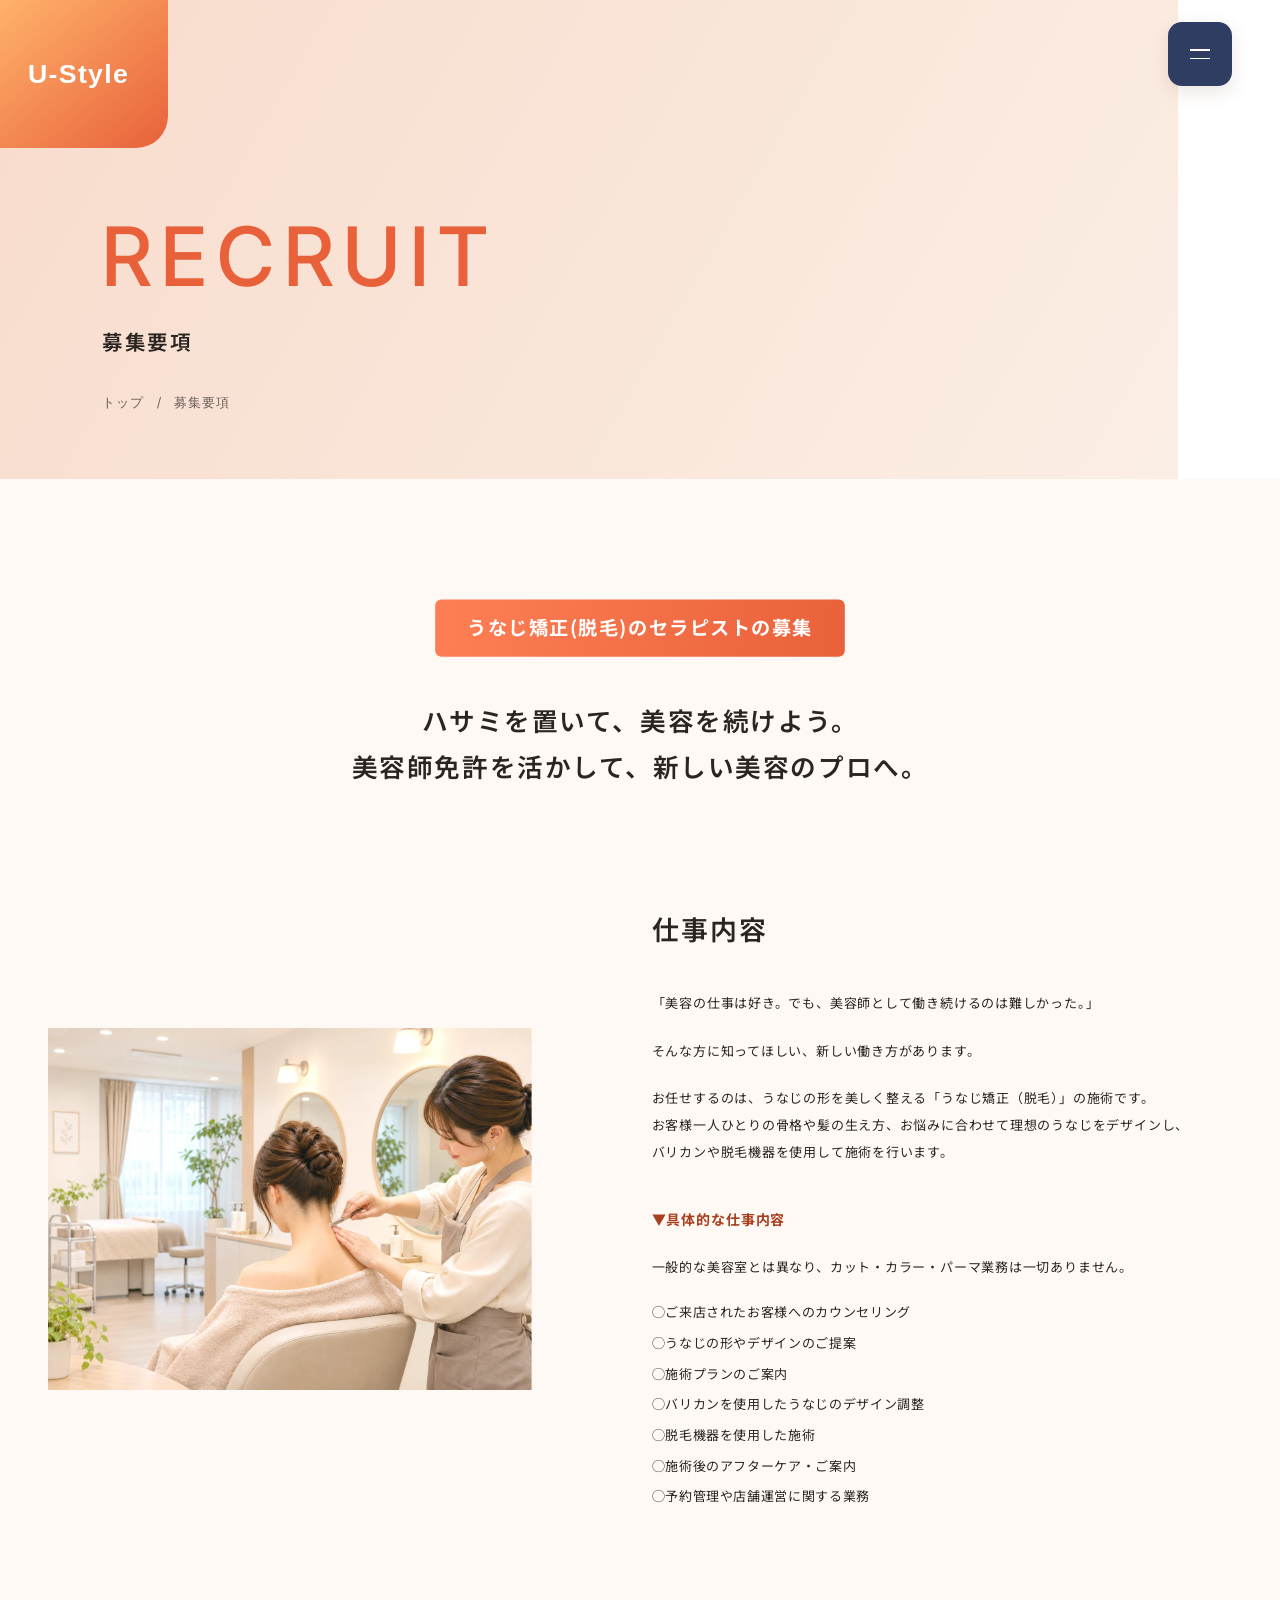
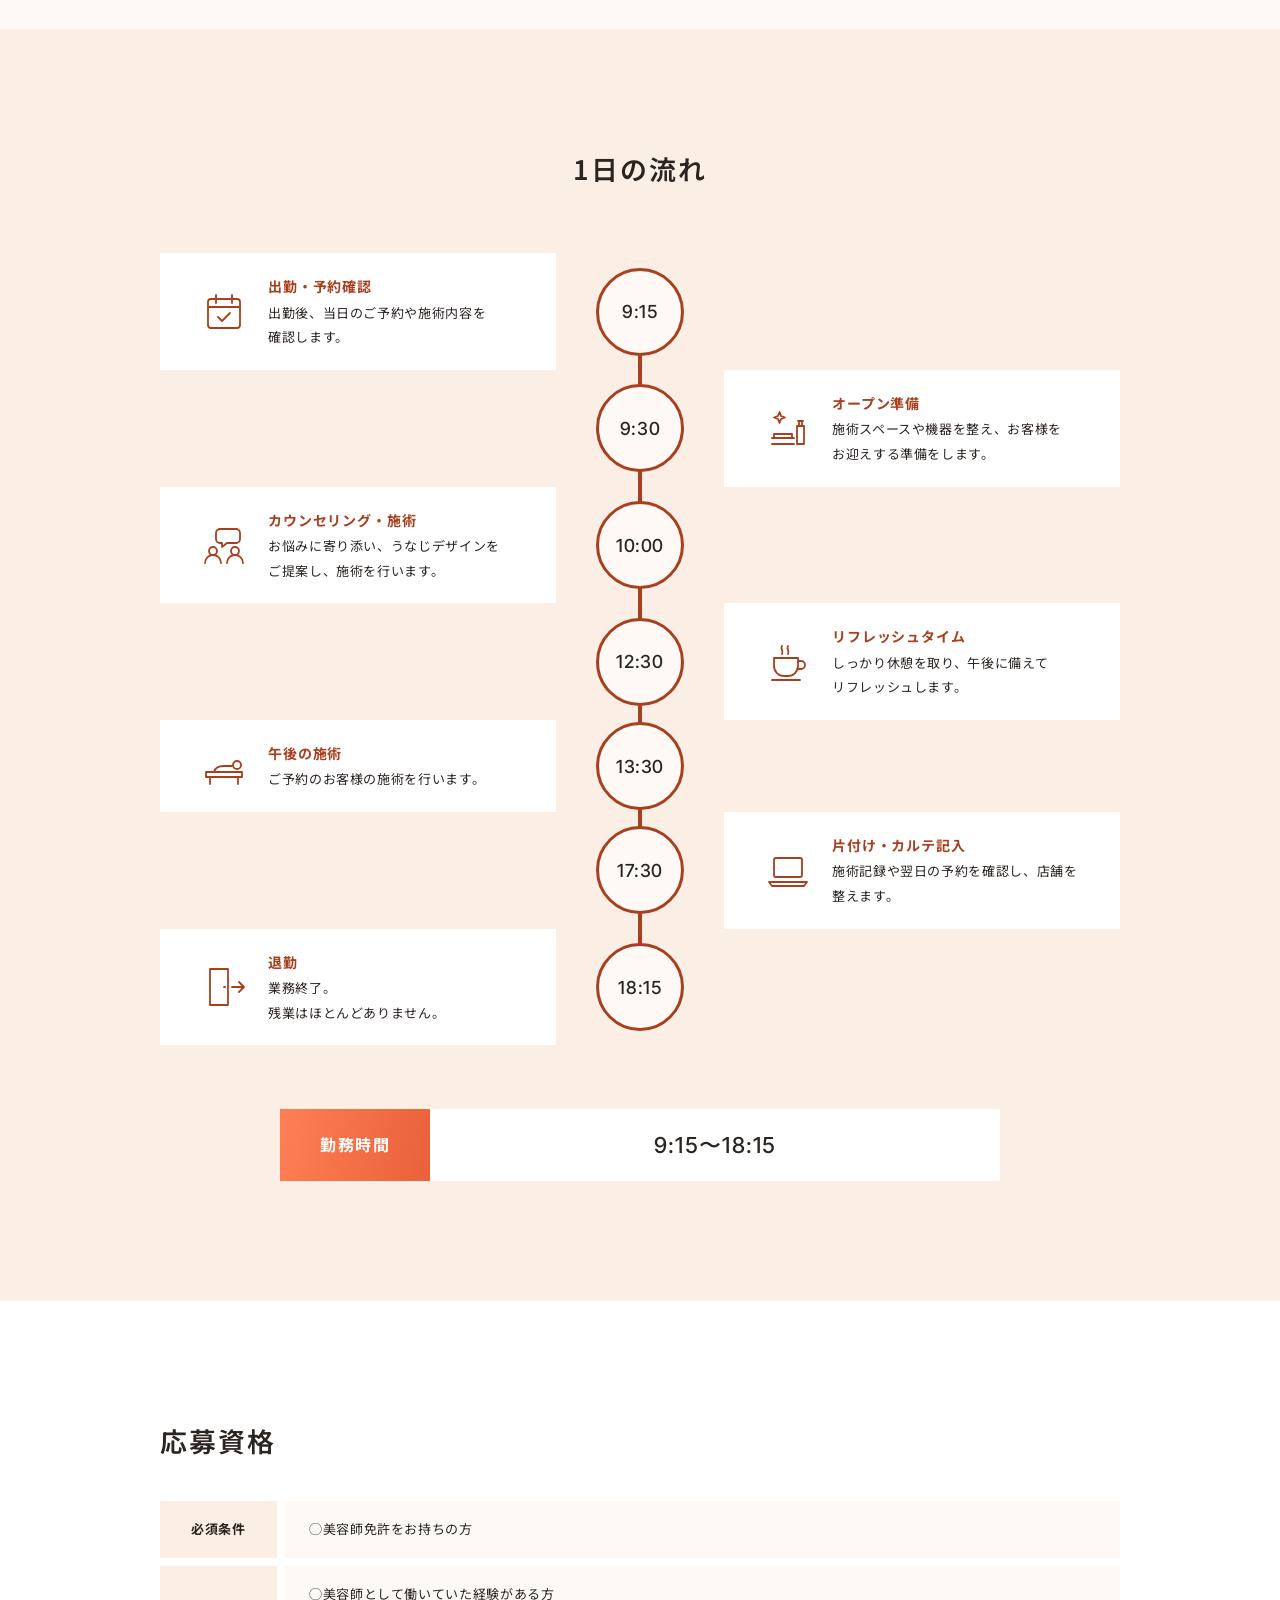
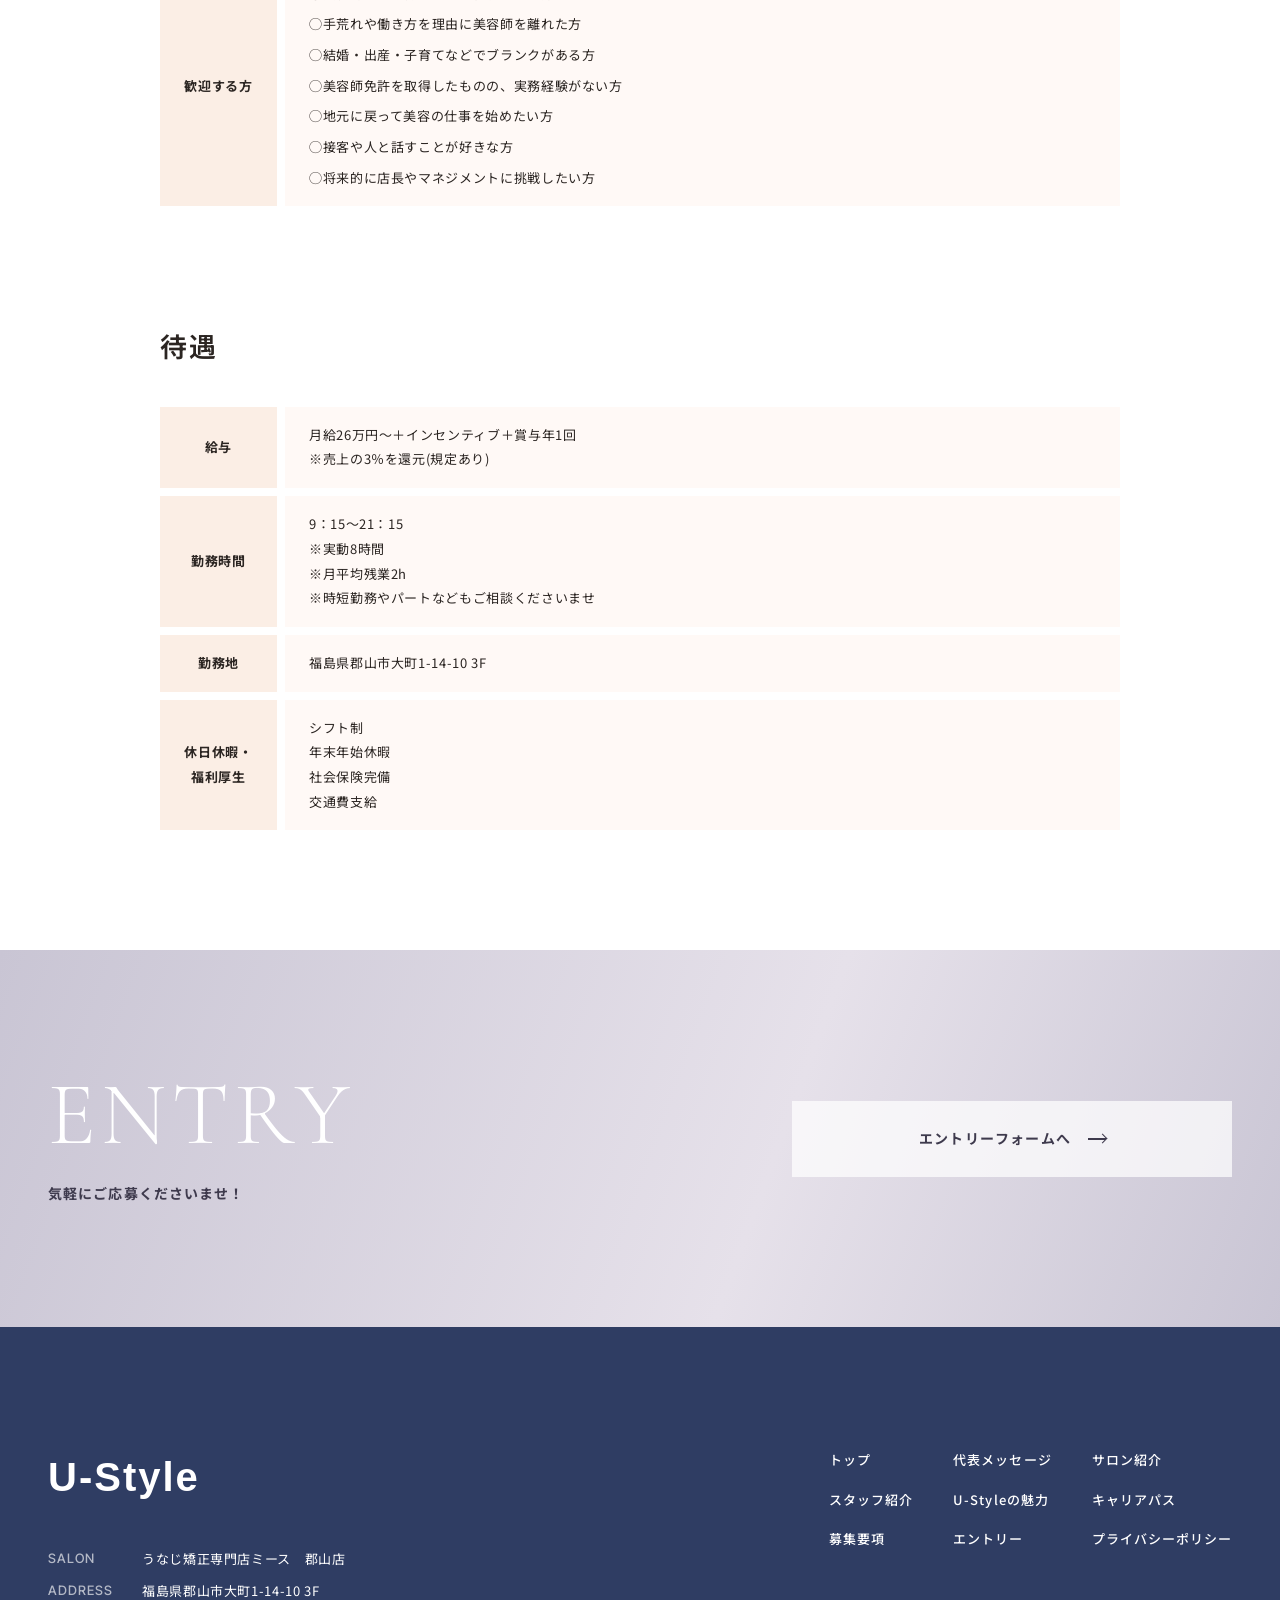
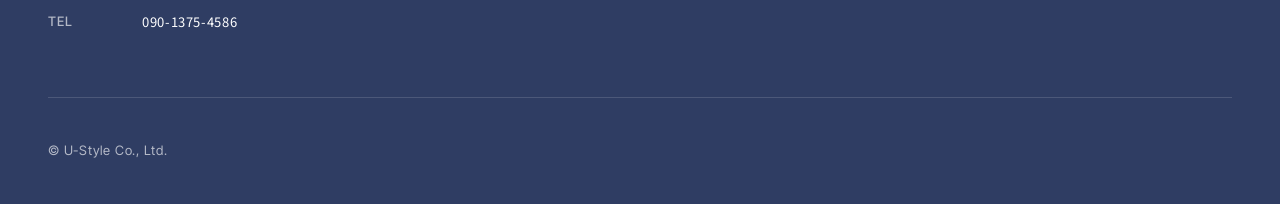
<file: requirements/index.html>
<!doctype html>
<html lang="ja">
<head>
<meta charset="utf-8">
<meta name="viewport" content="width=device-width, initial-scale=1">
<meta name="robots" content="noindex, nofollow">
<meta name="generator" content="SPINOVA HP kit v1.0 master">
<title>募集要項｜U-Style株式会社 採用サイト</title>
<meta name="description" content="うなじ矯正(脱毛)のセラピストの募集。ハサミを置いて、美容を続けよう。美容師免許を活かして、新しい美容のプロへ。">
<meta property="og:type" content="article">
<meta property="og:site_name" content="U-Style株式会社 採用サイト">
<meta property="og:title" content="募集要項｜U-Style株式会社 採用サイト">
<meta property="og:description" content="うなじ矯正(脱毛)のセラピストの募集。ハサミを置いて、美容を続けよう。美容師免許を活かして、新しい美容のプロへ。">
<meta property="og:url" content="https://hse-inc.github.io/ustyle-hp/requirements/">
<meta property="og:image" content="https://hse-inc.github.io/ustyle-hp/assets/ogp.jpg?v=20261124a">
<meta property="og:image:width" content="1200">
<meta property="og:image:height" content="630">
<meta name="twitter:card" content="summary_large_image">
<meta name="twitter:image" content="https://hse-inc.github.io/ustyle-hp/assets/ogp.jpg?v=20261124a">
<link rel="preconnect" href="https://fonts.googleapis.com">
<link rel="preconnect" href="https://fonts.gstatic.com" crossorigin>
<link href="https://fonts.googleapis.com/css2?family=Inter+Tight:wght@500;800&family=Noto+Sans+JP:wght@400;500;700&family=Shippori+Mincho+B1:wght@600&family=Cormorant+Garamond:wght@300&family=Allura&display=swap" rel="stylesheet">
<link rel="icon" href="../assets/favicon.ico?v=20261126134013" sizes="any">
<link rel="icon" href="../assets/favicon-32.png?v=20261126134013" type="image/png" sizes="32x32">
<link rel="apple-touch-icon" href="../assets/apple-touch-icon.png?v=20261126134013">
<link rel="stylesheet" href="../tokens.css?v=20261126134013">
<link rel="stylesheet" href="../base.css?v=20261126134013">
<link rel="stylesheet" href="../style.css?v=20261126134013">
</head>
<body class="is-sub is-sub--requirements">

<header class="header header--corner">
  <a class="logo" href="../" aria-label="U-Style株式会社 トップへ">
    <img class="logo__w" src="../assets/logo_w.svg?v=20261126134013" alt="" width="168" height="60">
    <img class="logo__c" src="../assets/logo.svg?v=20261126134013" alt="" width="168" height="60">
  </a>
  <div class="header__acts">
    <button class="menu-btn" type="button" aria-expanded="false" aria-controls="drawer" aria-label="メニューを開く"><span></span><span></span></button>
  </div>
</header>

<div class="drawer" id="drawer">
  <ul class="drawer__list">
    <li style="--i:0"><a href="../"><span class="drawer__en" aria-hidden="true">TOP</span><span class="drawer__ja">トップ</span></a></li>
    <li style="--i:1"><a href="../message/"><span class="drawer__en" aria-hidden="true">MESSAGE</span><span class="drawer__ja">代表メッセージ</span></a></li>
    <li style="--i:2"><a href="../salon/"><span class="drawer__en" aria-hidden="true">SALON</span><span class="drawer__ja">サロン紹介</span></a></li>
    <li style="--i:3"><a href="../staff/"><span class="drawer__en" aria-hidden="true">STAFF</span><span class="drawer__ja">スタッフ紹介</span></a></li>
    <li style="--i:4"><a href="../appeal/"><span class="drawer__en" aria-hidden="true">ABOUT U-Style</span><span class="drawer__ja">U-Styleの魅力</span></a></li>
    <li style="--i:5"><a href="../career/"><span class="drawer__en" aria-hidden="true">CAREER PATH</span><span class="drawer__ja">キャリアパス</span></a></li>
    <li style="--i:6"><a href="../requirements/" aria-current="page"><span class="drawer__en" aria-hidden="true">RECRUIT</span><span class="drawer__ja">募集要項</span></a></li>
    <li style="--i:7"><a href="../entry/"><span class="drawer__en" aria-hidden="true">ENTRY</span><span class="drawer__ja">エントリー</span></a></li>
    <li style="--i:8"><a href="../privacy/"><span class="drawer__en" aria-hidden="true">PRIVACY POLICY</span><span class="drawer__ja">プライバシーポリシー</span></a></li>
  </ul>
</div>

<main>
    <section class="phero">
    <div class="phero__panel">
      <p class="phero__en rv" aria-hidden="true"><span class="mask"><span>RECRUIT</span></span></p>
      <h1 class="phero__ja">募集要項</h1>
      <ol class="crumb"><li><a href="../">トップ</a></li><li>募集要項</li></ol>
    </div>
  </section>

  <section class="job">
    <div class="wrap job__in">
      <div class="job__top rv">
        <p class="pill-h" data-fx="pill">うなじ矯正(脱毛)の<wbr><span class="nb">セラピストの募集</span></p>
        <p class="job__lead">ハサミを<wbr>置いて、<wbr>美容を<wbr>続けよう。<br>美容師免許を<wbr>活かして、<wbr>新しい<wbr>美容の<wbr>プロへ。</p>
      </div>
      <div class="job__work">
        <figure class="job__pic" data-fx="wipe"><img src="../assets/fv-care.webp?v=20261126134013" alt="" width="1448" height="1086" loading="lazy"></figure>
        <div class="job__body rv">
          <h2 class="hd__ja">仕事内容</h2>
          <p class="txt"><span class="hang">「美容の<wbr>仕事は<wbr>好き。<wbr>でも、<wbr>美容師として<wbr>働き続けるのは<wbr>難しかった。」</span>そんな<wbr>方に<wbr>知ってほしい、<wbr>新しい<wbr>働き方があります。</p>
          <p class="txt">お任せするのは、<wbr>うなじの<wbr>形を<wbr>美しく<wbr>整える<wbr>「うなじ矯正<wbr>（脱毛）」の<wbr>施術です。<br>お客様一人ひとりの<wbr>骨格や<wbr>髪の<wbr>生え方、<wbr>お悩みに<wbr>合わせて<wbr>理想のうなじを<wbr>デザインし、<wbr>バリカンや<wbr>脱毛機器を<wbr>使用して<wbr>施術を<wbr>行います。</p>
          <h3 class="job__h3">▼具体的な仕事内容</h3>
          <p class="txt">一般的な美容室とは<wbr>異なり、<wbr>カット・カラー・パーマ業務は<wbr>一切ありません。</p>
          <ul class="chk" data-fx="list">
            <li>◯ご来店されたお客様への<wbr>カウンセリング</li>
            <li>◯うなじの<wbr>形や<wbr>デザインの<wbr>ご提案</li>
            <li>◯施術プランの<wbr>ご案内</li>
            <li>◯バリカンを<wbr>使用したうなじの<wbr>デザイン調整</li>
            <li>◯脱毛機器を<wbr>使用した<wbr>施術</li>
            <li>◯施術後の<wbr>アフターケア・ご案内</li>
            <li>◯予約管理や<wbr>店舗運営に<wbr>関する<wbr>業務</li>
          </ul>
        </div>
      </div>
    </div>
  </section>

    <section class="day">
    <div class="wrap">
      <h2 class="hd__ja rv">1日の流れ</h2>
      <ol class="flow" data-todo>
        <li class="flow__item rv"><p class="flow__time">9:15</p><div class="flow__box"><svg class="flow__ic" viewBox="0 0 48 48" aria-hidden="true"><rect x="8" y="11" width="32" height="29" rx="3"/><path d="M8 19h32M16 7v8M32 7v8M18 29l4 4 8-8"/></svg><div><h3 class="flow__ttl">出勤・予約確認</h3><p class="flow__txt">出勤後、<wbr>当日の<wbr>ご予約や<wbr>施術内容を<wbr>確認します。</p></div></div></li>
        <li class="flow__item rv"><p class="flow__time">9:30</p><div class="flow__box"><svg class="flow__ic" viewBox="0 0 48 48" aria-hidden="true"><path d="M8 34h22M8 40h22M10 34v-4h18v4M33 40V22h7v18zM35 22v-5h3v5M34 17h5M14 12l1.5-4L17 12l4 1.5-4 1.5L15.5 19 14 15l-4-1.5z"/></svg><div><h3 class="flow__ttl">オープン準備</h3><p class="flow__txt">施術スペースや<wbr>機器を<wbr>整え、<wbr>お客様を<wbr>お迎えする<wbr>準備をします。</p></div></div></li>
        <li class="flow__item rv"><p class="flow__time">10:00</p><div class="flow__box"><svg class="flow__ic" viewBox="0 0 48 48" aria-hidden="true"><circle cx="13" cy="30" r="4"/><circle cx="35" cy="30" r="4"/><path d="M5 42c0-5 4-8 8-8s8 3 8 8M27 42c0-5 4-8 8-8s8 3 8 8M20 8h16a4 4 0 0 1 4 4v6a4 4 0 0 1-4 4h-9l-5 4v-4h-2a4 4 0 0 1-4-4v-6a4 4 0 0 1 4-4z"/></svg><div><h3 class="flow__ttl">カウンセリング・施術</h3><p class="flow__txt">お悩みに<wbr>寄り添い、<wbr>うなじ<wbr>デザインを<wbr>ご提案し、<wbr>施術を<wbr>行います。</p></div></div></li>
        <li class="flow__item rv"><p class="flow__time">12:30</p><div class="flow__box"><svg class="flow__ic" viewBox="0 0 48 48" aria-hidden="true"><path d="M10 20h24v8a10 10 0 0 1-10 10h-4a10 10 0 0 1-10-10zM34 23h3a4 4 0 0 1 0 8h-4M8 42h28M18 8c-2 3 2 5 0 8M24 8c-2 3 2 5 0 8"/></svg><div><h3 class="flow__ttl">リフレッシュタイム</h3><p class="flow__txt">しっかり<wbr>休憩を<wbr>取り、<wbr>午後に<wbr>備えて<wbr>リフレッシュします。</p></div></div></li>
        <li class="flow__item rv"><p class="flow__time">13:30</p><div class="flow__box"><svg class="flow__ic" viewBox="0 0 48 48" aria-hidden="true"><path d="M6 30h36v5H6zM10 35v7M38 35v7M14 30c1-4 5-6 10-6h8"/><circle cx="37" cy="23" r="4"/></svg><div><h3 class="flow__ttl">午後の<wbr>施術</h3><p class="flow__txt">ご予約の<wbr>お客様の<wbr>施術を<wbr>行います。</p></div></div></li>
        <li class="flow__item rv"><p class="flow__time">17:30</p><div class="flow__box"><svg class="flow__ic" viewBox="0 0 48 48" aria-hidden="true"><rect x="10" y="12" width="28" height="19" rx="2"/><path d="M5 36h38l-3 4H8z"/></svg><div><h3 class="flow__ttl">片付け・カルテ記入</h3><p class="flow__txt">施術記録や<wbr>翌日の<wbr>予約を<wbr>確認し、<wbr>店舗を<wbr>整えます。</p></div></div></li>
        <li class="flow__item rv"><p class="flow__time">18:15</p><div class="flow__box"><svg class="flow__ic" viewBox="0 0 48 48" aria-hidden="true"><path d="M10 6h18v36H10zM24 24h1M32 24h12M39 19l5 5-5 5"/></svg><div><h3 class="flow__ttl">退勤</h3><p class="flow__txt">業務終了。<br>残業は<wbr>ほとんど<wbr>ありません。</p></div></div></li>
      </ol>
      <dl class="flow__hours rv" data-todo><dt>勤務時間</dt><dd>9:15〜18:15</dd></dl>
    </div>
  </section>

  <section class="cond">
    <div class="wrap cond__in">
      <div class="cond__block rv">
        <h2 class="hd__ja">応募資格</h2>
        <dl class="tbl" data-fx="list">
          <div><dt>必須条件</dt><dd><ul class="chk"><li>◯美容師免許を<wbr>お持ちの<wbr>方</li></ul></dd></div>
          <div><dt>歓迎する<wbr>方</dt><dd><ul class="chk"><li>◯美容師として<wbr>働いていた<wbr>経験がある<wbr>方</li><li>◯手荒れや<wbr>働き方を<wbr>理由に<wbr>美容師を<wbr>離れた<wbr>方</li><li>◯結婚・出産・子育てなどで<wbr>ブランクがある<wbr>方</li><li>◯美容師免許を<wbr>取得したものの、<wbr>実務経験がない<wbr>方</li><li>◯地元に<wbr>戻って<wbr>美容の<wbr>仕事を<wbr>始めたい<wbr>方</li><li>◯接客や<wbr>人と<wbr>話すことが<wbr>好きな<wbr>方</li><li>◯将来的に<wbr>店長や<wbr>マネジメントに<wbr>挑戦したい<wbr>方</li></ul></dd></div>
        </dl>
      </div>
      <div class="cond__block rv">
        <h2 class="hd__ja">待遇</h2>
        <dl class="tbl" data-fx="list">
          <div><dt>給与</dt><dd>月給26万円〜＋インセンティブ＋賞与年1回<br><span class="note">※売上の3％を<wbr>還元(規定あり)</span></dd></div>
          <div><dt>勤務時間</dt><dd>9：15〜21：15<br><span class="note">※実動8時間</span><span class="note">※月平均残業2h</span><span class="note">※時短勤務や<wbr>パートなども<wbr>ご相談くださいませ</span></dd></div>
          <div><dt>勤務地</dt><dd>福島県郡山市大町<span class="nb">1-14-10 3F</span></dd></div>
          <div><dt>休日休暇・福利厚生</dt><dd>シフト制<br>年末年始休暇<br>社会保険完備<br>交通費支給</dd></div>
        </dl>
      </div>
    </div>
  </section>

    <section class="entry">
    <div class="wrap entry__in">
      <div class="entry__txt rv">
        <p class="entry__en" aria-hidden="true">ENTRY</p>
        <p class="entry__lead">気軽に<wbr>ご応募くださいませ！</p>
      </div>
      <a class="entry__btn rv" href="../entry/">エントリーフォームへ<i aria-hidden="true"></i></a>
    </div>
  </section>

</main>

<footer class="footer">
  <div class="wrap footer__top">
    <div class="footer__co">
      <a class="footer__logo" href="../" aria-label="U-Style株式会社 トップへ"><img src="../assets/logo_w.svg?v=20261126134013" alt="" width="168" height="60" loading="lazy"></a>
      <dl class="footer__info">
        <dt>SALON</dt><dd>うなじ矯正専門店ミース　郡山店</dd>
        <dt>ADDRESS</dt><dd>福島県郡山市大町<span class="nb">1-14-10 3F</span></dd>
        <dt>TEL</dt><dd><a class="nb" href="tel:09013754586">090-1375-4586</a></dd>
      </dl>
    </div>
    <ul class="footer__nav">
      <li><a href="../">トップ</a></li>
      <li><a href="../message/">代表メッセージ</a></li>
      <li><a href="../salon/">サロン紹介</a></li>
      <li><a href="../staff/">スタッフ紹介</a></li>
      <li><a href="../appeal/">U-Styleの魅力</a></li>
      <li><a href="../career/">キャリアパス</a></li>
      <li><a href="../requirements/">募集要項</a></li>
      <li><a href="../entry/">エントリー</a></li>
      <li><a href="../privacy/">プライバシーポリシー</a></li>
    </ul>
  </div>
  <p class="wrap footer__copy">© U-Style Co., Ltd.</p>
</footer>

<script src="../site.js?v=20261126134013"></script>
</body>
</html>
</file>
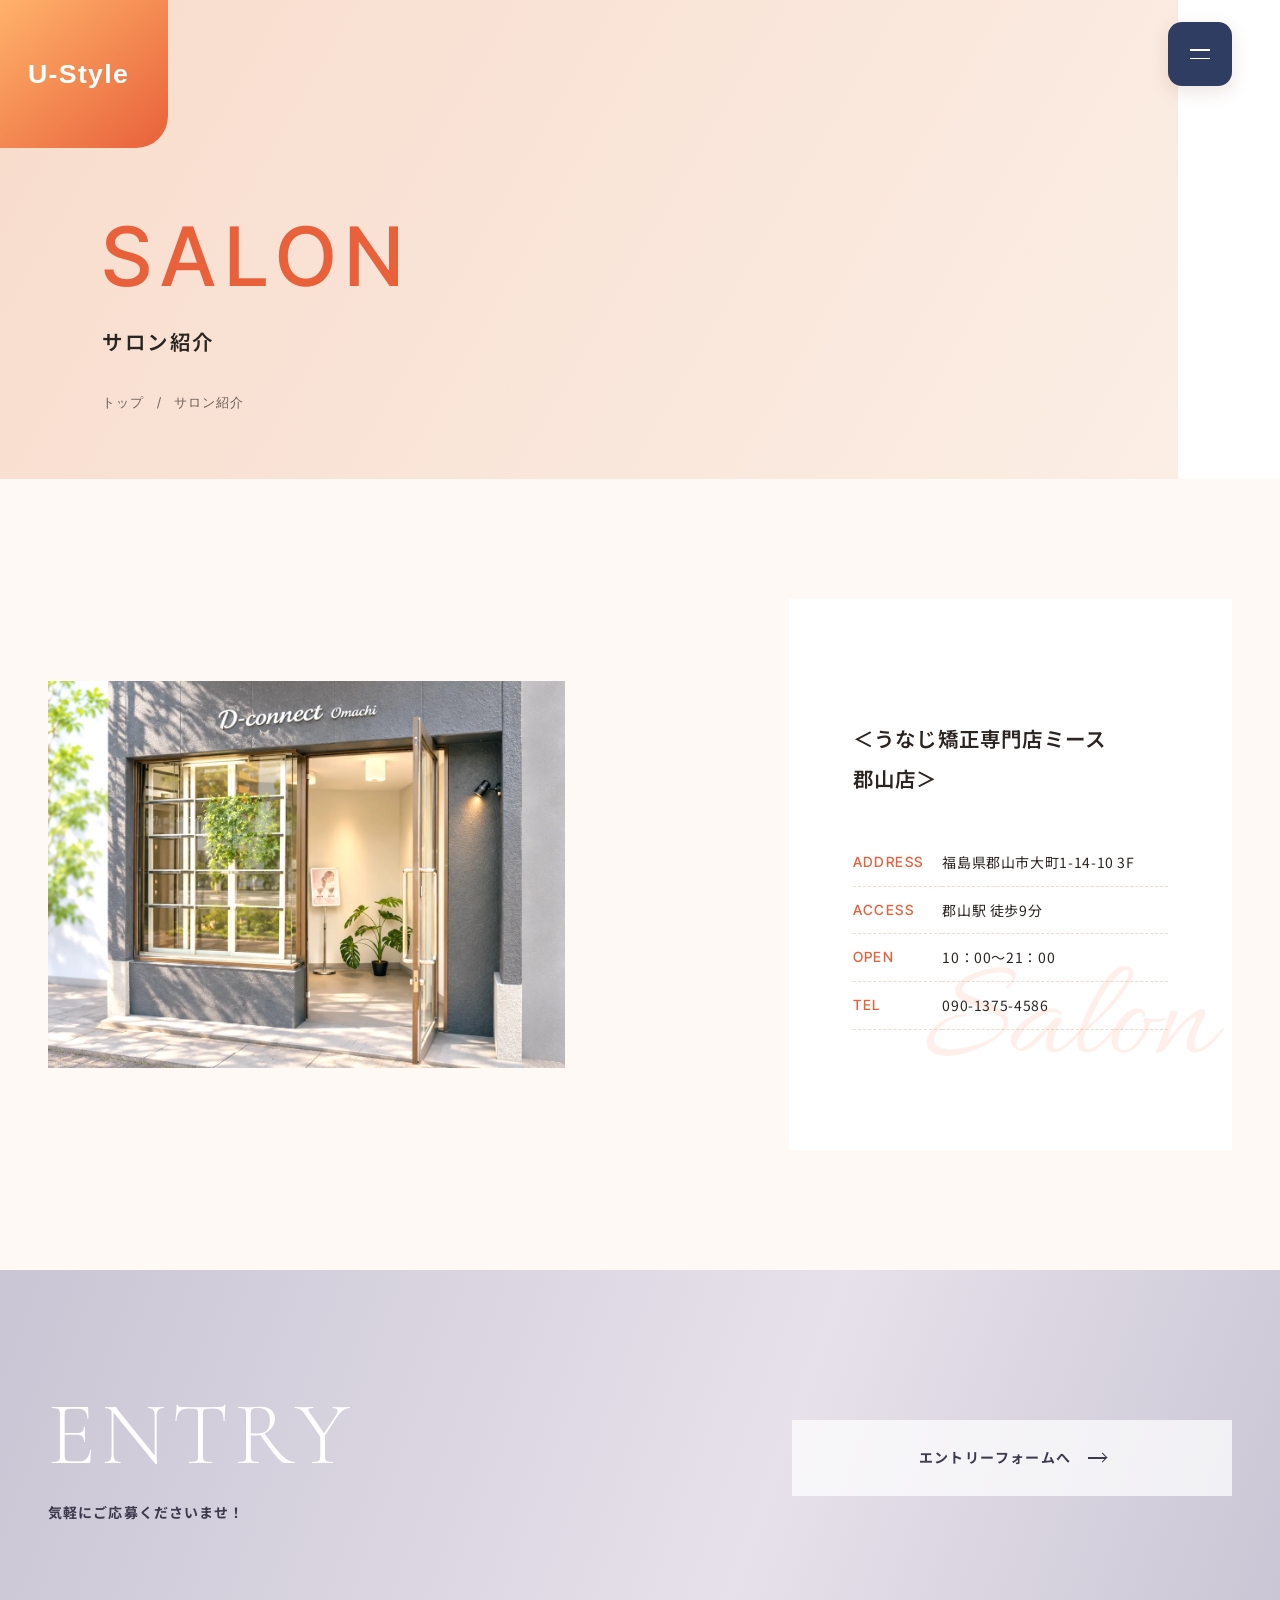
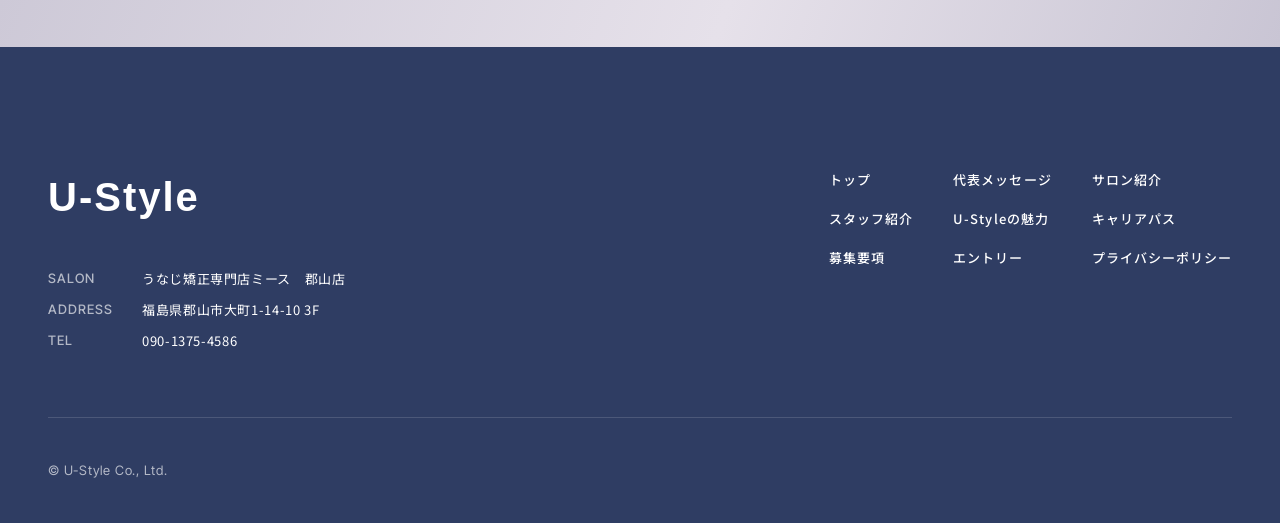
<file: salon/index.html>
<!doctype html>
<html lang="ja">
<head>
<meta charset="utf-8">
<meta name="viewport" content="width=device-width, initial-scale=1">
<meta name="robots" content="noindex, nofollow">
<meta name="generator" content="SPINOVA HP kit v1.0 master">
<title>サロン紹介｜U-Style株式会社 採用サイト</title>
<meta name="description" content="うなじ矯正専門店ミース 郡山店。福島県郡山市大町1-14-10 3F、郡山駅 徒歩9分。">
<meta property="og:type" content="article">
<meta property="og:site_name" content="U-Style株式会社 採用サイト">
<meta property="og:title" content="サロン紹介｜U-Style株式会社 採用サイト">
<meta property="og:description" content="うなじ矯正専門店ミース 郡山店。福島県郡山市大町1-14-10 3F、郡山駅 徒歩9分。">
<meta property="og:url" content="https://hse-inc.github.io/ustyle-hp/salon/">
<meta property="og:image" content="https://hse-inc.github.io/ustyle-hp/assets/ogp.jpg?v=20261124a">
<meta property="og:image:width" content="1200">
<meta property="og:image:height" content="630">
<meta name="twitter:card" content="summary_large_image">
<meta name="twitter:image" content="https://hse-inc.github.io/ustyle-hp/assets/ogp.jpg?v=20261124a">
<link rel="preconnect" href="https://fonts.googleapis.com">
<link rel="preconnect" href="https://fonts.gstatic.com" crossorigin>
<link href="https://fonts.googleapis.com/css2?family=Inter+Tight:wght@500;800&family=Noto+Sans+JP:wght@400;500;700&family=Shippori+Mincho+B1:wght@600&family=Cormorant+Garamond:wght@300&family=Allura&display=swap" rel="stylesheet">
<link rel="icon" href="../assets/favicon.ico?v=20261126134013" sizes="any">
<link rel="icon" href="../assets/favicon-32.png?v=20261126134013" type="image/png" sizes="32x32">
<link rel="apple-touch-icon" href="../assets/apple-touch-icon.png?v=20261126134013">
<link rel="stylesheet" href="../tokens.css?v=20261126134013">
<link rel="stylesheet" href="../base.css?v=20261126134013">
<link rel="stylesheet" href="../style.css?v=20261126134013">
</head>
<body class="is-sub is-sub--salon">

<header class="header header--corner">
  <a class="logo" href="../" aria-label="U-Style株式会社 トップへ">
    <img class="logo__w" src="../assets/logo_w.svg?v=20261126134013" alt="" width="168" height="60">
    <img class="logo__c" src="../assets/logo.svg?v=20261126134013" alt="" width="168" height="60">
  </a>
  <div class="header__acts">
    <button class="menu-btn" type="button" aria-expanded="false" aria-controls="drawer" aria-label="メニューを開く"><span></span><span></span></button>
  </div>
</header>

<div class="drawer" id="drawer">
  <ul class="drawer__list">
    <li style="--i:0"><a href="../"><span class="drawer__en" aria-hidden="true">TOP</span><span class="drawer__ja">トップ</span></a></li>
    <li style="--i:1"><a href="../message/"><span class="drawer__en" aria-hidden="true">MESSAGE</span><span class="drawer__ja">代表メッセージ</span></a></li>
    <li style="--i:2"><a href="../salon/" aria-current="page"><span class="drawer__en" aria-hidden="true">SALON</span><span class="drawer__ja">サロン紹介</span></a></li>
    <li style="--i:3"><a href="../staff/"><span class="drawer__en" aria-hidden="true">STAFF</span><span class="drawer__ja">スタッフ紹介</span></a></li>
    <li style="--i:4"><a href="../appeal/"><span class="drawer__en" aria-hidden="true">ABOUT U-Style</span><span class="drawer__ja">U-Styleの魅力</span></a></li>
    <li style="--i:5"><a href="../career/"><span class="drawer__en" aria-hidden="true">CAREER PATH</span><span class="drawer__ja">キャリアパス</span></a></li>
    <li style="--i:6"><a href="../requirements/"><span class="drawer__en" aria-hidden="true">RECRUIT</span><span class="drawer__ja">募集要項</span></a></li>
    <li style="--i:7"><a href="../entry/"><span class="drawer__en" aria-hidden="true">ENTRY</span><span class="drawer__ja">エントリー</span></a></li>
    <li style="--i:8"><a href="../privacy/"><span class="drawer__en" aria-hidden="true">PRIVACY POLICY</span><span class="drawer__ja">プライバシーポリシー</span></a></li>
  </ul>
</div>

<main>
    <section class="phero">
    <div class="phero__panel">
      <p class="phero__en rv" aria-hidden="true"><span class="mask"><span>SALON</span></span></p>
      <h1 class="phero__ja">サロン紹介</h1>
      <ol class="crumb"><li><a href="../">トップ</a></li><li>サロン紹介</li></ol>
    </div>
  </section>

  <section class="sl">
    <div class="wrap sl__in">
      <div class="sl__pics">
        <figure class="sl__a" data-fx="wipe"><img src="../assets/salon.webp?v=20261126134013" alt="うなじ矯正専門店ミース 郡山店の入口" width="1200" height="900"></figure>
        <figure class="sl__b" data-fx="wipe-r"><img src="../assets/point-1.webp?v=20261126134013" alt="施術室" width="1000" height="750" loading="lazy"></figure>
      </div>
      <div class="sl__card rv">
        <h2 class="sl__name"><span class="nb">＜うなじ矯正専門店ミース</span>　<span class="nb">郡山店＞</span></h2>
        <dl class="sinfo sinfo--l" data-fx="list">
          <dt>ADDRESS</dt><dd>福島県郡山市大町<span class="nb">1-14-10 3F</span></dd>
          <dt>ACCESS</dt><dd>郡山駅 徒歩9分</dd>
          <dt>OPEN</dt><dd><span class="nb">10：00〜21：00</span></dd>
          <dt>TEL</dt><dd><a class="nb" href="tel:09013754586">090-1375-4586</a></dd>
        </dl>
        <p class="script" aria-hidden="true" data-px="0.1">Salon</p>
      </div>
    </div>
  </section>

    <section class="entry">
    <div class="wrap entry__in">
      <div class="entry__txt rv">
        <p class="entry__en" aria-hidden="true">ENTRY</p>
        <p class="entry__lead">気軽に<wbr>ご応募くださいませ！</p>
      </div>
      <a class="entry__btn rv" href="../entry/">エントリーフォームへ<i aria-hidden="true"></i></a>
    </div>
  </section>

</main>

<footer class="footer">
  <div class="wrap footer__top">
    <div class="footer__co">
      <a class="footer__logo" href="../" aria-label="U-Style株式会社 トップへ"><img src="../assets/logo_w.svg?v=20261126134013" alt="" width="168" height="60" loading="lazy"></a>
      <dl class="footer__info">
        <dt>SALON</dt><dd>うなじ矯正専門店ミース　郡山店</dd>
        <dt>ADDRESS</dt><dd>福島県郡山市大町<span class="nb">1-14-10 3F</span></dd>
        <dt>TEL</dt><dd><a class="nb" href="tel:09013754586">090-1375-4586</a></dd>
      </dl>
    </div>
    <ul class="footer__nav">
      <li><a href="../">トップ</a></li>
      <li><a href="../message/">代表メッセージ</a></li>
      <li><a href="../salon/">サロン紹介</a></li>
      <li><a href="../staff/">スタッフ紹介</a></li>
      <li><a href="../appeal/">U-Styleの魅力</a></li>
      <li><a href="../career/">キャリアパス</a></li>
      <li><a href="../requirements/">募集要項</a></li>
      <li><a href="../entry/">エントリー</a></li>
      <li><a href="../privacy/">プライバシーポリシー</a></li>
    </ul>
  </div>
  <p class="wrap footer__copy">© U-Style Co., Ltd.</p>
</footer>

<script src="../site.js?v=20261126134013"></script>
</body>
</html>
</file>
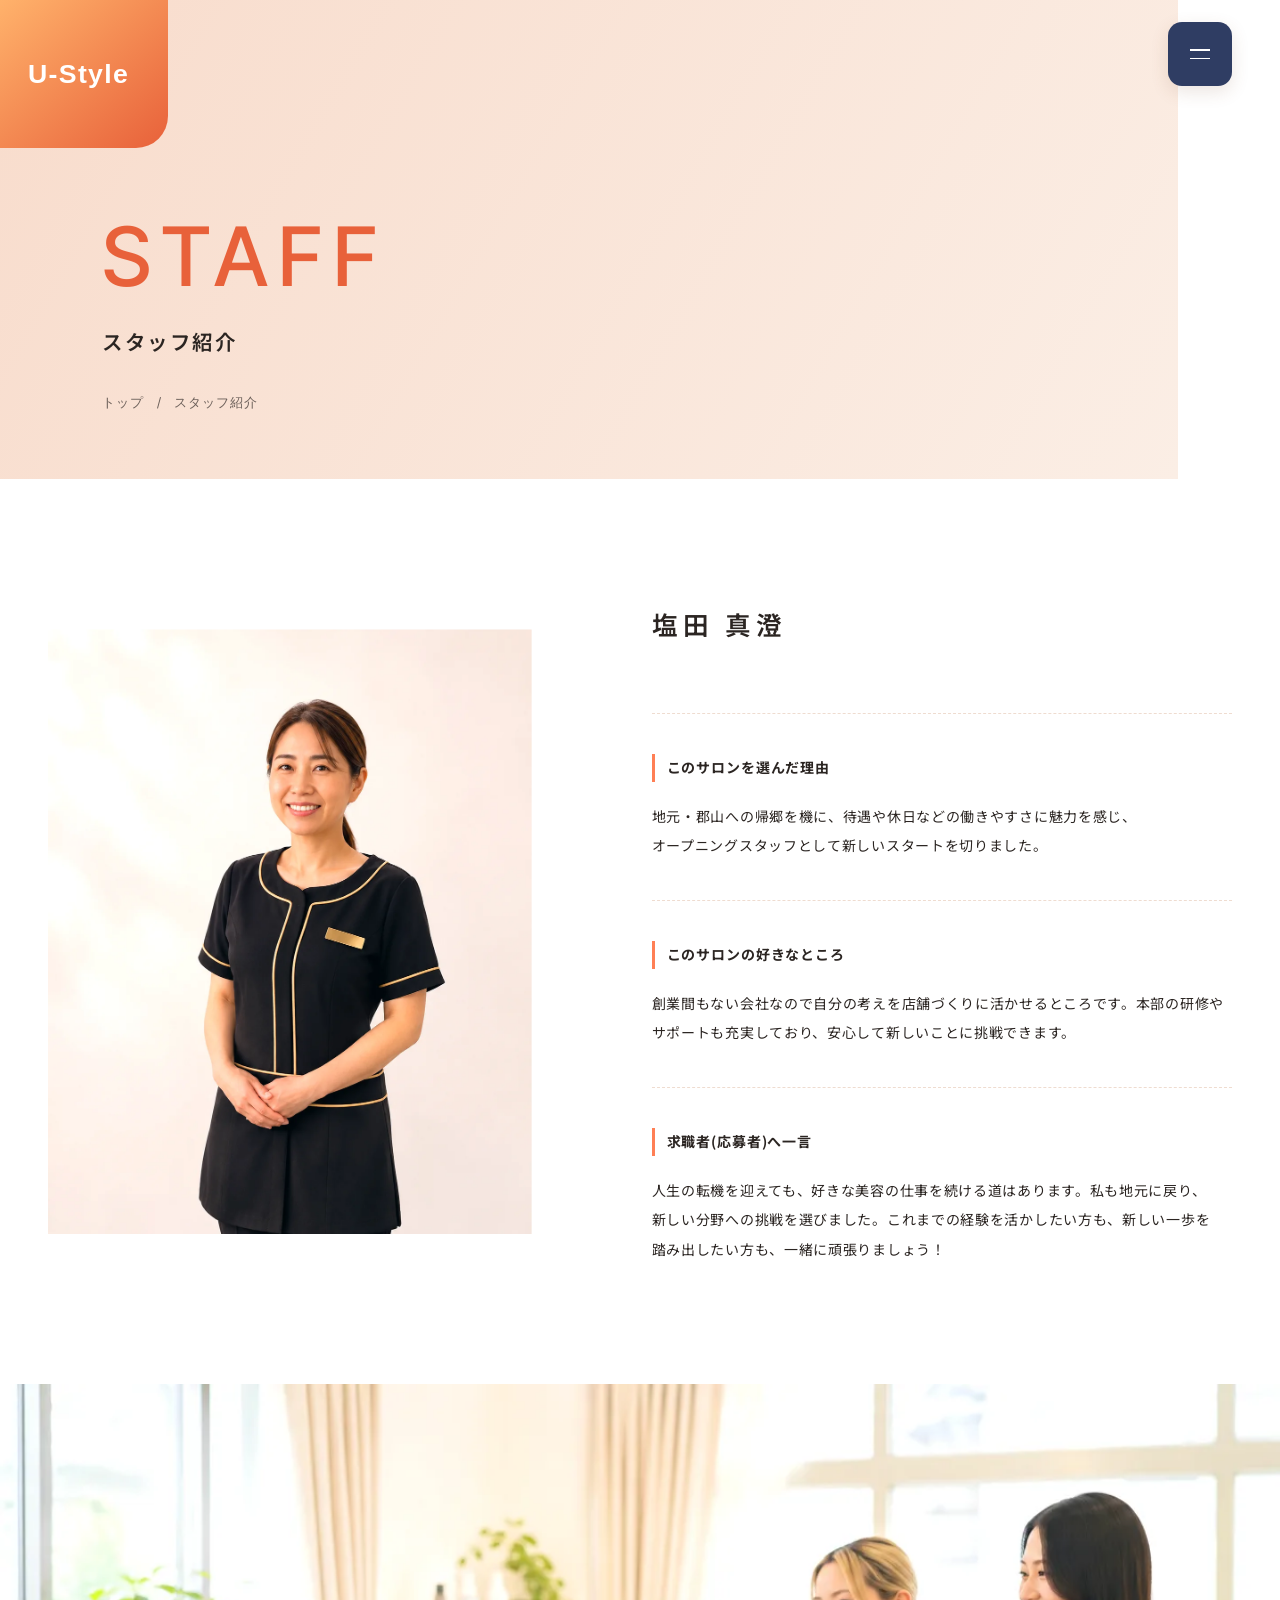
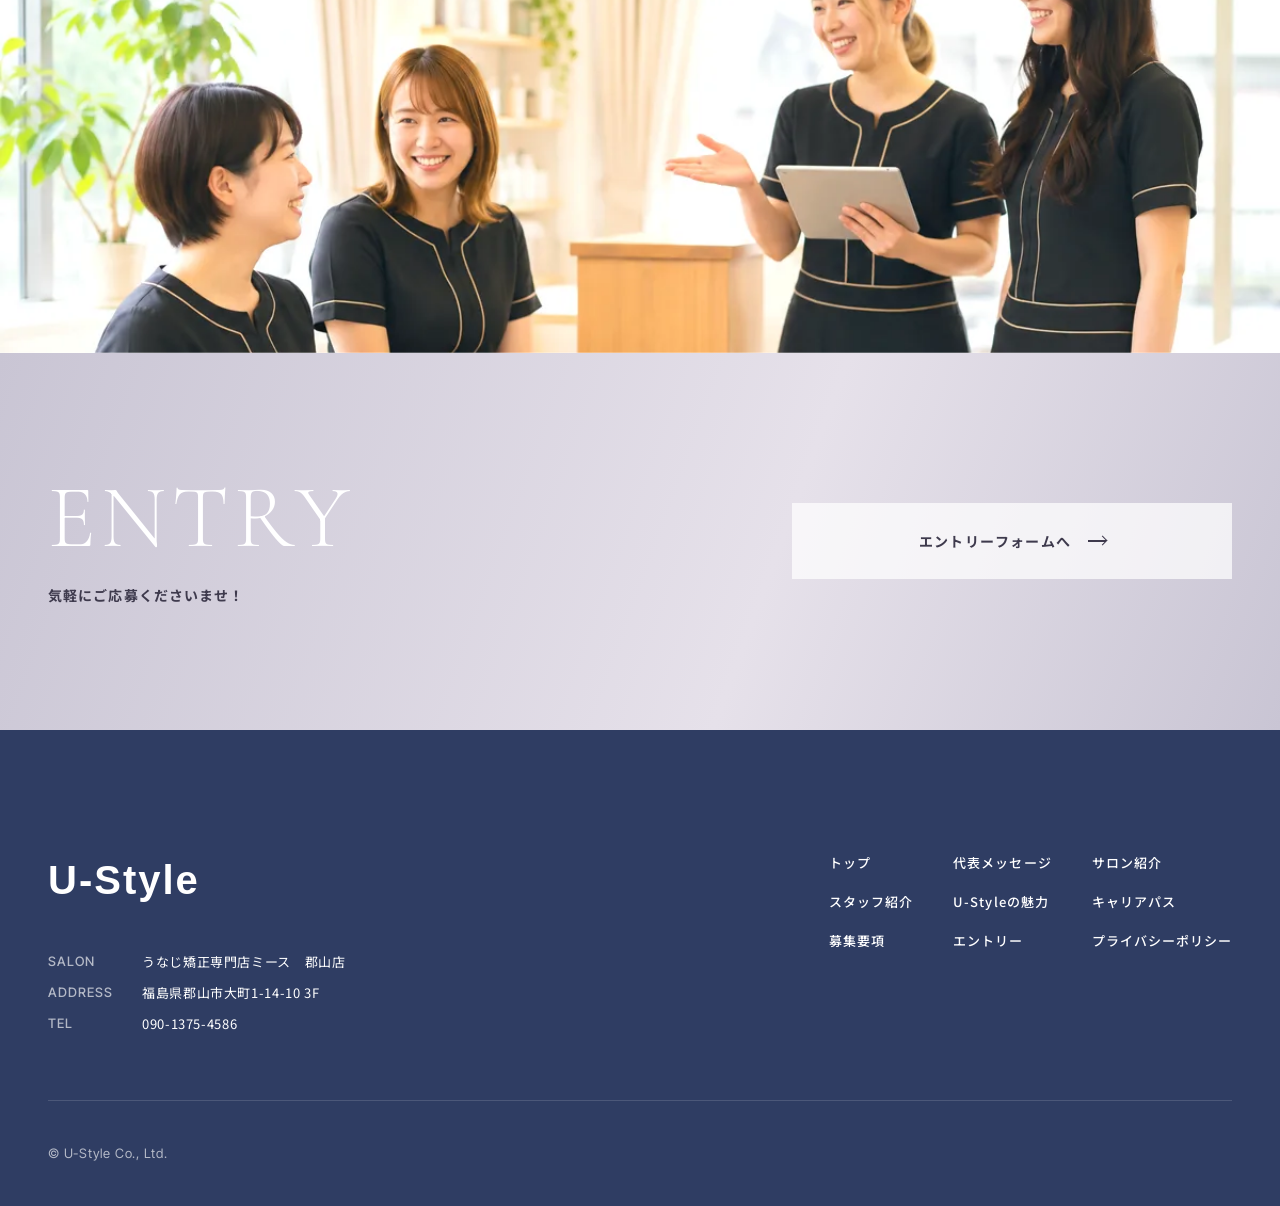
<file: staff/index.html>
<!doctype html>
<html lang="ja">
<head>
<meta charset="utf-8">
<meta name="viewport" content="width=device-width, initial-scale=1">
<meta name="robots" content="noindex, nofollow">
<meta name="generator" content="SPINOVA HP kit v1.0 master">
<title>スタッフ紹介｜U-Style株式会社 採用サイト</title>
<meta name="description" content="人生の転機を迎えても、好きな美容の仕事を続ける道はあります。スタッフ紹介。">
<meta property="og:type" content="article">
<meta property="og:site_name" content="U-Style株式会社 採用サイト">
<meta property="og:title" content="スタッフ紹介｜U-Style株式会社 採用サイト">
<meta property="og:description" content="人生の転機を迎えても、好きな美容の仕事を続ける道はあります。スタッフ紹介。">
<meta property="og:url" content="https://hse-inc.github.io/ustyle-hp/staff/">
<meta property="og:image" content="https://hse-inc.github.io/ustyle-hp/assets/ogp.jpg?v=20261124a">
<meta property="og:image:width" content="1200">
<meta property="og:image:height" content="630">
<meta name="twitter:card" content="summary_large_image">
<meta name="twitter:image" content="https://hse-inc.github.io/ustyle-hp/assets/ogp.jpg?v=20261124a">
<link rel="preconnect" href="https://fonts.googleapis.com">
<link rel="preconnect" href="https://fonts.gstatic.com" crossorigin>
<link href="https://fonts.googleapis.com/css2?family=Inter+Tight:wght@500;800&family=Noto+Sans+JP:wght@400;500;700&family=Shippori+Mincho+B1:wght@600&family=Cormorant+Garamond:wght@300&family=Allura&display=swap" rel="stylesheet">
<link rel="icon" href="../assets/favicon.ico?v=20261126134013" sizes="any">
<link rel="icon" href="../assets/favicon-32.png?v=20261126134013" type="image/png" sizes="32x32">
<link rel="apple-touch-icon" href="../assets/apple-touch-icon.png?v=20261126134013">
<link rel="stylesheet" href="../tokens.css?v=20261126134013">
<link rel="stylesheet" href="../base.css?v=20261126134013">
<link rel="stylesheet" href="../style.css?v=20261126134013">
</head>
<body class="is-sub is-sub--staff">

<header class="header header--corner">
  <a class="logo" href="../" aria-label="U-Style株式会社 トップへ">
    <img class="logo__w" src="../assets/logo_w.svg?v=20261126134013" alt="" width="168" height="60">
    <img class="logo__c" src="../assets/logo.svg?v=20261126134013" alt="" width="168" height="60">
  </a>
  <div class="header__acts">
    <button class="menu-btn" type="button" aria-expanded="false" aria-controls="drawer" aria-label="メニューを開く"><span></span><span></span></button>
  </div>
</header>

<div class="drawer" id="drawer">
  <ul class="drawer__list">
    <li style="--i:0"><a href="../"><span class="drawer__en" aria-hidden="true">TOP</span><span class="drawer__ja">トップ</span></a></li>
    <li style="--i:1"><a href="../message/"><span class="drawer__en" aria-hidden="true">MESSAGE</span><span class="drawer__ja">代表メッセージ</span></a></li>
    <li style="--i:2"><a href="../salon/"><span class="drawer__en" aria-hidden="true">SALON</span><span class="drawer__ja">サロン紹介</span></a></li>
    <li style="--i:3"><a href="../staff/" aria-current="page"><span class="drawer__en" aria-hidden="true">STAFF</span><span class="drawer__ja">スタッフ紹介</span></a></li>
    <li style="--i:4"><a href="../appeal/"><span class="drawer__en" aria-hidden="true">ABOUT U-Style</span><span class="drawer__ja">U-Styleの魅力</span></a></li>
    <li style="--i:5"><a href="../career/"><span class="drawer__en" aria-hidden="true">CAREER PATH</span><span class="drawer__ja">キャリアパス</span></a></li>
    <li style="--i:6"><a href="../requirements/"><span class="drawer__en" aria-hidden="true">RECRUIT</span><span class="drawer__ja">募集要項</span></a></li>
    <li style="--i:7"><a href="../entry/"><span class="drawer__en" aria-hidden="true">ENTRY</span><span class="drawer__ja">エントリー</span></a></li>
    <li style="--i:8"><a href="../privacy/"><span class="drawer__en" aria-hidden="true">PRIVACY POLICY</span><span class="drawer__ja">プライバシーポリシー</span></a></li>
  </ul>
</div>

<main>
    <section class="phero">
    <div class="phero__panel">
      <p class="phero__en rv" aria-hidden="true"><span class="mask"><span>STAFF</span></span></p>
      <h1 class="phero__ja">スタッフ紹介</h1>
      <ol class="crumb"><li><a href="../">トップ</a></li><li>スタッフ紹介</li></ol>
    </div>
  </section>

  <section class="sf">
    <div class="wrap sf__in">
      <figure class="sf__pic" data-fx="wipe"><img src="../assets/staff.webp?v=20261126134013" alt="スタッフの塩田 真澄さん" width="1086" height="1448"></figure>
      <div class="sf__body rv">
        <h2 class="sf__name">塩田 真澄</h2>
        <dl class="qa" data-fx="list">
          <div><dt>この<wbr>サロンを<wbr>選んだ<wbr>理由</dt><dd>地元・郡山への<wbr>帰郷を<wbr>機に、<wbr>待遇や<wbr>休日などの<wbr>働きやすさに<wbr>魅力を<wbr>感じ、<wbr>オープニングスタッフとして<wbr>新しい<wbr>スタートを<wbr>切りました。</dd></div>
          <div><dt>この<wbr>サロンの<wbr>好きなところ</dt><dd>創業間もない<wbr>会社なので<wbr>自分の<wbr>考えを<wbr>店舗づくりに<wbr>活かせるところです。<wbr>本部の<wbr>研修や<wbr>サポートも<wbr>充実しており、<wbr>安心して<wbr>新しいことに<wbr>挑戦できます。</dd></div>
          <div><dt>求職者(応募者)へ<wbr>一言</dt><dd>人生の<wbr>転機を<wbr>迎えても、<wbr>好きな<wbr>美容の<wbr>仕事を<wbr>続ける<wbr>道はあります。<wbr>私も<wbr>地元に<wbr>戻り、<wbr>新しい<wbr>分野への<wbr>挑戦を<wbr>選びました。<wbr>これまでの<wbr>経験を<wbr>活かしたい<wbr>方も、<wbr>新しい<wbr>一歩を<wbr>踏み出したい<wbr>方も、<wbr>一緒に<wbr>頑張りましょう！</dd></div>
        </dl>
      </div>
    </div>
    <figure class="sf__band" data-fx="wipe"><img src="../assets/staff-team.webp?v=20261126134013" alt="" width="1200" height="800" loading="lazy"></figure>
  </section>

    <section class="entry">
    <div class="wrap entry__in">
      <div class="entry__txt rv">
        <p class="entry__en" aria-hidden="true">ENTRY</p>
        <p class="entry__lead">気軽に<wbr>ご応募くださいませ！</p>
      </div>
      <a class="entry__btn rv" href="../entry/">エントリーフォームへ<i aria-hidden="true"></i></a>
    </div>
  </section>

</main>

<footer class="footer">
  <div class="wrap footer__top">
    <div class="footer__co">
      <a class="footer__logo" href="../" aria-label="U-Style株式会社 トップへ"><img src="../assets/logo_w.svg?v=20261126134013" alt="" width="168" height="60" loading="lazy"></a>
      <dl class="footer__info">
        <dt>SALON</dt><dd>うなじ矯正専門店ミース　郡山店</dd>
        <dt>ADDRESS</dt><dd>福島県郡山市大町<span class="nb">1-14-10 3F</span></dd>
        <dt>TEL</dt><dd><a class="nb" href="tel:09013754586">090-1375-4586</a></dd>
      </dl>
    </div>
    <ul class="footer__nav">
      <li><a href="../">トップ</a></li>
      <li><a href="../message/">代表メッセージ</a></li>
      <li><a href="../salon/">サロン紹介</a></li>
      <li><a href="../staff/">スタッフ紹介</a></li>
      <li><a href="../appeal/">U-Styleの魅力</a></li>
      <li><a href="../career/">キャリアパス</a></li>
      <li><a href="../requirements/">募集要項</a></li>
      <li><a href="../entry/">エントリー</a></li>
      <li><a href="../privacy/">プライバシーポリシー</a></li>
    </ul>
  </div>
  <p class="wrap footer__copy">© U-Style Co., Ltd.</p>
</footer>

<script src="../site.js?v=20261126134013"></script>
</body>
</html>
</file>
<file: tokens.css>
:root {
  
  --c-base: #ffffff;
  --c-cream: #fff9f6;    
  --c-peach: #fbeee5;    
  --c-sub: #ff7f55;      
  --c-sub-deep: #e8613a;
  --c-sub-ink: #a8401f;
  --c-sub-ghost: rgba(255, 255, 255, 0.16);
  --c-accent: #ff7f55;
  --c-accent-2: #ffb26b;  
  --c-pink: #e8508a;      
  --c-navy: #2f3d63;      
  --c-pale: #fbeee5;
  --c-hero: #f8dccc;      
  --c-ink: #2b2522;
  --c-ink-soft: #6b5f59;
  --c-line: #efdcd0;
  --c-dark: #2f3d63;
  --c-dark-text: #ffffff;
  --c-dark-soft: rgba(255, 255, 255, 0.64);
  --c-dark-ghost: rgba(255, 255, 255, 0.14);
  --c-on-photo: #ffffff;
  --c-shade: rgba(8, 14, 36, 0.62);
  --c-shade-0: rgba(8, 14, 36, 0);
  --c-shade-side: rgba(12, 26, 69, 0.86);
  --c-wash: rgba(255, 249, 246, 0.86);   
  --c-wash-0: rgba(255, 249, 246, 0);
  --c-wash-strong: rgba(255, 249, 246, 0.95); 
  --c-wash-mid: rgba(255, 249, 246, 0.6);
  --c-veil: rgba(255, 250, 247, 0.18);   
  --c-veil-0: rgba(255, 250, 247, 0.12);
  --c-tag: rgba(255, 255, 255, 0.92);    
  --c-drop: rgba(120, 70, 40, 0.14);     
  --c-num: #f6b38f;        
  --c-script: rgba(255, 127, 85, 0.12);  
  --c-mist-1: #c9c5d4;     
  --c-mist-2: #e6e1ea;
  --c-mist-btn: rgba(255, 255, 255, 0.72);
  --c-mist-ink: #3e3a4d;
  --c-glow-1: rgba(255, 178, 107, 0.55);  
  --c-glow-2: rgba(232, 80, 138, 0.22);
  --c-glow-3: rgba(255, 127, 85, 0.35);
  --c-ring: rgba(255, 127, 85, 0.35);     
  --c-dot: rgba(255, 127, 85, 0.35);      
  --c-shine: rgba(255, 255, 255, 0.55);   
  --c-ph-1: #f6e6dc;
  --c-ph-2: #8e9bb3;

  
  --ff-body: "Noto Sans JP", "Hiragino Sans", "Hiragino Kaku Gothic ProN", "Yu Gothic", sans-serif;
  --ff-en: "Inter Tight", "Helvetica Neue", Arial, sans-serif;
  --ff-min: "Shippori Mincho B1", "Hiragino Mincho ProN", "Yu Mincho", serif;
  --ff-num: "Cormorant Garamond", "Times New Roman", serif;   
  --ff-script: "Allura", cursive;   

  
  --fs-body: 15px;
  --fw-body: 400;
  --lh-body: 1.95;
  --ls-body: 0.04em;
  --fs-small: 13px;
  --fs-label: 14px;
  --fs-nav: 14px;
  --fs-input: 16px;
  --fs-lead: clamp(22px, 2.8vw, 42px);
  --lh-lead: 1.55;
  --fs-head: clamp(20px, 2.2vw, 30px);
  --lh-head: 1.6;
  --fs-en-l: clamp(40px, 6.4vw, 112px);
  --lh-en: 0.9;
  --ls-en: -0.04em;

  
  --sp-1: 8px;
  --sp-p: 16px;
  --sp-b: 32px;
  --sp-g: 48px;
  --sp-s: 80px;
  --sec-y: 96px;
  --gutter: 20px;
  --frame: 10px;
  --wrap: 1200px;
  --radius: 12px;

  
  --header-h: 64px;
  --btn-arw: 40px;
  --label-col: 7em;

  
  --ease: cubic-bezier(0.22, 1, 0.36, 1);
  --dur-rv: 0.9s;
  --loading-dur: 1.4s;   
}
@media (min-width: 960px) {
  :root {
    --fs-body: 16px;
    --sp-p: 20px;
    --sp-b: 40px;
    --sp-g: 64px;
    --sp-s: 120px;
    --sec-y: 160px;
    --gutter: 48px;
    --frame: 16px;
    --header-h: 88px;
    --btn-arw: 46px;
  }
}
@media (min-width: 1600px) {
  :root { --fs-body: 17px; --wrap: 1400px; --sp-s: 140px; --sec-y: 190px; }
}
</file>
<file: base.css>
*, *::before, *::after { box-sizing: border-box; }
html { -webkit-text-size-adjust: 100%; scroll-padding-top: var(--header-h); }
body {
  margin: 0;
  background: var(--c-base);
  color: var(--c-ink);
  font-family: var(--ff-body);
  font-size: var(--fs-body);
  font-weight: var(--fw-body);
  line-height: var(--lh-body);
  letter-spacing: var(--ls-body);
  line-break: strict;
  word-break: keep-all;
  overflow-wrap: anywhere;
  overflow-x: clip;
}
img, svg { display: block; max-width: 100%; height: auto; }
a { color: inherit; text-decoration: none; }
ul, ol, dl, dd, figure { margin: 0; padding: 0; list-style: none; }
h1, h2, h3, p { margin: 0; font-weight: inherit; }

.nb { white-space: nowrap; }
.cl { display: inline-block; max-width: 100%; }
.vh { position: absolute; width: 1px; height: 1px; overflow: hidden; clip-path: inset(50%); white-space: nowrap; }

.wrap { width: min(100% - var(--gutter) * 2, var(--wrap)); margin-inline: auto; }
.sec { position: relative; padding-block: var(--sec-y); }
.txt { display: grid; gap: var(--sp-p); }
.lead { font-family: var(--ff-min); font-weight: 600; font-size: var(--fs-lead); line-height: var(--lh-lead); letter-spacing: 0.06em; }
.head3 { font-size: var(--fs-head); line-height: var(--lh-head); font-weight: 700; letter-spacing: 0.06em; }

.ttl { display: grid; gap: var(--sp-p); }
.ttl__en {
  display: flex;
  flex-wrap: wrap;
  column-gap: 0.22em;
  font-family: var(--ff-en);
  font-weight: 800;
  font-size: var(--fs-en-l);
  line-height: var(--lh-en);
  letter-spacing: var(--ls-en);
}
.ttl__ja { display: flex; align-items: center; gap: 12px; font-size: var(--fs-label); font-weight: 500; letter-spacing: 0.12em; }
.ttl__ja::before { content: ""; width: 24px; height: 1px; background: currentColor; }

.mask { display: block; overflow: hidden; white-space: nowrap; padding: 0.14em 0.1em 0.08em; margin: -0.14em -0.1em -0.08em; }
.mask > span { display: block; transform: translateY(105%); transition: transform 1.1s var(--ease); }
.is-on > .mask > span { transform: none; transition-delay: calc(var(--m, 0) * 0.1s); }   

.btn {
  display: inline-flex;
  align-items: center;
  gap: 24px;
  padding: 6px 6px 6px 30px;
  border: 1px solid currentColor;
  border-radius: 999px;
  font-size: var(--fs-label);
  font-weight: 700;
  letter-spacing: 0.08em;
  transition: background-color 0.35s var(--ease), color 0.35s var(--ease), border-color 0.35s var(--ease);
}
.btn__arw {
  display: grid;
  place-items: center;
  width: var(--btn-arw);
  aspect-ratio: 1;
  border-radius: 50%;
  background: var(--c-sub);
  color: var(--c-base);
  transition: transform 0.35s var(--ease);
}
.btn__arw svg { width: 16px; }
.btn--w .btn__arw { background: var(--c-base); color: var(--c-sub); }
@media (hover: hover) {
  .btn:hover { background: var(--c-ink); color: var(--c-base); border-color: var(--c-ink); }
  .btn--w:hover { background: var(--c-base); color: var(--c-sub-deep); border-color: var(--c-base); }
  .btn:hover .btn__arw { transform: translateX(4px); }
}

.header {
  position: fixed;
  inset: 0 0 auto;
  z-index: 50;
  height: var(--header-h);
  display: flex;
  align-items: center;
  justify-content: space-between;
  padding-inline: var(--gutter);
  color: var(--c-on-photo);
  transition: background-color 0.4s var(--ease), color 0.4s var(--ease), box-shadow 0.4s var(--ease);
}
.header.is-scrolled { background: var(--c-base); color: var(--c-ink); box-shadow: 0 1px 0 var(--c-line); }
.logo { position: relative; display: block; width: clamp(150px, 14vw, 230px); }
.logo img { width: 100%; height: auto; transition: opacity 0.4s var(--ease); }
.logo__c { position: absolute; inset: 0; opacity: 0; }
.header.is-scrolled .logo__w { opacity: 0; }
.header.is-scrolled .logo__c { opacity: 1; }
.nav { display: none; }
.nav__list { display: flex; gap: clamp(24px, 2.4vw, 44px); font-size: var(--fs-nav); font-weight: 500; letter-spacing: 0.08em; white-space: nowrap; }
.nav__list a { position: relative; }
.nav__list a::after { content: ""; position: absolute; left: 0; right: 0; bottom: -6px; height: 1px; background: currentColor; transform: scaleX(0); transform-origin: right; transition: transform 0.4s var(--ease); }
.nav__list a[aria-current="page"]::after { transform: scaleX(1); }
@media (hover: hover) { .nav__list a:hover::after { transform: scaleX(1); transform-origin: left; } }
.header__acts { display: flex; align-items: center; gap: 10px; }
.pill {
  display: none;
  place-items: center;
  min-height: 44px;
  padding-inline: 26px;
  border-radius: 999px;
  background: var(--c-sub);
  color: var(--c-base);
  font-family: var(--ff-en);
  font-weight: 500;
  font-size: var(--fs-label);
  letter-spacing: 0.08em;
}
.menu-btn {
  display: grid;
  place-content: center;
  gap: 7px;
  width: 48px;
  aspect-ratio: 1;
  border: 0;
  border-radius: 50%;
  background: var(--c-sub);
  cursor: pointer;
}
.menu-btn span { display: block; width: 20px; height: 1.5px; background: var(--c-base); transition: transform 0.4s var(--ease); }
.menu-btn[aria-expanded="true"] span:first-child { transform: translateY(4.25px) rotate(45deg); }
.menu-btn[aria-expanded="true"] span:last-child { transform: translateY(-4.25px) rotate(-45deg); }
@media (min-width: 960px) {
  .nav { display: block; margin-left: auto; margin-right: clamp(28px, 2.6vw, 48px); }
  .pill { display: inline-grid; }
  .menu-btn { display: none; }
}

.drawer {
  position: fixed;
  inset: 0;
  z-index: 40;
  display: flex;
  flex-direction: column;
  gap: var(--sp-g);
  padding: calc(var(--header-h) + var(--sp-b)) var(--gutter) var(--sp-g);
  overflow: hidden auto;
  overscroll-behavior: contain;
  background: var(--c-sub);
  color: var(--c-base);
  clip-path: circle(0 at calc(100% - var(--gutter) - 24px) calc(var(--header-h) / 2));
  visibility: hidden;
  transition: clip-path 0.6s cubic-bezier(0.7, 0, 0.3, 1), visibility 0s 0.6s;
}
.drawer.is-open { clip-path: circle(150% at calc(100% - var(--gutter) - 24px) calc(var(--header-h) / 2)); visibility: visible; transition: clip-path 0.7s cubic-bezier(0.7, 0, 0.3, 1); }
.drawer > :first-child { margin-top: auto; }
.drawer > :last-child { margin-bottom: auto; }
.drawer__list { display: grid; gap: var(--sp-p); }
.drawer__list a { display: grid; gap: 2px; }
.drawer__en { font-family: var(--ff-en); font-weight: 800; font-size: 34px; line-height: 1; letter-spacing: -0.03em; }
.drawer__ja { font-size: var(--fs-small); letter-spacing: 0.12em; opacity: 0.8; }

.drawer__row { display: flex; align-items: center; justify-content: space-between; gap: var(--sp-p); }
.drawer__pm { position: relative; flex: none; width: 44px; aspect-ratio: 1; padding: 0; border: 1px solid var(--c-sub-ghost); border-radius: 50%; background: none; color: inherit; cursor: pointer; }
.drawer__pm::before, .drawer__pm::after { content: ""; position: absolute; left: 50%; top: 50%; width: 14px; height: 1.5px; margin: -0.75px 0 0 -7px; background: currentColor; transition: transform 0.35s var(--ease); }
.drawer__pm::after { transform: rotate(90deg); }
.drawer__has-sub.is-sub-open .drawer__pm::after { transform: none; }
.drawer__fold { display: grid; grid-template-rows: 0fr; visibility: hidden; transition: grid-template-rows 0.4s var(--ease), visibility 0s 0.4s; }
.drawer__has-sub.is-sub-open .drawer__fold { grid-template-rows: 1fr; visibility: visible; transition: grid-template-rows 0.4s var(--ease); }
.drawer__sub { display: grid; gap: var(--sp-1); min-height: 0; overflow: hidden; padding-left: var(--sp-p); }
.drawer__sub > li:first-child { padding-top: var(--sp-p); }
.drawer__sub a { display: block; padding-block: 4px; font-size: var(--fs-label); letter-spacing: 0.08em; }
.drawer__tel { display: grid; gap: 2px; padding-top: var(--sp-b); border-top: 1px solid var(--c-sub-ghost); }
.drawer__tel-label { font-size: var(--fs-small); }
.drawer__tel-num { font-family: var(--ff-en); font-weight: 500; font-size: 26px; letter-spacing: 0.04em; }
.drawer li, .drawer__tel { opacity: 0; }
.drawer.is-open li, .drawer.is-open .drawer__tel { animation: drawer-in 0.7s var(--ease) calc(0.25s + var(--i, 0) * 0.06s) both; }
@keyframes drawer-in { from { opacity: 0; transform: translateY(24px); } to { opacity: 1; transform: none; } }
@media (min-width: 960px) { .drawer { display: none; } }
html.is-locked { overflow: hidden; }

.sub-hero { padding-top: calc(var(--header-h) + var(--sp-s)); padding-bottom: var(--sp-g); }
.sub-hero + .sec { padding-top: var(--sp-g); }
.sub-hero__head { display: grid; gap: var(--sp-b); }
.crumb { display: flex; flex-wrap: wrap; gap: 0 12px; font-size: var(--fs-small); color: var(--c-ink-soft); }
.crumb li + li::before { content: "/"; margin-right: 12px; }

.info { display: grid; grid-template-columns: var(--label-col) 1fr; border-top: 1px solid var(--c-line); }
.info dt, .info dd { padding-block: var(--sp-p); border-bottom: 1px solid var(--c-line); }
.info dt { font-weight: 700; letter-spacing: 0.08em; }
.info dd { padding-left: var(--sp-p); }
@media (max-width: 599px) {
  .info { grid-template-columns: 1fr; }
  .info dt { padding-bottom: 0; border-bottom: 0; }
  .info dd { padding-left: 0; padding-top: var(--sp-1); }
}

.form { display: grid; gap: var(--sp-b); }
.field { display: grid; gap: var(--sp-1); }
.field__label { display: flex; align-items: center; gap: 10px; font-weight: 700; letter-spacing: 0.06em; }
.field__req { padding: 2px 8px; border-radius: 4px; background: var(--c-sub); color: var(--c-base); font-size: var(--fs-small); font-weight: 500; line-height: 1.6; }
.field__input {
  width: 100%;
  min-height: 52px;
  padding: 12px 16px;
  border: 1px solid var(--c-line);
  border-radius: 8px;
  background: var(--c-base);
  color: var(--c-ink);
  font: inherit;
  font-size: var(--fs-input);
}
textarea.field__input { min-height: 200px; resize: vertical; }

select.field__input {
  appearance: none;
  padding-right: 48px;
  background-image: linear-gradient(45deg, transparent 50%, currentColor 50%), linear-gradient(135deg, currentColor 50%, transparent 50%);
  background-position: calc(100% - 26px) 50%, calc(100% - 20px) 50%;
  background-size: 6px 6px;
  background-repeat: no-repeat;
}
.form__agree { display: flex; align-items: center; justify-content: center; gap: 10px; }
.form__send { justify-self: center; min-width: min(100%, 320px); justify-content: space-between; cursor: pointer; background: transparent; font: inherit; color: inherit; }

.footer { position: relative; overflow: hidden; background: var(--c-dark); color: var(--c-dark-text); padding-top: var(--sp-s); font-size: var(--fs-small); }
.footer__top { display: grid; gap: var(--sp-g); padding-bottom: var(--sp-g); border-bottom: 1px solid var(--c-dark-ghost); }
.footer__co { display: grid; gap: var(--sp-b); }
.footer__logo { display: block; width: min(240px, 70%); }
.footer__info { display: grid; grid-template-columns: 6em 1fr; gap: 8px 16px; line-height: 1.8; }
.footer__info dt { font-family: var(--ff-en); font-weight: 500; letter-spacing: 0.08em; color: var(--c-dark-soft); }
.footer__nav { display: grid; grid-template-columns: repeat(2, max-content); gap: 14px 40px; font-weight: 500; letter-spacing: 0.08em; }
.footer__copy { padding-block: var(--sp-b); font-family: var(--ff-en); color: var(--c-dark-soft); letter-spacing: 0.06em; }
@media (min-width: 960px) {
  .footer__top { grid-template-columns: 1fr auto; align-items: start; }
  .footer__nav { grid-template-columns: repeat(3, max-content); }
}

.loading { position: fixed; inset: 0; z-index: 90; display: grid; place-items: center; background: var(--c-base); pointer-events: none; animation: loading-out 0.8s var(--ease) var(--loading-dur) forwards; }
.loading__logo { width: min(220px, 56vw); animation: loading-in 0.9s var(--ease) both; }
@keyframes loading-out { to { opacity: 0; visibility: hidden; } }
@keyframes loading-in { from { opacity: 0; transform: translateY(12px); } }
@media (prefers-reduced-motion: reduce) { .loading { display: none; } }

.rv { opacity: 0; transform: translateY(28px); transition: opacity var(--dur-rv) var(--ease), transform var(--dur-rv) var(--ease); }
.rv.is-on { opacity: 1; transform: none; transition-delay: var(--rv-delay, 0s); }

@media (prefers-reduced-motion: reduce) {
  *, *::before, *::after { animation-duration: 0.01ms !important; animation-iteration-count: 1 !important; transition-duration: 0.01ms !important; }
}
</file>
<file: style.css>
.header--corner { align-items: flex-start; padding-left: 0; padding-top: 0; }
.header--corner .logo { display: grid; place-items: center; width: 108px; height: 92px; padding: 0 16px; border-bottom-right-radius: 22px; background: linear-gradient(140deg, var(--c-accent-2), var(--c-sub-deep)); }
.header--corner .logo__c { display: none; }
.header--corner.is-scrolled .logo__w { opacity: 1; }
.header--corner .header__acts { padding-top: 14px; }
.header--corner .menu-btn { display: grid; width: 52px; border-radius: 12px; background: var(--c-navy); box-shadow: 0 6px 18px var(--c-drop); }
.header--corner.is-scrolled { background: none; box-shadow: none; }
#drawer { display: flex; padding-top: calc(92px + var(--sp-b)); background: var(--c-navy); }
@media (min-width: 960px) {
  .header--corner .logo { width: 168px; height: 148px; padding: 0 28px; border-bottom-right-radius: 32px; }
  .header--corner .header__acts { padding-top: 22px; }
  .header--corner .menu-btn { width: 64px; border-radius: 14px; }
  #drawer { padding: calc(148px + var(--sp-g)) 8% var(--sp-g); }
  #drawer .drawer__list { grid-template-columns: repeat(3, minmax(0, 1fr)); gap: var(--sp-g) var(--sp-b); width: min(100%, 1080px); margin-inline: auto; }
}

.fv { position: relative; height: 100svh; min-height: 600px; overflow: hidden; background: var(--c-cream); }
.fv__pics { position: absolute; inset: 0; }
.fv__pic { position: absolute; inset: 0; overflow: hidden; background: var(--c-ph-1); }
.fv__pic img { width: 100%; height: 100%; object-fit: cover; object-position: 90% 0; animation: fv-zoom 3.5s var(--ease) both; }
.fv__pic::after { content: ""; position: absolute; inset: 0; background: linear-gradient(180deg, var(--c-veil) 0, var(--c-veil) 34%, var(--c-wash) 62%, var(--c-wash) 100%); }
.fv__body { position: absolute; z-index: 2; left: var(--gutter); right: var(--gutter); bottom: var(--sp-b); display: grid; gap: var(--sp-p); }
.fv__en { font-family: var(--ff-en); font-weight: 700; font-size: 15px; line-height: 1.8; letter-spacing: 0.5em; color: var(--c-sub-deep); animation: fv-in 1s var(--ease) 0.4s both; }
.fv__catch { display: grid; justify-items: start; font-weight: 500; font-size: clamp(28px, 8vw, 34px); line-height: 1.4; letter-spacing: 0.05em; color: var(--c-ink); }
.fv__ln { display: block; animation: fv-in 1s var(--ease) calc(0.6s + var(--n, 0) * 0.2s) both; }
.fv__ln:nth-child(2) { --n: 1; }
.fv__sub { font-size: clamp(16px, 4.6vw, 18px); font-weight: 500; line-height: 1.6; letter-spacing: 0.05em; color: var(--c-ink); animation: fv-in 1s var(--ease) 1.1s both; }
.fv__tags { display: flex; flex-wrap: wrap; gap: 10px; margin-top: var(--sp-1); font-size: var(--fs-small); font-weight: 700; letter-spacing: 0.06em; }
.fv__tags li { position: relative; padding: 9px 20px; border-radius: 999px; background: var(--c-tag); box-shadow: 0 4px 14px var(--c-drop); animation: fv-in 0.9s var(--ease) calc(1.5s + var(--n, 0) * 0.12s) both; }
.fv__tags li:nth-child(2) { --n: 1; }
.fv__tags li:nth-child(3) { --n: 2; }
.fv__cta { display: flex; align-items: center; justify-content: center; gap: 14px; min-height: 60px; padding: 0 32px; border-radius: 10px; background: linear-gradient(100deg, var(--c-sub), var(--c-sub-deep)); color: var(--c-base); font-size: 19px; font-weight: 700; letter-spacing: 0.08em; box-shadow: 0 10px 24px var(--c-drop); animation: fv-in 0.9s var(--ease) 1.8s both; }
.fv__cta svg { width: 24px; flex: none; transition: transform 0.4s var(--ease); }
.fv__cta:hover svg { transform: translateX(5px); }
@keyframes fv-zoom { from { transform: scale(1.2); } }
@keyframes fv-in { from { opacity: 0; transform: translateY(18px); } }
body:has(.loading) :is(.fv__pic img, .fv__en, .fv__ln, .fv__sub, .fv__tags li, .fv__cta) { animation-delay: calc(var(--loading-dur) + 0.2s + var(--n, 0) * 0.2s); }
@media (min-width: 960px) {
  .fv { min-height: 640px; max-height: 1080px; }
  .fv__pic img { object-position: 50% 10%; }
  .fv__pic::after { background: linear-gradient(90deg, var(--c-wash-strong) 0, var(--c-wash) 24%, var(--c-wash-mid) 42%, var(--c-veil) 58%, var(--c-veil-0) 74%), var(--c-veil-0); }
  .fv__body { left: 8%; right: 8%; top: 31%; bottom: 8%; grid-template-columns: auto 1fr; grid-template-rows: auto auto auto auto 1fr; column-gap: var(--sp-g); row-gap: var(--sp-p); }
  .fv__en, .fv__catch, .fv__sub, .fv__tags { grid-column: 1 / -1; }
  .fv__en { font-size: clamp(16px, 1.5vw, 20px); }
  .fv__catch { font-size: clamp(40px, 3.6vw, 60px); }
  .fv__sub { font-size: clamp(20px, 1.8vw, 28px); }
  .fv__tags { gap: 14px; font-size: 15px; }
  .fv__tags li { padding: 10px 24px; }
  .fv__cta { grid-column: 2; grid-row: 5; align-self: end; justify-self: end; min-width: 400px; min-height: 72px; font-size: 20px; }
}
@media (prefers-reduced-motion: reduce) {
  .fv :is(.fv__pic img, .fv__en, .fv__ln, .fv__sub, .fv__tags li, .fv__cta) { animation: none; }
}

.hd { display: grid; gap: 8px; justify-items: start; }
.hd--c { justify-items: center; text-align: center; }
.hd__en { font-family: var(--ff-en); font-weight: 500; font-size: var(--fs-small); letter-spacing: 0.4em; color: var(--c-sub-deep); }
.hd__ja { font-size: clamp(22px, 2.1vw, 30px); font-weight: 600; line-height: 1.5; letter-spacing: 0.08em; }
.txt { font-size: var(--fs-small); line-height: 2.1; letter-spacing: 0.06em; }
.more { margin-top: var(--sp-g); display: flex; justify-content: center; }
.go { display: inline-flex; align-items: center; gap: 14px; min-height: 48px; padding: 0 22px 0 26px; border-radius: 6px; background: linear-gradient(100deg, var(--c-sub), var(--c-sub-deep)); color: var(--c-base); font-size: var(--fs-small); font-weight: 700; letter-spacing: 0.08em; }
.go i { width: 16px; height: 1.5px; background: currentColor; position: relative; transition: transform 0.35s var(--ease); }
.go i::after { content: ""; position: absolute; right: 0; top: -3px; width: 7px; height: 7px; border-top: 1.5px solid currentColor; border-right: 1.5px solid currentColor; transform: rotate(45deg); }
@media (hover: hover) { .go:hover i { transform: translateX(4px); } }
.pills { display: flex; flex-wrap: wrap; gap: 6px; }
.pills li { padding: 3px 12px; border-radius: 3px; background: linear-gradient(100deg, var(--c-sub), var(--c-sub-deep)); color: var(--c-base); font-size: var(--fs-small); font-weight: 700; letter-spacing: 0.06em; }
.pill-h { justify-self: center; display: inline-block; padding: 10px 32px; border-radius: 6px; background: linear-gradient(100deg, var(--c-sub), var(--c-sub-deep)); color: var(--c-base); font-size: clamp(16px, 1.5vw, 20px); font-weight: 700; letter-spacing: 0.08em; text-align: center; }
.script { position: absolute; right: 4%; bottom: 2%; font-family: var(--ff-script); font-size: clamp(80px, 11vw, 170px); line-height: 1; color: var(--c-script); pointer-events: none; }

.msg { position: relative; display: grid; background: var(--c-peach); }
.msg__panel { position: relative; z-index: 2; display: grid; gap: var(--sp-p); justify-items: start; padding: var(--sp-s) var(--gutter); background: var(--c-base); }
.msg__panel > .hd { margin-bottom: var(--sp-p); }
.msg__lead { font-size: clamp(19px, 1.9vw, 26px); font-weight: 600; line-height: 1.7; letter-spacing: 0.06em; }
.msg__q { font-size: var(--fs-label); font-weight: 600; letter-spacing: 0.06em; }
.msg__panel > .go { margin-top: var(--sp-p); }
.msg__pic { order: -1; aspect-ratio: 3 / 2; overflow: hidden; background: var(--c-cream); }
.msg__pic img { width: 100%; height: 100%; object-fit: cover; }
@media (min-width: 960px) {
  .msg { grid-template-columns: 54% 46%; padding-block: var(--sp-s); }
  .msg__panel { margin-left: 8%; padding: var(--sp-s) var(--sp-g); grid-template-columns: fit-content(36em); justify-content: center; align-content: center; }
  .msg__lead { max-width: 14em; }
  .msg__pic { order: 0; aspect-ratio: auto; margin: var(--sp-g) 0; }
}

.salon { position: relative; display: grid; background: var(--c-base); overflow: hidden; }
.salon__pic { aspect-ratio: 4 / 3; overflow: hidden; }
.salon__pic img { width: 100%; height: 124%; margin-top: -12%; object-fit: cover; }
.salon__body { position: relative; display: grid; gap: var(--sp-p); justify-items: start; padding: var(--sp-s) var(--gutter); }
.salon__body > .hd { margin-bottom: 4px; }
.salon__lead { font-size: clamp(18px, 1.7vw, 24px); font-weight: 600; line-height: 1.7; letter-spacing: 0.06em; }
.salon__name { font-size: var(--fs-label); font-weight: 700; letter-spacing: 0.04em; }
.sinfo { display: grid; grid-template-columns: 6.4em 1fr; width: 100%; max-width: 30em; font-size: var(--fs-small); line-height: 1.9; }
.sinfo dt, .sinfo dd { padding: 10px 0; border-bottom: 1px dashed var(--c-line); }
.sinfo dt { font-family: var(--ff-en); font-weight: 500; letter-spacing: 0.1em; color: var(--c-sub-deep); }
.salon__body > .go { margin-top: var(--sp-p); }
@media (min-width: 960px) {
  .salon { grid-template-columns: 1fr 1fr; }
  .salon__pic { aspect-ratio: auto; min-height: 640px; }
  .salon__body { align-content: center; padding: var(--sp-s) var(--sp-g); grid-template-columns: fit-content(36em); justify-content: center; }
}

.staff { background: var(--c-cream); }
.staff__row { display: grid; background: var(--c-base); }
.staff__body { position: relative; display: grid; gap: var(--sp-p); justify-items: start; align-content: center; padding: var(--sp-s) var(--gutter); overflow: hidden; }
.staff__body > .hd { margin-bottom: 4px; }
.staff__lead { font-size: clamp(18px, 1.7vw, 24px); font-weight: 600; line-height: 1.7; letter-spacing: 0.06em; }
.staff__say { display: grid; gap: var(--sp-1); width: 100%; max-width: 32em; margin-top: var(--sp-p); padding-top: var(--sp-b); border-top: 1px dashed var(--c-line); }
.staff__name { font-size: clamp(18px, 1.6vw, 22px); font-weight: 600; letter-spacing: 0.16em; }
.staff__q { padding-left: 12px; border-left: 3px solid var(--c-sub); font-size: var(--fs-small); font-weight: 700; letter-spacing: 0.06em; }
.staff__body > .go { margin-top: var(--sp-p); }
.staff__pic { order: -1; aspect-ratio: 4 / 5; overflow: hidden; }
.staff__pic img { width: 100%; height: 100%; object-fit: cover; object-position: 50% 14%; }
.band { aspect-ratio: 16 / 9; overflow: hidden; }
.band img { width: 100%; height: 124%; margin-top: -12%; object-fit: cover; object-position: 50% 30%; }
@media (min-width: 960px) {
  .staff__row { grid-template-columns: 1fr 1fr; }
  .staff__body { padding: var(--sp-s) var(--sp-g); grid-template-columns: fit-content(36em); justify-content: center; }
  .staff__lead { max-width: 13em; }
  .staff__pic { order: 0; aspect-ratio: auto; min-height: 720px; }
  .band { aspect-ratio: 1440 / 560; }
}

.appeal { overflow-x: clip; padding-block: var(--sec-y); background: var(--c-peach); }
.rows { display: grid; gap: var(--sp-s); margin-top: var(--sp-g); }
.row { display: grid; min-width: 0; }
.row > * { min-width: 0; }
.row__box { position: relative; z-index: 2; display: grid; gap: var(--sp-p); align-content: start; margin: -32px var(--sp-p) 0; padding: var(--sp-b); background: var(--c-base); }
.row__no { font-family: var(--ff-num); font-weight: 300; font-size: 56px; line-height: 1; color: var(--c-num); }
.row__ttl { font-size: clamp(19px, 1.7vw, 24px); font-weight: 600; line-height: 1.5; letter-spacing: 0.08em; }
.row__pic { order: -1; aspect-ratio: 4 / 3; overflow: hidden; }
.row__pic img { width: 100%; height: 100%; object-fit: cover; }
@media (min-width: 960px) {
  .row { grid-template-columns: 6fr 5fr; align-items: center; }
  .row__box { margin: 0 -10% 0 0; padding: var(--sp-g) var(--sp-g) var(--sp-g); min-height: 340px; align-content: center; }
  .row__pic { order: 0; aspect-ratio: 4 / 3; }
  .row:nth-child(even) { grid-template-columns: 5fr 6fr; }
  .row:nth-child(even) .row__pic { order: -1; }
  .row:nth-child(even) .row__box { margin: 0 0 0 -10%; }
  .row__no { font-size: 72px; }
}

.req { position: relative; overflow: hidden; padding-block: var(--sec-y); background: linear-gradient(160deg, var(--c-cream), var(--c-peach) 70%, var(--c-cream)); }
.req__panel { display: grid; gap: var(--sp-b); justify-items: center; max-width: 960px; margin-inline: auto; padding: var(--sp-s) var(--sp-p); border-radius: 28px; background: var(--c-base); }
.req__lead { font-size: clamp(17px, 1.6vw, 22px); font-weight: 600; line-height: 1.8; letter-spacing: 0.06em; text-align: center; }
.tbl { display: grid; gap: 8px; width: 100%; font-size: var(--fs-small); line-height: 1.9; }
.tbl > div { display: grid; gap: 2px; }
.tbl dt, .tbl dd { padding: 14px 16px; }
.tbl dd { background: var(--c-cream); }
.tbl dt { font-weight: 700; letter-spacing: 0.06em; background: var(--c-peach); }
@media (min-width: 640px) { .tbl > div { grid-template-columns: 9em 1fr; gap: 8px; } .tbl dt { display: grid; place-items: center; text-align: center; } }
@media (min-width: 960px) { .req__panel { padding: var(--sp-s) var(--sp-s); } .tbl dd { padding: 16px 24px; } }

.career { padding-block: var(--sec-y); background: var(--c-peach); }
.career .wrap { display: grid; justify-items: center; gap: var(--sp-b); }
.career__pic { width: 100%; max-width: 1080px; overflow: hidden; }
.career__pic img { width: 100%; aspect-ratio: 1600 / 902; object-fit: cover; }
.career .more { margin-top: 0; }

.entry { padding-block: var(--sp-s); background: linear-gradient(110deg, var(--c-mist-1), var(--c-mist-2) 60%, var(--c-mist-1)); color: var(--c-base); }
.entry__in { display: grid; gap: var(--sp-b); align-items: center; }
.entry__txt { display: grid; gap: var(--sp-p); }
.entry__en { font-family: var(--ff-num); font-weight: 300; font-size: clamp(56px, 7vw, 104px); line-height: 1; letter-spacing: 0.06em; }
.entry__lead { font-size: var(--fs-label); font-weight: 700; letter-spacing: 0.08em; color: var(--c-mist-ink); }
.entry__btn { display: flex; align-items: center; justify-content: center; gap: 16px; min-height: 76px; padding: 0 32px; background: var(--c-mist-btn); color: var(--c-mist-ink); font-size: var(--fs-label); font-weight: 700; letter-spacing: 0.1em; }
.entry__btn i { width: 18px; height: 1.5px; background: currentColor; position: relative; }
.entry__btn i::after { content: ""; position: absolute; right: 0; top: -3px; width: 7px; height: 7px; border-top: 1.5px solid currentColor; border-right: 1.5px solid currentColor; transform: rotate(45deg); }
@media (min-width: 960px) { .entry__in { grid-template-columns: 1fr 440px; } }

.req > .wrap { position: relative; z-index: 1; }
.req__deco { position: absolute; inset: 0; pointer-events: none; }
.blob { position: absolute; border-radius: 50%; filter: blur(40px); opacity: 0.75; animation: blob-float 14s ease-in-out infinite alternate; }
.blob--1 { left: -8%; top: 6%; width: 46vw; max-width: 620px; aspect-ratio: 1; background: radial-gradient(circle, var(--c-glow-1), transparent 70%); }
.blob--2 { right: -10%; top: 30%; width: 52vw; max-width: 720px; aspect-ratio: 1; background: radial-gradient(circle, var(--c-glow-2), transparent 70%); animation-duration: 18s; animation-delay: -6s; }
.blob--3 { left: 30%; bottom: -14%; width: 40vw; max-width: 560px; aspect-ratio: 1; background: radial-gradient(circle, var(--c-glow-3), transparent 70%); animation-duration: 16s; animation-delay: -3s; }
.ring { position: absolute; border: 1px solid var(--c-ring); border-radius: 50%; animation: ring-spin 40s linear infinite; }
.ring--1 { left: 4%; top: 12%; width: 220px; aspect-ratio: 1; border-style: dashed; }
.ring--2 { right: 6%; bottom: 10%; width: 300px; aspect-ratio: 1; animation-direction: reverse; animation-duration: 60s; }
.dots { position: absolute; width: 180px; aspect-ratio: 1; background: radial-gradient(var(--c-dot) 1.6px, transparent 1.8px) 0 0 / 16px 16px; }
.dots--1 { right: 10%; top: 6%; }
.dots--2 { left: 6%; bottom: 8%; width: 140px; }
.script--req { left: 3%; right: auto; top: 2%; bottom: auto; }
@keyframes blob-float { 0% { transform: translate(0, 0) scale(1); } 50% { transform: translate(4vw, -3vw) scale(1.08); } 100% { transform: translate(-3vw, 2vw) scale(0.96); } }
@keyframes ring-spin { to { transform: rotate(360deg); } }
@media (max-width: 959px) { .ring--1 { width: 140px; } .ring--2 { width: 180px; } .dots { width: 110px; } }

[data-fx^="wipe"] { clip-path: inset(0 100% 0 0); transition: clip-path 1.3s cubic-bezier(0.77, 0, 0.18, 1); }
[data-fx="wipe-r"] { clip-path: inset(0 0 0 100%); }
[data-fx^="wipe"] img { transform: scale(1.22); transition: transform 2.2s var(--ease); }
[data-fx^="wipe"].is-in { clip-path: inset(0); }
[data-fx^="wipe"].is-in img { transform: scale(1); }

[data-fx="head"] .hd__en { opacity: 0; letter-spacing: 1.2em; transition: opacity 1s var(--ease), letter-spacing 1.4s var(--ease); }
[data-fx="head"] .hd__ja { clip-path: inset(0 0 100% 0); transform: translateY(0.6em); transition: clip-path 1s var(--ease) 0.25s, transform 1s var(--ease) 0.25s; }
[data-fx="head"].is-in .hd__en { opacity: 1; letter-spacing: 0.4em; }
[data-fx="head"].is-in .hd__ja { clip-path: inset(0 0 -10% 0); transform: none; }

[data-fx="slide"] { opacity: 0; transform: translateX(-48px); transition: opacity 1s var(--ease) 0.35s, transform 1.2s var(--ease) 0.35s; }
.row:nth-child(even) [data-fx="slide"]:not(.is-in) { transform: translateX(48px); }
[data-fx="slide"].is-in { opacity: 1; transform: none; }
[data-fx="slide"] .row__no { clip-path: inset(0 0 100% 0); transform: translateY(40%); transition: clip-path 1s var(--ease) 0.7s, transform 1s var(--ease) 0.7s; }
[data-fx="slide"].is-in .row__no { clip-path: inset(-10% 0 -10% 0); transform: none; }

[data-fx="pill"] { position: relative; overflow: hidden; clip-path: inset(0 100% 0 0 round 6px); transition: clip-path 1s cubic-bezier(0.77, 0, 0.18, 1) 0.2s; }
[data-fx="pill"]::after { content: ""; position: absolute; top: 0; bottom: 0; left: -40%; width: 30%; background: linear-gradient(100deg, transparent, var(--c-shine), transparent); transform: skewX(-20deg); }
[data-fx="pill"].is-in { clip-path: inset(0 0 0 0 round 6px); }
[data-fx="pill"].is-in::after { animation: pill-shine 1.1s var(--ease) 1.1s both; }
@keyframes pill-shine { to { left: 120%; } }

[data-fx="list"] > * { opacity: 0; transform: translateY(14px); transition: opacity 0.7s var(--ease), transform 0.7s var(--ease); transition-delay: calc(0.3s + var(--i, 0) * 0.08s); }
[data-fx="list"].is-in > * { opacity: 1; transform: none; }

.msg__pic.is-in img { animation: pic-float 6s ease-in-out 2.2s infinite alternate; }
@keyframes pic-float { from { transform: translateY(0); } to { transform: translateY(-10px); } }

.go { position: relative; overflow: hidden; }
.go::before { content: ""; position: absolute; top: 0; bottom: 0; left: -60%; width: 40%; background: linear-gradient(100deg, transparent, var(--c-shine), transparent); transform: skewX(-20deg); animation: go-shine 4.5s ease-in-out infinite; }
@keyframes go-shine { 0%, 70% { left: -60%; } 100% { left: 130%; } }
@media (prefers-reduced-motion: reduce) {
  .blob, .ring, .go::before, .msg__pic.is-in img { animation: none; }
}

.phero { background: var(--c-base); }
.phero__panel { display: grid; gap: var(--sp-p); justify-items: start; width: calc(100% - var(--gutter)); padding: calc(92px + var(--sp-b)) var(--gutter) var(--sp-g); background: linear-gradient(120deg, var(--c-hero), var(--c-peach)); }
.phero__en { display: flex; flex-wrap: wrap; column-gap: 0.3em; font-family: var(--ff-en); font-weight: 500; font-size: clamp(36px, 6.4vw, 96px); line-height: 1.1; letter-spacing: 0.12em; color: var(--c-sub-deep); }
.phero__ja { font-size: clamp(18px, 1.6vw, 22px); font-weight: 600; letter-spacing: 0.12em; }
.phero .crumb { margin-top: var(--sp-1); font-family: var(--ff-en); letter-spacing: 0.08em; }
@media (min-width: 960px) {
  .phero__panel { width: 92%; min-height: 460px; align-content: end; padding: calc(148px + var(--sp-g)) 8% var(--sp-g); }
}

.hang { display: block; padding-left: 1em; text-indent: -1em; }
.chk { display: grid; gap: 6px; font-size: var(--fs-small); line-height: 1.9; }
.chk li { padding-left: 1em; text-indent: -1em; }
.note { display: block; padding-left: 1em; text-indent: -1em; }

.mm { padding-block: var(--sp-s); background: var(--c-peach); }
.mm__in { display: grid; gap: var(--sp-b); width: min(100% - var(--gutter) * 2, 1200px); margin-inline: auto; }
.mm__pic { aspect-ratio: 3 / 2; overflow: hidden; background: var(--c-cream); }
.mm__pic img { width: 100%; height: 100%; object-fit: cover; }
.mm__body { display: grid; gap: var(--sp-b); padding: var(--sp-g) var(--sp-b); background: var(--c-base); }
.mm__lead { max-width: 14em; font-size: clamp(21px, 2.2vw, 30px); font-weight: 600; line-height: 1.7; letter-spacing: 0.06em; }
.mm__txt { display: grid; gap: var(--sp-p); font-size: var(--fs-label); line-height: 2.1; letter-spacing: 0.05em; }
.mm__q { font-weight: 600; }
.mm__wish { display: grid; gap: var(--sp-1); padding: var(--sp-p) var(--sp-b); border-left: 3px solid var(--c-sub); background: var(--c-cream); font-weight: 600; }
.mm__key { font-size: clamp(20px, 1.9vw, 26px); font-weight: 600; letter-spacing: 0.12em; text-align: center; }
.mm__end { font-size: var(--fs-label); font-weight: 600; line-height: 2; letter-spacing: 0.05em; text-align: center; }
.mm__sign { justify-self: end; font-size: var(--fs-label); letter-spacing: 0.12em; }
@media (min-width: 960px) {
  .mm__in { grid-template-columns: minmax(0, 7fr) minmax(0, 5fr); align-items: start; gap: 0; }
  .mm__body { grid-template-columns: fit-content(40em); justify-content: center; padding: var(--sp-s) var(--sp-g); }
  .mm__pic { order: 1; position: sticky; top: var(--sp-s); aspect-ratio: 4 / 5; }
}

.sl { position: relative; overflow: hidden; padding-block: var(--sp-s); background: var(--c-cream); }
.sl__in { position: relative; z-index: 1; display: grid; gap: var(--sp-g); }
.sl__pics { display: grid; grid-template-columns: repeat(12, minmax(0, 1fr)); }
.sl__a { grid-column: 1 / 11; grid-row: 1; aspect-ratio: 4 / 3; overflow: hidden; }
.sl__b { grid-column: 6 / -1; grid-row: 1; align-self: end; aspect-ratio: 4 / 3; margin-bottom: -18%; overflow: hidden; border: 6px solid var(--c-cream); }
.sl__a img, .sl__b img { width: 100%; height: 100%; object-fit: cover; }
.sl__card { position: relative; overflow: hidden; display: grid; gap: var(--sp-b); grid-template-columns: fit-content(36em); justify-content: center; margin-top: var(--sp-g); padding: var(--sp-g) var(--sp-b); background: var(--c-base); }
.sl__name { font-size: clamp(17px, 1.6vw, 22px); font-weight: 600; letter-spacing: 0.06em; }
.sinfo--l { max-width: none; font-size: var(--fs-label); }
@media (min-width: 960px) {
  .sl__in { grid-template-columns: 7fr 5fr; align-items: center; gap: var(--sp-s); }
  .sl__b { margin-bottom: -24%; }
  .sl__card { margin-top: 0; padding: var(--sp-s) var(--sp-g); }
}

.sf { padding-top: var(--sp-s); background: var(--c-base); }
.sf__in { display: grid; gap: var(--sp-g); }
.sf__pic { aspect-ratio: 4 / 5; overflow: hidden; }
.sf__pic img { width: 100%; height: 100%; object-fit: cover; object-position: 50% 14%; }
.sf__body { display: grid; gap: var(--sp-g); align-content: center; }
.sf__name { font-size: clamp(22px, 2vw, 28px); font-weight: 600; letter-spacing: 0.2em; }
.qa { display: grid; gap: var(--sp-b); }
.qa > div { display: grid; gap: var(--sp-p); padding-top: var(--sp-b); border-top: 1px dashed var(--c-line); }
.qa dt { padding-left: 12px; border-left: 3px solid var(--c-sub); font-size: var(--fs-label); font-weight: 700; letter-spacing: 0.06em; }
.qa dd { font-size: var(--fs-label); line-height: 2.1; letter-spacing: 0.05em; }
.sf__band { margin-top: var(--sp-s); aspect-ratio: 16 / 9; overflow: hidden; }
.sf__band img { width: 100%; height: 100%; object-fit: cover; object-position: 50% 0; }
@media (min-width: 960px) {
  .sf__in { grid-template-columns: 5fr 6fr; gap: var(--sp-s); align-items: center; }
  .sf__band { aspect-ratio: 1440 / 640; }
}

.ap-msg { padding-block: var(--sp-s); background: var(--c-base); }
.ap-msg__in { display: grid; gap: var(--sp-b); justify-items: center; max-width: 760px; text-align: center; }
.ap-msg__lead { font-size: clamp(19px, 1.8vw, 24px); font-weight: 600; letter-spacing: 0.08em; }
.ap-msg__why { display: grid; gap: var(--sp-1); font-size: var(--fs-label); font-weight: 600; letter-spacing: 0.06em; }
.ap-msg__key { font-size: clamp(22px, 2.4vw, 32px); font-weight: 600; letter-spacing: 0.08em; }
.pts { overflow-x: clip; padding-block: var(--sp-s); background: var(--c-peach); }
.pts__list { display: grid; gap: var(--sp-b); }
.pt { display: grid; gap: var(--sp-b); padding: var(--sp-b) var(--sp-b) var(--sp-g); background: var(--c-base); }
.pt__head { display: flex; align-items: center; gap: var(--sp-p); padding-bottom: var(--sp-p); border-bottom: 1px solid var(--c-line); }
.pt__no { flex: none; font-family: var(--ff-num); font-weight: 300; font-size: 56px; line-height: 1; color: var(--c-num); }
.pt__ttl { font-size: clamp(17px, 1.6vw, 22px); font-weight: 600; line-height: 1.6; letter-spacing: 0.06em; }
.pt__txt { display: grid; gap: var(--sp-p); }
.pt__pic { aspect-ratio: 3 / 2; overflow: hidden; }
.pt__pic img { width: 100%; height: 100%; object-fit: cover; object-position: 50% 25%; }
@media (min-width: 960px) {
  .pt { grid-template-columns: minmax(0, 7fr) minmax(0, 4fr); column-gap: var(--sp-g); padding: var(--sp-g); }
  .pt__head { grid-column: 1 / -1; }
  .pt__txt { align-content: start; }
  .pt__no { font-size: 72px; }
}

.cp { padding-block: var(--sp-s); background: var(--c-cream); }
.cp__pic { max-width: 1080px; margin: 0 auto var(--sp-s); overflow: hidden; }
.cp__pic img { width: 100%; aspect-ratio: 1600 / 902; object-fit: cover; }
.steps { position: relative; display: grid; gap: var(--sp-b); max-width: 960px; margin-inline: auto; }
.steps::before { content: ""; position: absolute; left: 25px; top: 24px; bottom: 24px; width: 1px; background: var(--c-num); }
.step { position: relative; display: grid; grid-template-columns: 52px 1fr; gap: 12px; align-items: start; }
.step__no { display: grid; place-items: center; align-content: center; width: 52px; aspect-ratio: 1; border-radius: 50%; background: linear-gradient(140deg, var(--c-accent-2), var(--c-sub-deep)); color: var(--c-base); font-family: var(--ff-en); font-weight: 500; font-size: 22px; line-height: 1; }
.step__no span { font-size: 13px; letter-spacing: 0.1em; }
.step__body { display: grid; gap: var(--sp-p); padding: var(--sp-b) var(--sp-p); background: var(--c-base); }
.step__ttl { font-size: clamp(18px, 1.6vw, 22px); font-weight: 600; letter-spacing: 0.08em; }
.step__catch { font-size: var(--fs-label); font-weight: 700; line-height: 1.8; color: var(--c-sub-ink); letter-spacing: 0.04em; }
@media (min-width: 960px) {
  .steps { gap: var(--sp-g); }
  .steps::before { left: 47px; }
  .step { grid-template-columns: 96px 1fr; gap: var(--sp-g); }
  .step__no { width: 96px; font-size: 30px; }
  .step__body { padding: var(--sp-g); }
}
.pay { padding-block: var(--sp-s); background: var(--c-peach); }
.pay__hd { display: grid; justify-items: center; gap: var(--sp-p); margin-bottom: var(--sp-g); }
.pay__who { font-size: clamp(22px, 2.2vw, 30px); font-weight: 600; letter-spacing: 0.1em; }
.pay__grid { display: grid; gap: var(--sp-p); max-width: 1080px; margin-inline: auto; }
.pay__keys { display: none; }
.pay__col { display: grid; align-content: start; background: var(--c-base); }
.pay__when { display: grid; gap: 4px; padding: var(--sp-p); background: var(--c-cream); text-align: center; }
.pay__m { font-size: clamp(17px, 1.5vw, 20px); font-weight: 700; letter-spacing: 0.08em; color: var(--c-sub-ink); }
.pay__role { font-size: var(--fs-small); letter-spacing: 0.08em; }
.pay__rows > div { display: grid; grid-template-columns: 1fr auto; align-items: center; padding: 12px var(--sp-p); border-bottom: 1px dashed var(--c-line); }
.pay__rows dt { font-size: var(--fs-small); font-weight: 700; letter-spacing: 0.06em; }
.pay__rows dd { font-family: var(--ff-en); font-weight: 500; font-size: 17px; letter-spacing: 0.04em; text-align: right; }
.pay small { margin-left: 2px; font-family: var(--ff-body); font-size: var(--fs-small); }
.pay__sum { font-family: var(--ff-en); font-weight: 500; letter-spacing: 0.04em; padding: var(--sp-p); background: linear-gradient(100deg, var(--c-sub), var(--c-sub-deep)); color: var(--c-base); font-size: 22px; text-align: center; }
@media (min-width: 640px) and (max-width: 959px) { .pay__grid { grid-template-columns: 1fr 1fr; } }
@media (min-width: 960px) {
  .pay__grid { grid-template-columns: 8.5em repeat(4, minmax(0, 1fr)); gap: var(--sp-1); }
  .pay__keys { display: grid; align-content: start; margin-top: 96px; }
  .pay__when { height: 96px; align-content: center; }
  .pay__keys li { display: grid; align-items: center; height: 52px; padding-left: var(--sp-p); border-bottom: 1px solid var(--c-peach); background: var(--c-cream); font-size: var(--fs-small); font-weight: 700; letter-spacing: 0.06em; }
  .pay__rows > div { height: 52px; grid-template-columns: 1fr; }
  .pay__rows dt { position: absolute; width: 1px; height: 1px; overflow: hidden; clip-path: inset(50%); white-space: nowrap; }
}
.wish { padding-block: var(--sp-s); background: var(--c-base); }
.wish__in { display: grid; gap: var(--sp-b); justify-items: center; max-width: 880px; text-align: center; }

.job { padding-block: var(--sp-s); background: var(--c-cream); }
.job__in { display: grid; gap: var(--sp-s); }
.job__top { display: grid; gap: var(--sp-b); justify-items: center; text-align: center; }
.job__lead { font-size: clamp(19px, 2vw, 28px); font-weight: 600; line-height: 1.8; letter-spacing: 0.06em; }
.job__work { display: grid; gap: var(--sp-g); }
.job__pic { aspect-ratio: 4 / 3; overflow: hidden; }
.job__pic img { width: 100%; height: 100%; object-fit: cover; object-position: 60% 30%; }
.job__body { display: grid; gap: var(--sp-p); align-content: start; }
.job__body > .hd__ja { margin-bottom: var(--sp-p); }
.job__h3 { margin-top: var(--sp-p); font-size: var(--fs-label); font-weight: 700; letter-spacing: 0.06em; color: var(--c-sub-ink); }
@media (min-width: 960px) { .job__work { grid-template-columns: 5fr 6fr; gap: var(--sp-s); align-items: center; } }
.day { padding-block: var(--sp-s); background: var(--c-peach); }
.day .hd__ja { text-align: center; }
.flow { position: relative; display: grid; gap: var(--sp-p); max-width: 960px; margin: var(--sp-g) auto 0; }
.flow::before { content: ""; position: absolute; left: 31px; top: 20px; bottom: 20px; width: 4px; margin-left: -2px; background: var(--c-sub-ink); }
.flow__item { position: relative; display: grid; grid-template-columns: 64px 1fr; gap: var(--sp-p); align-items: center; }
.flow__time { position: relative; display: grid; place-items: center; width: 64px; aspect-ratio: 1; border: 3px solid var(--c-sub-ink); border-radius: 50%; background: var(--c-cream); font-family: var(--ff-en); font-weight: 500; font-size: 15px; }
.flow__box { display: grid; grid-template-columns: 40px 1fr; gap: var(--sp-p); align-items: center; padding: var(--sp-p); background: var(--c-base); }
.flow__ic { width: 40px; fill: none; stroke: var(--c-sub-ink); stroke-width: 1.8; stroke-linecap: round; stroke-linejoin: round; }
.flow__ttl { font-size: var(--fs-label); font-weight: 700; letter-spacing: 0.06em; color: var(--c-sub-ink); }
.flow__txt { font-size: var(--fs-small); line-height: 1.9; }
.flow__hours { display: grid; grid-template-columns: auto 1fr; max-width: 720px; margin: var(--sp-g) auto 0; background: var(--c-base); }
.flow__hours dt { padding: var(--sp-p) var(--sp-b); background: linear-gradient(100deg, var(--c-sub), var(--c-sub-deep)); color: var(--c-base); font-weight: 700; letter-spacing: 0.1em; }
.flow__hours dd { display: grid; place-items: center; font-family: var(--ff-en); font-weight: 500; font-size: 22px; letter-spacing: 0.06em; }
@media (min-width: 960px) {
  .flow { gap: 0; }
  .flow::before { left: 50%; }
  .flow__item { grid-template-columns: 1fr 88px 1fr; gap: var(--sp-b); }
  .flow__time { grid-column: 2; grid-row: 1; width: 88px; font-size: 18px; }
  .flow__box { grid-row: 1; grid-template-columns: 48px 1fr; padding: var(--sp-p) var(--sp-b); }
  .flow__item:nth-child(odd) .flow__box { grid-column: 1; }
  .flow__item:nth-child(even) .flow__box { grid-column: 3; }
  .flow__ic { width: 48px; }
}
.cond { padding-block: var(--sp-s); background: var(--c-base); }
.cond__in { display: grid; gap: var(--sp-s); max-width: 960px; }
.cond__block { display: grid; gap: var(--sp-b); }
.cond .chk { font-size: inherit; }

.ef { padding-block: var(--sp-s); background: var(--c-cream); }
.ef__in { display: grid; gap: var(--sp-g); max-width: 880px; }
.ef__pic { aspect-ratio: 1600 / 854; overflow: hidden; }
.ef__pic img { width: 100%; height: 100%; object-fit: cover; }
.ef__form { padding: var(--sp-g) var(--sp-b); background: var(--c-base); }
.field__opt { padding: 2px 8px; border-radius: 4px; background: var(--c-line); font-size: var(--fs-small); font-weight: 500; line-height: 1.6; }
.field__file { min-height: 0; padding: 10px 12px; font-size: var(--fs-label); }
.field__file::file-selector-button { margin-right: 12px; padding: 8px 16px; border: 0; border-radius: 4px; background: var(--c-peach); color: var(--c-ink); font: inherit; font-weight: 700; cursor: pointer; }
.form__agree input { width: 20px; height: 20px; accent-color: var(--c-sub-deep); }
.form__agree a { color: var(--c-sub-ink); text-decoration: underline; text-underline-offset: 3px; }
.ef__send { justify-self: center; justify-content: space-between; min-width: min(100%, 320px); min-height: 60px; border: 0; cursor: pointer; font: inherit; font-size: var(--fs-label); font-weight: 700; }
@media (min-width: 960px) { .ef__form { padding: var(--sp-s) var(--sp-s); } }

.pp { padding-block: var(--sp-s); background: var(--c-cream); }
.pp__in { display: grid; gap: var(--sp-g); max-width: 960px; padding: var(--sp-g) var(--sp-p); background: var(--c-base); }
.pp__art { display: grid; gap: var(--sp-p); }
.pp__h { padding-bottom: var(--sp-1); border-bottom: 1px solid var(--c-line); font-size: var(--fs-label); font-weight: 700; letter-spacing: 0.06em; }
.pp__ol { display: grid; gap: var(--sp-1); font-size: var(--fs-small); line-height: 2; }
.pp__ol > li, .pp__sub > li { display: grid; grid-template-columns: auto 1fr; gap: 0.3em; }
.pp__sub { display: grid; gap: 2px; margin-top: var(--sp-1); }
.pp__n { font-feature-settings: "tnum"; }
.pp__co { max-width: none; margin-top: var(--sp-p); }
@media (min-width: 960px) { .pp__in { padding: var(--sp-s); } }
</file>
